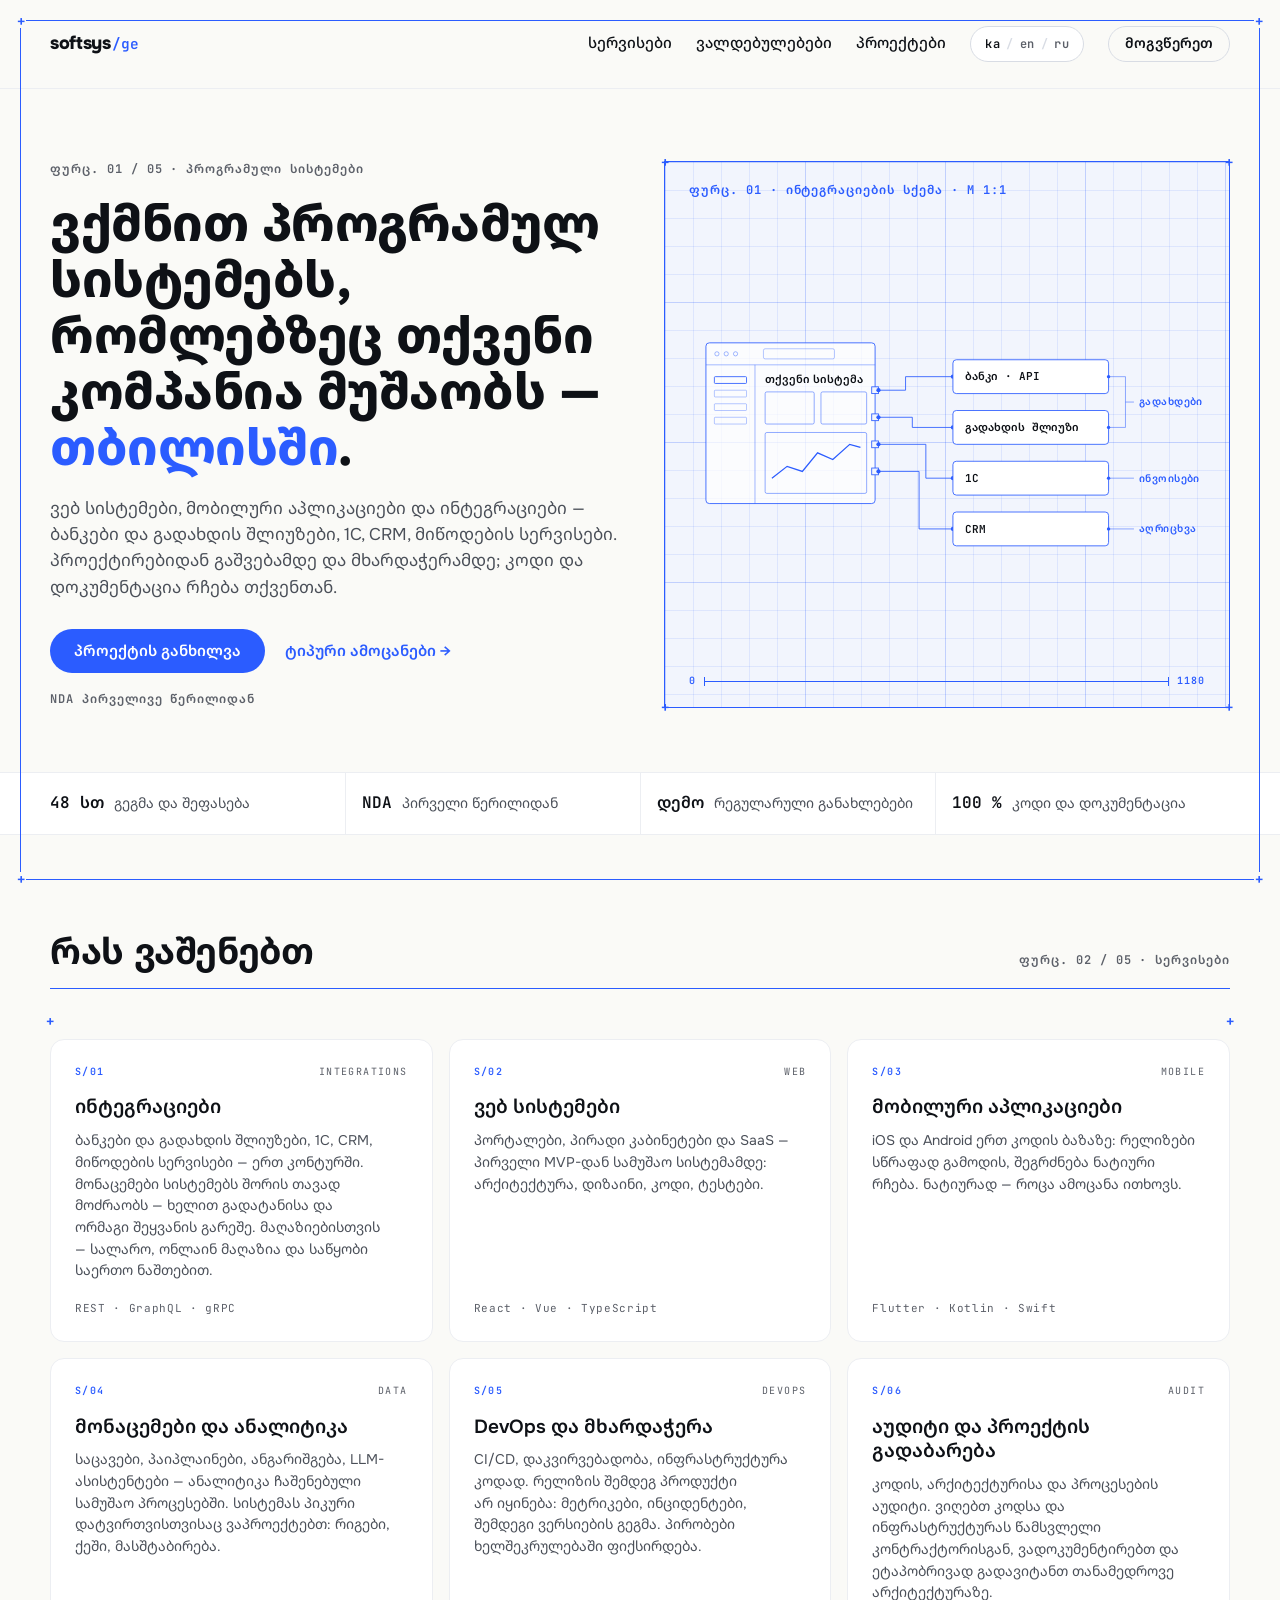
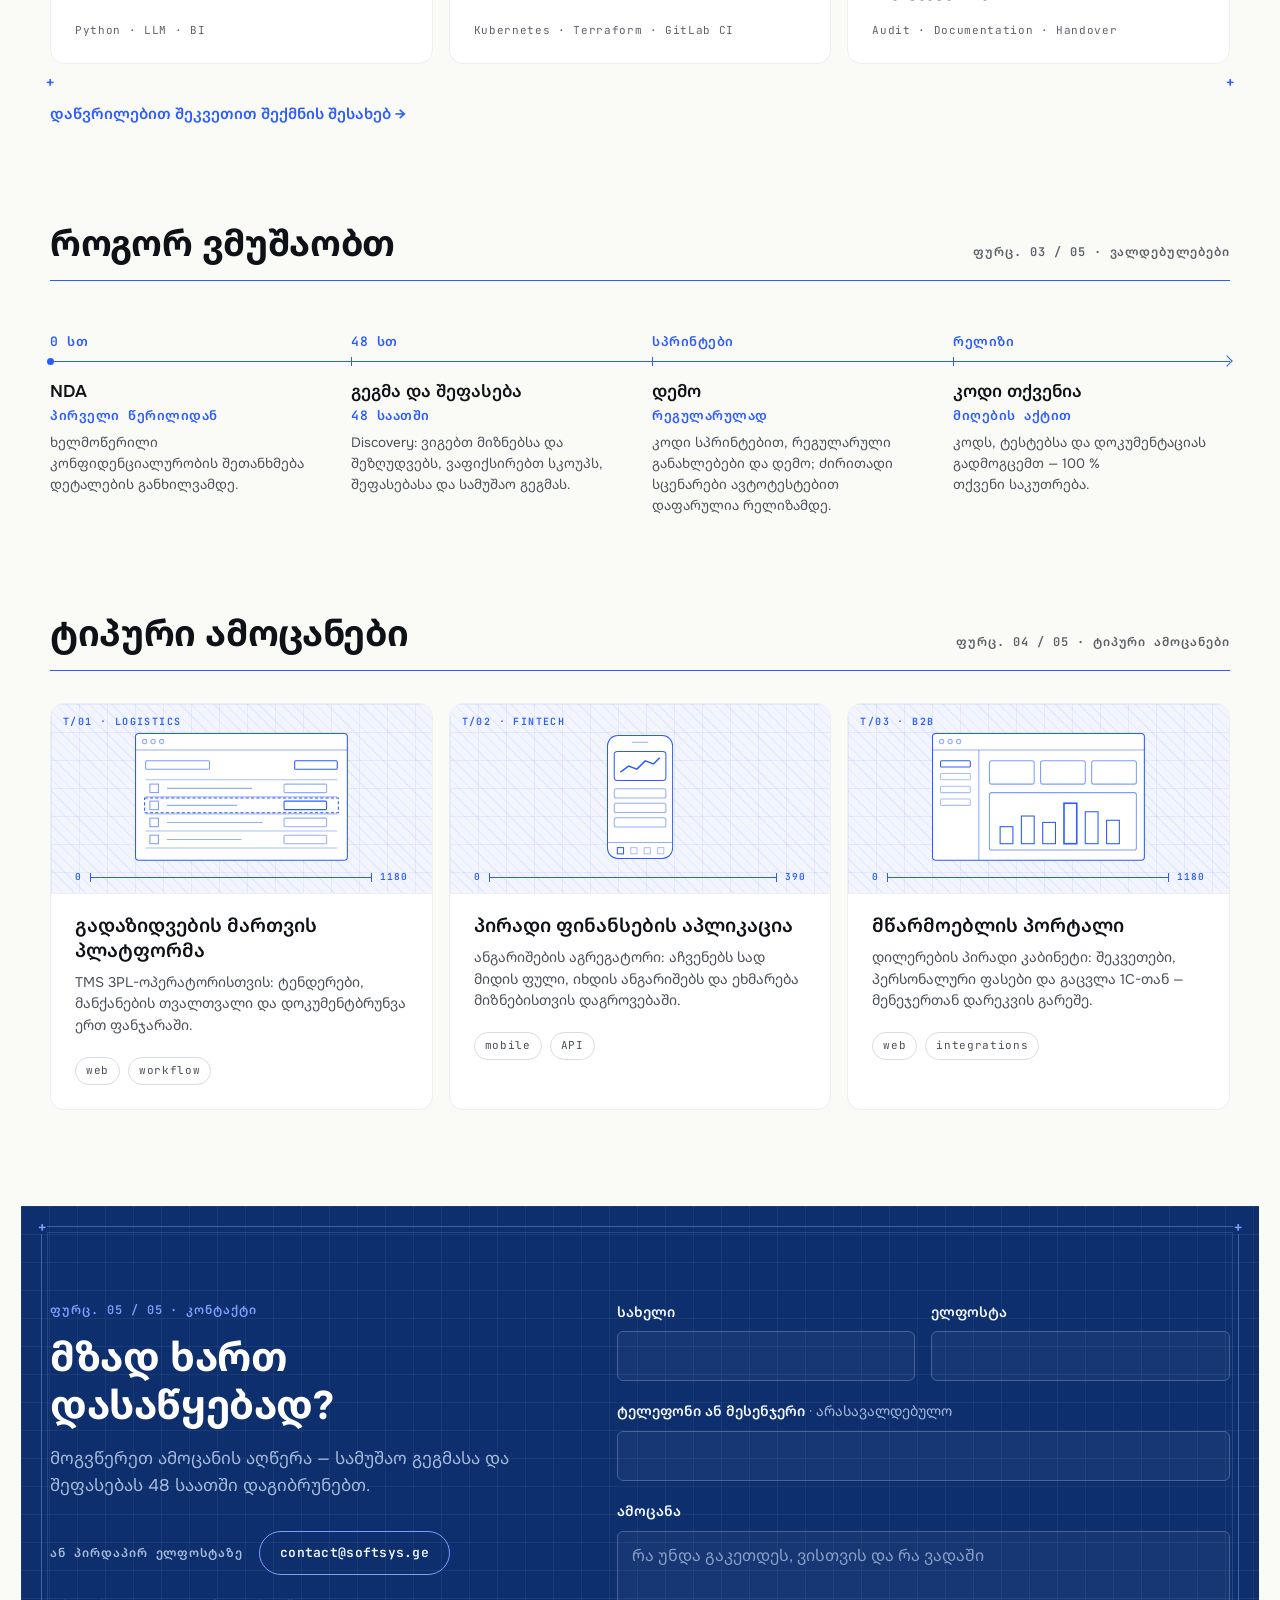
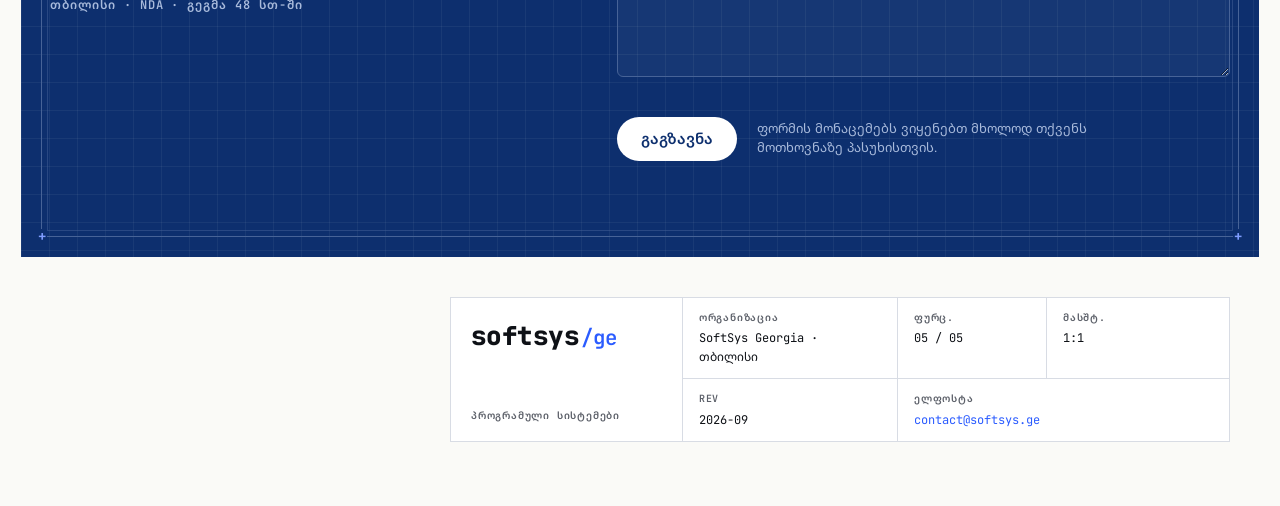
<file: index.html>
<!doctype html>
<html lang="ka">
<head>
<meta charset="UTF-8">
<meta name="viewport" content="width=device-width,initial-scale=1">
<link rel="icon" type="image/svg+xml" href="/favicon.svg">
<!--seo:start-->
<title>პროგრამული სისტემები ბიზნესისთვის — SoftSys Georgia</title>
<meta name="description" content="ვებ სისტემები, მობილური აპლიკაციები და ინტეგრაციები კომპანიებისთვის საქართველოში. გეგმა და შეფასება 48 საათში, NDA პირველი წერილიდან, კოდი თქვენია.">
<meta name="robots" content="index,follow,max-image-preview:large">
<link rel="canonical" href="https://www.softsys.ge/">
<link rel="alternate" hreflang="ka" href="https://www.softsys.ge/">
<link rel="alternate" hreflang="en" href="https://www.softsys.ge/en/">
<link rel="alternate" hreflang="ru" href="https://www.softsys.ge/ru/">
<link rel="alternate" hreflang="x-default" href="https://www.softsys.ge/">
<meta name="theme-color" content="#2B5CFF">
<meta property="og:type" content="website">
<meta property="og:site_name" content="SoftSys Georgia">
<meta property="og:title" content="პროგრამული სისტემები ბიზნესისთვის — SoftSys Georgia">
<meta property="og:description" content="ვებ სისტემები, მობილური აპლიკაციები და ინტეგრაციები კომპანიებისთვის საქართველოში. გეგმა და შეფასება 48 საათში, NDA პირველი წერილიდან, კოდი თქვენია.">
<meta property="og:url" content="https://www.softsys.ge/">
<meta property="og:locale" content="ka_GE">
<meta property="og:locale:alternate" content="en_US">
<meta property="og:locale:alternate" content="ru_RU">
<meta property="og:image" content="https://www.softsys.ge/og-ka.png">
<meta property="og:image:width" content="1200">
<meta property="og:image:height" content="630">
<meta property="og:image:alt" content="პროგრამული სისტემები თქვენი კომპანიისთვის">
<meta name="twitter:card" content="summary_large_image">
<meta name="twitter:title" content="პროგრამული სისტემები ბიზნესისთვის — SoftSys Georgia">
<meta name="twitter:description" content="ვებ სისტემები, მობილური აპლიკაციები და ინტეგრაციები კომპანიებისთვის საქართველოში. გეგმა და შეფასება 48 საათში, NDA პირველი წერილიდან, კოდი თქვენია.">
<meta name="twitter:image" content="https://www.softsys.ge/og-ka.png">
<script type="application/ld+json">{"@context":"https://schema.org","@graph":[{"@type":"Organization","@id":"https://www.softsys.ge/#organization","name":"SoftSys Georgia","url":"https://www.softsys.ge/","email":"contact@softsys.ge","address":{"@type":"PostalAddress","addressLocality":"Tbilisi","addressCountry":"GE"},"contactPoint":{"@type":"ContactPoint","email":"contact@softsys.ge","contactType":"customer service","availableLanguage":["ka","en","ru"]}},{"@type":"WebSite","@id":"https://www.softsys.ge/#website","name":"SoftSys Georgia","url":"https://www.softsys.ge/","inLanguage":["ka","en","ru"],"publisher":{"@id":"https://www.softsys.ge/#organization"}},{"@type":"WebPage","@id":"https://www.softsys.ge/","url":"https://www.softsys.ge/","name":"პროგრამული სისტემები ბიზნესისთვის — SoftSys Georgia","description":"ვებ სისტემები, მობილური აპლიკაციები და ინტეგრაციები კომპანიებისთვის საქართველოში. გეგმა და შეფასება 48 საათში, NDA პირველი წერილიდან, კოდი თქვენია.","inLanguage":"ka","isPartOf":{"@id":"https://www.softsys.ge/#website"},"about":{"@id":"https://www.softsys.ge/#organization"}}]}</script>
<link rel="preload" as="font" type="font/woff2" crossorigin href="/assets/noto-sans-georgian-georgian-wght-normal-DxXCh91f.woff2">
<link rel="preload" as="font" type="font/woff2" crossorigin href="/assets/onest-latin-wght-normal-Dun_Rd-l.woff2">
<link rel="preload" as="font" type="font/woff2" crossorigin href="/assets/jetbrains-mono-latin-wght-normal-B9CIFXIH.woff2"><!--seo:end-->
  <script type="module" crossorigin src="/assets/index-UIykL-1g.js"></script>
  <link rel="stylesheet" crossorigin href="/assets/index-CJi5grqj.css">
</head>
<body>
<div id="app"><div class="sheet"><a class="skip-link" href="#main">გადასვლა შინაარსზე</a><div class="sheet-frame" aria-hidden="true"><i class="mark tl">+</i><i class="mark tr">+</i><i class="mark bl">+</i><i class="mark br">+</i></div><header class="site-header"><nav class="site-nav container" aria-label="მთავარი ნავიგაცია"><a class="wordmark" href="#top">softsys<span>/ge</span></a><button class="menu-toggle" type="button" aria-label="მენიუ" aria-expanded="false" aria-controls="primary-menu"><svg width="24" height="24" viewBox="0 0 24 24" fill="none" stroke="currentColor" stroke-width="1.5" aria-hidden="true"><path d="M3 7h18M3 12h18M3 17h18"></path></svg></button><div id="primary-menu" class="nav-links"><!--[--><a href="#services">სერვისები</a><a href="#commitments">ვალდებულებები</a><a href="#builds">პროექტები</a><!--]--><div class="lang-switch" aria-label="ენა"><!--[--><!--[--><!----><a href="/" class="active" aria-current="page" lang="ka" title="ქართული">ka</a><!--]--><!--[--><span class="lang-sep" aria-hidden="true">/</span><a href="/en/" class="" lang="en" title="English">en</a><!--]--><!--[--><span class="lang-sep" aria-hidden="true">/</span><a href="/ru/" class="" lang="ru" title="Русский">ru</a><!--]--><!--]--></div><a class="btn btn-secondary nav-cta" href="#contact">მოგვწერეთ</a></div></nav></header><main id="main"><!--[--><section id="top" class="hero container"><div class="hero-text"><div class="label">ფურც. 01 / 05 · პროგრამული სისტემები</div><h1>ვქმნით პროგრამულ სისტემებს, რომლებზეც თქვენი კომპანია მუშაობს — <em>თბილისში</em>.</h1><p class="sub">ვებ სისტემები, მობილური აპლიკაციები და ინტეგრაციები — ბანკები და გადახდის შლიუზები, 1C, CRM, მიწოდების სერვისები. პროექტირებიდან გაშვებამდე და მხარდაჭერამდე; კოდი და დოკუმენტაცია რჩება თქვენთან.</p><div class="actions"><a class="btn btn-primary" href="#contact">პროექტის განხილვა</a><a class="text-link" href="#builds">ტიპური ამოცანები →</a></div><div class="label note">NDA პირველივე წერილიდან</div></div><figure class="scheme" role="img" aria-label="ინტეგრაციების სქემა: თქვენი სისტემა, ბანკის API, გადახდის შლიუზი, 1C და CRM"><div class="corner-marks" aria-hidden="true"><i>+</i><i>+</i><i>+</i><i>+</i></div><div class="label scheme-label"><span class="desktop-only">ფურც. 01 · ინტეგრაციების სქემა · M 1:1</span><span class="mobile-only">ფურც. 01 · სქემა · M 1:1</span></div><svg class="scheme-svg desktop-only" viewBox="0 0 610 300" fill="none" aria-hidden="true"><rect class="draw" x="20" y="40" width="200" height="190" rx="4" fill="#FFFFFF" fill-opacity=".7" stroke="#2B5CFF" stroke-dasharray="782" stroke-dashoffset="782" style="animation-delay:.1s;animation-duration:1.1s;"></rect><path d="M20 66 H220" stroke="#2B5CFF" stroke-opacity=".5"></path><circle cx="33" cy="53" r="2.5" stroke="#2B5CFF" stroke-opacity=".5"></circle><circle cx="44" cy="53" r="2.5" stroke="#2B5CFF" stroke-opacity=".5"></circle><circle cx="55" cy="53" r="2.5" stroke="#2B5CFF" stroke-opacity=".5"></circle><rect x="88" y="47" width="84" height="12" rx="2" stroke="#2B5CFF" stroke-opacity=".4"></rect><path d="M78 66 V230" stroke="#2B5CFF" stroke-opacity=".5"></path><rect x="30" y="80" width="38" height="8" rx="1" stroke="#2B5CFF"></rect><rect x="30" y="96" width="38" height="8" rx="1" stroke="#2B5CFF" stroke-opacity=".4"></rect><rect x="30" y="112" width="38" height="8" rx="1" stroke="#2B5CFF" stroke-opacity=".4"></rect><rect x="30" y="128" width="38" height="8" rx="1" stroke="#2B5CFF" stroke-opacity=".4"></rect><text class="sys" x="90" y="88">თქვენი სისტემა</text><rect x="90" y="98" width="58" height="38" rx="2" stroke="#2B5CFF" stroke-opacity=".6"></rect><rect x="156" y="98" width="54" height="38" rx="2" stroke="#2B5CFF" stroke-opacity=".6"></rect><rect x="90" y="146" width="120" height="72" rx="2" stroke="#2B5CFF" stroke-opacity=".6"></rect><path class="draw" d="M98 200 L116 186 L134 192 L152 170 L170 178 L190 160 L204 164" stroke="#2B5CFF" stroke-width="1.5" stroke-dasharray="130" stroke-dashoffset="130" style="animation-delay:.9s;"></path><rect x="216" y="92" width="8" height="8" fill="#F2F5FD" stroke="#2B5CFF"></rect><rect x="216" y="124" width="8" height="8" fill="#F2F5FD" stroke="#2B5CFF"></rect><rect x="216" y="156" width="8" height="8" fill="#F2F5FD" stroke="#2B5CFF"></rect><rect x="216" y="188" width="8" height="8" fill="#F2F5FD" stroke="#2B5CFF"></rect><path class="draw" d="M224 96 H256 V80 H312" stroke="#2B5CFF" stroke-dasharray="106" stroke-dashoffset="106" style="animation-delay:1s;"></path><path class="draw" d="M224 128 H264 V140 H312" stroke="#2B5CFF" stroke-dasharray="102" stroke-dashoffset="102" style="animation-delay:1.15s;"></path><path class="draw" d="M224 160 H280 V200 H312" stroke="#2B5CFF" stroke-dasharray="130" stroke-dashoffset="130" style="animation-delay:1.3s;"></path><path class="draw" d="M224 192 H272 V260 H312" stroke="#2B5CFF" stroke-dasharray="158" stroke-dashoffset="158" style="animation-delay:1.45s;"></path><g fill="#2B5CFF"><circle cx="224" cy="96" r="2.5"></circle><circle cx="224" cy="128" r="2.5"></circle><circle cx="224" cy="160" r="2.5"></circle><circle cx="224" cy="192" r="2.5"></circle><circle cx="312" cy="80" r="2.5"></circle><circle cx="312" cy="140" r="2.5"></circle><circle cx="312" cy="200" r="2.5"></circle><circle cx="312" cy="260" r="2.5"></circle></g><rect class="draw" x="312" y="60" width="184" height="40" rx="4" fill="#FFFFFF" stroke="#2B5CFF" stroke-dasharray="450" stroke-dashoffset="450" style="animation-delay:1.3s;"></rect><rect class="draw" x="312" y="120" width="184" height="40" rx="4" fill="#FFFFFF" stroke="#2B5CFF" stroke-dasharray="450" stroke-dashoffset="450" style="animation-delay:1.45s;"></rect><rect class="draw" x="312" y="180" width="184" height="40" rx="4" fill="#FFFFFF" stroke="#2B5CFF" stroke-dasharray="450" stroke-dashoffset="450" style="animation-delay:1.6s;"></rect><rect class="draw" x="312" y="240" width="184" height="40" rx="4" fill="#FFFFFF" stroke="#2B5CFF" stroke-dasharray="450" stroke-dashoffset="450" style="animation-delay:1.75s;"></rect><g class="node"><text x="326" y="84.5">ბანკი · API</text><text x="326" y="144.5">გადახდის შლიუზი</text><text x="326" y="204.5">1C</text><text x="326" y="264.5">CRM</text></g><g class="fade" stroke="#2B5CFF" stroke-opacity=".6" style="animation-delay:2.1s;"><path d="M496 80 H516 V140 H496 M516 110 H526"></path><path d="M496 200 H526"></path><path d="M496 260 H526"></path><g fill="#2B5CFF" stroke="none"><circle cx="496" cy="80" r="2"></circle><circle cx="496" cy="140" r="2"></circle><circle cx="496" cy="200" r="2"></circle><circle cx="496" cy="260" r="2"></circle></g></g><g class="fade callout" style="animation-delay:2.2s;"><text x="532" y="114">გადახდები</text><text x="532" y="204">ინვოისები</text><text x="532" y="264">აღრიცხვა</text></g></svg><svg class="scheme-svg mobile-only" viewBox="0 0 330 420" fill="none" aria-hidden="true"><rect class="draw" x="10" y="10" width="310" height="150" rx="4" fill="#FFFFFF" fill-opacity=".7" stroke="#2B5CFF" stroke-dasharray="922" stroke-dashoffset="922" style="animation-delay:.1s;animation-duration:1.1s;"></rect><path d="M10 34 H320" stroke="#2B5CFF" stroke-opacity=".5"></path><circle cx="22" cy="22" r="2" stroke="#2B5CFF" stroke-opacity=".5"></circle><circle cx="31" cy="22" r="2" stroke="#2B5CFF" stroke-opacity=".5"></circle><circle cx="40" cy="22" r="2" stroke="#2B5CFF" stroke-opacity=".5"></circle><rect x="110" y="16" width="110" height="11" rx="2" stroke="#2B5CFF" stroke-opacity=".4"></rect><path d="M76 34 V160" stroke="#2B5CFF" stroke-opacity=".5"></path><rect x="18" y="46" width="48" height="7" rx="1" stroke="#2B5CFF"></rect><rect x="18" y="60" width="48" height="7" rx="1" stroke="#2B5CFF" stroke-opacity=".4"></rect><rect x="18" y="74" width="48" height="7" rx="1" stroke="#2B5CFF" stroke-opacity=".4"></rect><rect x="18" y="88" width="48" height="7" rx="1" stroke="#2B5CFF" stroke-opacity=".4"></rect><text class="sys" x="88" y="52">თქვენი სისტემა</text><rect x="88" y="60" width="104" height="30" rx="2" stroke="#2B5CFF" stroke-opacity=".6"></rect><rect x="200" y="60" width="108" height="30" rx="2" stroke="#2B5CFF" stroke-opacity=".6"></rect><rect x="88" y="98" width="220" height="52" rx="2" stroke="#2B5CFF" stroke-opacity=".6"></rect><path class="draw" d="M96 140 L128 128 L160 134 L192 116 L224 122 L256 106 L300 110" stroke="#2B5CFF" stroke-width="1.5" stroke-dasharray="220" stroke-dashoffset="220" style="animation-delay:.9s;"></path><rect x="161" y="156" width="8" height="8" fill="#F2F5FD" stroke="#2B5CFF"></rect><path class="draw" d="M165 164 V180 H24 V388" stroke="#2B5CFF" stroke-dasharray="368" stroke-dashoffset="368" style="animation-delay:1s;animation-duration:1s;"></path><g stroke="#2B5CFF"><path d="M24 220 H40"></path><path d="M24 276 H40"></path><path d="M24 332 H40"></path><path d="M24 388 H40"></path></g><g fill="#2B5CFF"><circle cx="165" cy="164" r="2.5"></circle><circle cx="40" cy="220" r="2.5"></circle><circle cx="40" cy="276" r="2.5"></circle><circle cx="40" cy="332" r="2.5"></circle><circle cx="40" cy="388" r="2.5"></circle></g><rect class="draw" x="40" y="200" width="250" height="40" rx="4" fill="#FFFFFF" stroke="#2B5CFF" stroke-dasharray="582" stroke-dashoffset="582" style="animation-delay:1.3s;"></rect><rect class="draw" x="40" y="256" width="250" height="40" rx="4" fill="#FFFFFF" stroke="#2B5CFF" stroke-dasharray="582" stroke-dashoffset="582" style="animation-delay:1.45s;"></rect><rect class="draw" x="40" y="312" width="250" height="40" rx="4" fill="#FFFFFF" stroke="#2B5CFF" stroke-dasharray="582" stroke-dashoffset="582" style="animation-delay:1.6s;"></rect><rect class="draw" x="40" y="368" width="250" height="40" rx="4" fill="#FFFFFF" stroke="#2B5CFF" stroke-dasharray="582" stroke-dashoffset="582" style="animation-delay:1.75s;"></rect><g class="node"><text x="54" y="224.5">ბანკი · API</text><text x="54" y="280.5">გადახდის შლიუზი</text><text x="54" y="336.5">1C</text><text x="54" y="392.5">CRM</text></g></svg><div class="dim" aria-hidden="true"><span>0</span><i></i><span class="desktop-only">1180</span><span class="mobile-only">390</span></div></figure></section><section class="strip" aria-label="SoftSys"><div class="container strip-grid"><!--[--><div class="strip-item"><b>48 სთ</b><span>გეგმა და შეფასება</span></div><div class="strip-item"><b>NDA</b><span>პირველი წერილიდან</span></div><div class="strip-item"><b>დემო</b><span>რეგულარული განახლებები</span></div><div class="strip-item"><b>100 %</b><span>კოდი და დოკუმენტაცია</span></div><!--]--></div></section><section id="services" class="section container"><div class="section-head"><h2>რას ვაშენებთ</h2><div class="label">ფურც. 02 / 05 · სერვისები</div></div><div class="cropped"><div class="corner-marks" aria-hidden="true"><i>+</i><i>+</i><i>+</i><i>+</i></div><div class="cards"><!--[--><article class="card"><div class="card-head"><span class="code">S/01</span><span class="cat">INTEGRATIONS</span></div><h3>ინტეგრაციები</h3><p>ბანკები და გადახდის შლიუზები, 1C, CRM, მიწოდების სერვისები — ერთ კონტურში. მონაცემები სისტემებს შორის თავად მოძრაობს — ხელით გადატანისა და ორმაგი შეყვანის გარეშე. მაღაზიებისთვის — სალარო, ონლაინ მაღაზია და საწყობი საერთო ნაშთებით.</p><div class="tech">REST · GraphQL · gRPC</div></article><article class="card"><div class="card-head"><span class="code">S/02</span><span class="cat">WEB</span></div><h3>ვებ სისტემები</h3><p>პორტალები, პირადი კაბინეტები და SaaS — პირველი MVP-დან სამუშაო სისტემამდე: არქიტექტურა, დიზაინი, კოდი, ტესტები.</p><div class="tech">React · Vue · TypeScript</div></article><article class="card"><div class="card-head"><span class="code">S/03</span><span class="cat">MOBILE</span></div><h3>მობილური აპლიკაციები</h3><p>iOS და Android ერთ კოდის ბაზაზე: რელიზები სწრაფად გამოდის, შეგრძნება ნატიური რჩება. ნატიურად — როცა ამოცანა ითხოვს.</p><div class="tech">Flutter · Kotlin · Swift</div></article><article class="card"><div class="card-head"><span class="code">S/04</span><span class="cat">DATA</span></div><h3>მონაცემები და ანალიტიკა</h3><p>საცავები, პაიპლაინები, ანგარიშგება, LLM-ასისტენტები — ანალიტიკა ჩაშენებული სამუშაო პროცესებში. სისტემას პიკური დატვირთვისთვისაც ვაპროექტებთ: რიგები, ქეში, მასშტაბირება.</p><div class="tech">Python · LLM · BI</div></article><article class="card"><div class="card-head"><span class="code">S/05</span><span class="cat">DEVOPS</span></div><h3>DevOps და მხარდაჭერა</h3><p>CI/CD, დაკვირვებადობა, ინფრასტრუქტურა კოდად. რელიზის შემდეგ პროდუქტი არ იყინება: მეტრიკები, ინციდენტები, შემდეგი ვერსიების გეგმა. პირობები ხელშეკრულებაში ფიქსირდება.</p><div class="tech">Kubernetes · Terraform · GitLab CI</div></article><article class="card"><div class="card-head"><span class="code">S/06</span><span class="cat">AUDIT</span></div><h3>აუდიტი და პროექტის გადაბარება</h3><p>კოდის, არქიტექტურისა და პროცესების აუდიტი. ვიღებთ კოდსა და ინფრასტრუქტურას წამსვლელი კონტრაქტორისგან, ვადოკუმენტირებთ და ეტაპობრივად გადავიტანთ თანამედროვე არქიტექტურაზე.</p><div class="tech">Audit · Documentation · Handover</div></article><!--]--></div></div><p class="more"><a class="text-link" href="/software-development/">დაწვრილებით შეკვეთით შექმნის შესახებ →</a></p></section><section id="commitments" class="section container"><div class="section-head"><h2>როგორ ვმუშაობთ</h2><div class="label">ფურც. 03 / 05 · ვალდებულებები</div></div><ol class="chain"><!--[--><li class="point"><div class="tick" aria-hidden="true"><b>0 სთ</b></div><h3>NDA</h3><div class="q">პირველი წერილიდან</div><p>ხელმოწერილი კონფიდენციალურობის შეთანხმება დეტალების განხილვამდე.</p></li><li class="point"><div class="tick" aria-hidden="true"><b>48 სთ</b></div><h3>გეგმა და შეფასება</h3><div class="q">48 საათში</div><p>Discovery: ვიგებთ მიზნებსა და შეზღუდვებს, ვაფიქსირებთ სკოუპს, შეფასებასა და სამუშაო გეგმას.</p></li><li class="point"><div class="tick" aria-hidden="true"><b>სპრინტები</b></div><h3>დემო</h3><div class="q">რეგულარულად</div><p>კოდი სპრინტებით, რეგულარული განახლებები და დემო; ძირითადი სცენარები ავტოტესტებით დაფარულია რელიზამდე.</p></li><li class="last point"><div class="tick" aria-hidden="true"><b>რელიზი</b></div><h3>კოდი თქვენია</h3><div class="q">მიღების აქტით</div><p>კოდს, ტესტებსა და დოკუმენტაციას გადმოგცემთ — 100 % თქვენი საკუთრება.</p></li><!--]--></ol></section><section id="builds" class="section container"><div class="section-head"><h2>ტიპური ამოცანები</h2><div class="label">ფურც. 04 / 05 · ტიპური ამოცანები</div></div><div class="builds"><!--[--><article class="build"><div class="preview" aria-hidden="true"><span class="code">T/01 · LOGISTICS</span><svg class="wire wide" viewBox="0 0 200 120" fill="none" stroke="#2B5CFF"><rect x=".5" y=".5" width="199" height="119" rx="3" fill="#FFFFFF"></rect><path d="M.5 16 H199.5" stroke-opacity=".5"></path><circle cx="9" cy="8" r="2" stroke-opacity=".5"></circle><circle cx="17" cy="8" r="2" stroke-opacity=".5"></circle><circle cx="25" cy="8" r="2" stroke-opacity=".5"></circle><rect x="10" y="26" width="60" height="8" rx="1" stroke-opacity=".6"></rect><rect x="150" y="26" width="40" height="8" rx="1"></rect><path d="M10 44 H190 M10 60 H190 M10 76 H190 M10 92 H190 M10 108 H190" stroke-opacity=".4"></path><rect x="14" y="48" width="8" height="8" stroke-opacity=".6"></rect><rect x="14" y="64" width="8" height="8" stroke-opacity=".6"></rect><rect x="14" y="80" width="8" height="8" stroke-opacity=".6"></rect><rect x="14" y="96" width="8" height="8" stroke-opacity=".6"></rect><path d="M30 52 H110 M30 68 H96 M30 84 H120 M30 100 H100" stroke-opacity=".5"></path><rect x="140" y="48" width="40" height="8" rx="1" stroke-opacity=".5"></rect><rect x="140" y="80" width="40" height="8" rx="1" stroke-opacity=".5"></rect><rect x="9" y="61" width="182" height="14" stroke-dasharray="3 2"></rect><rect x="140" y="64" width="40" height="8" rx="1"></rect><rect x="140" y="96" width="40" height="8" rx="1" stroke-opacity=".5"></rect></svg><div class="dim small"><span>0</span><i></i><span>1180</span></div></div><div class="build-body"><h3>გადაზიდვების მართვის პლატფორმა</h3><p>TMS 3PL-ოპერატორისთვის: ტენდერები, მანქანების თვალთვალი და დოკუმენტბრუნვა ერთ ფანჯარაში.</p><div class="chips"><!--[--><span class="chip">web</span><span class="chip">workflow</span><!--]--></div></div></article><article class="build"><div class="preview" aria-hidden="true"><span class="code">T/02 · FINTECH</span><svg class="wire tall" viewBox="0 0 64 120" fill="none" stroke="#2B5CFF"><rect x=".5" y=".5" width="63" height="119" rx="10" fill="#FFFFFF"></rect><path d="M24 7 H40" stroke-opacity=".5"></path><rect x="7" y="16" width="50" height="28" rx="3"></rect><path d="M13 36 L21 30 L29 33 L37 25 L45 28 L51 22" stroke-width="1.5"></path><rect x="7" y="52" width="50" height="9" rx="2" stroke-opacity=".5"></rect><rect x="7" y="66" width="50" height="9" rx="2" stroke-opacity=".5"></rect><rect x="7" y="80" width="50" height="9" rx="2" stroke-opacity=".5"></rect><path d="M.5 104 H63.5" stroke-opacity=".5"></path><rect x="10" y="109" width="6" height="6"></rect><rect x="23" y="109" width="6" height="6" stroke-opacity=".4"></rect><rect x="36" y="109" width="6" height="6" stroke-opacity=".4"></rect><rect x="49" y="109" width="6" height="6" stroke-opacity=".4"></rect></svg><div class="dim small"><span>0</span><i></i><span>390</span></div></div><div class="build-body"><h3>პირადი ფინანსების აპლიკაცია</h3><p>ანგარიშების აგრეგატორი: აჩვენებს სად მიდის ფული, იხდის ანგარიშებს და ეხმარება მიზნებისთვის დაგროვებაში.</p><div class="chips"><!--[--><span class="chip">mobile</span><span class="chip">API</span><!--]--></div></div></article><article class="build"><div class="preview" aria-hidden="true"><span class="code">T/03 · B2B</span><svg class="wire wide" viewBox="0 0 200 120" fill="none" stroke="#2B5CFF"><rect x=".5" y=".5" width="199" height="119" rx="3" fill="#FFFFFF"></rect><path d="M.5 16 H199.5" stroke-opacity=".5"></path><circle cx="9" cy="8" r="2" stroke-opacity=".5"></circle><circle cx="17" cy="8" r="2" stroke-opacity=".5"></circle><circle cx="25" cy="8" r="2" stroke-opacity=".5"></circle><path d="M44 16 V119.5" stroke-opacity=".5"></path><rect x="8" y="26" width="28" height="6" rx="1"></rect><rect x="8" y="38" width="28" height="6" rx="1" stroke-opacity=".4"></rect><rect x="8" y="50" width="28" height="6" rx="1" stroke-opacity=".4"></rect><rect x="8" y="62" width="28" height="6" rx="1" stroke-opacity=".4"></rect><rect x="54" y="26" width="42" height="22" rx="2" stroke-opacity=".6"></rect><rect x="102" y="26" width="42" height="22" rx="2" stroke-opacity=".6"></rect><rect x="150" y="26" width="42" height="22" rx="2" stroke-opacity=".6"></rect><rect x="54" y="56" width="138" height="54" rx="2" stroke-opacity=".6"></rect><rect x="64" y="88" width="12" height="16"></rect><rect x="84" y="78" width="12" height="26"></rect><rect x="104" y="84" width="12" height="20"></rect><rect x="124" y="66" width="12" height="38" stroke-width="1.5"></rect><rect x="144" y="74" width="12" height="30"></rect><rect x="164" y="82" width="12" height="22"></rect></svg><div class="dim small"><span>0</span><i></i><span>1180</span></div></div><div class="build-body"><h3>მწარმოებლის პორტალი</h3><p>დილერების პირადი კაბინეტი: შეკვეთები, პერსონალური ფასები და გაცვლა 1C-თან — მენეჯერთან დარეკვის გარეშე.</p><div class="chips"><!--[--><span class="chip">web</span><span class="chip">integrations</span><!--]--></div></div></article><!--]--></div></section><!--]--><section id="contact" class="contact"><div class="bp-grid" aria-hidden="true"></div><div class="bp-frame" aria-hidden="true"><i class="mark tl">+</i><i class="mark tr">+</i><i class="mark bl">+</i><i class="mark br">+</i></div><div class="bp-frame inner" aria-hidden="true"></div><div class="container contact-body"><div class="contact-intro"><div class="label">ფურც. 05 / 05 · კონტაქტი</div><h2>მზად ხართ დასაწყებად?</h2><p>მოგვწერეთ ამოცანის აღწერა — სამუშაო გეგმასა და შეფასებას 48 საათში დაგიბრუნებთ.</p><div class="contact-direct"><span class="label">ან პირდაპირ ელფოსტაზე</span><a class="btn btn-outline mono" href="mailto:contact@softsys.ge">contact@softsys.ge</a></div><div class="label facts">თბილისი · NDA · გეგმა 48 სთ-ში</div></div><div class="contact-form-wrap" aria-live="polite"><!----><form class="contact-form" aria-label="განაცხადის ფორმა" style=""><div class="field"><label for="contact-name">სახელი</label><input id="contact-name" value="" name="name" type="text" autocomplete="name" maxlength="100" required></div><div class="field"><label for="contact-email">ელფოსტა</label><input id="contact-email" value="" name="email" type="email" autocomplete="email" maxlength="200" required></div><div class="field wide"><label for="contact-phone">ტელეფონი ან მესენჯერი <span class="optional">· არასავალდებულო</span></label><input id="contact-phone" value="" name="phone" type="text" autocomplete="tel" maxlength="60"></div><div class="field wide"><label for="contact-message">ამოცანა</label><textarea id="contact-message" name="message" rows="5" minlength="2" maxlength="5000" placeholder="რა უნდა გაკეთდეს, ვისთვის და რა ვადაში" required></textarea></div><div class="hp" aria-hidden="true"><label for="contact-website">Website</label><input id="contact-website" value="" name="website" type="text" tabindex="-1" autocomplete="off"></div><div class="captcha wide"></div><!----><!----><div class="form-foot wide"><button class="btn btn-white" type="submit">გაგზავნა</button><p class="form-consent">ფორმის მონაცემებს ვიყენებთ მხოლოდ თქვენს მოთხოვნაზე პასუხისთვის.</p></div></form></div></div></section></main><footer class="stamp-wrap container"><div class="stamp"><div class="stamp-main"><div class="wordmark large"> softsys<span>/ge</span></div><div class="stamp-tag">პროგრამული სისტემები</div></div><div class="stamp-cell org"><small>ორგანიზაცია</small><span>SoftSys Georgia · თბილისი</span></div><div class="stamp-cell"><small>ფურც.</small><span>05 / 05</span></div><div class="stamp-cell"><small>მასშტ.</small><span>1:1</span></div><div class="stamp-cell"><small>REV</small><span>2026-09</span></div><div class="stamp-cell wide"><small>ელფოსტა</small><a href="mailto:contact@softsys.ge">contact@softsys.ge</a></div></div></footer></div></div>
</body>
</html>
</file>
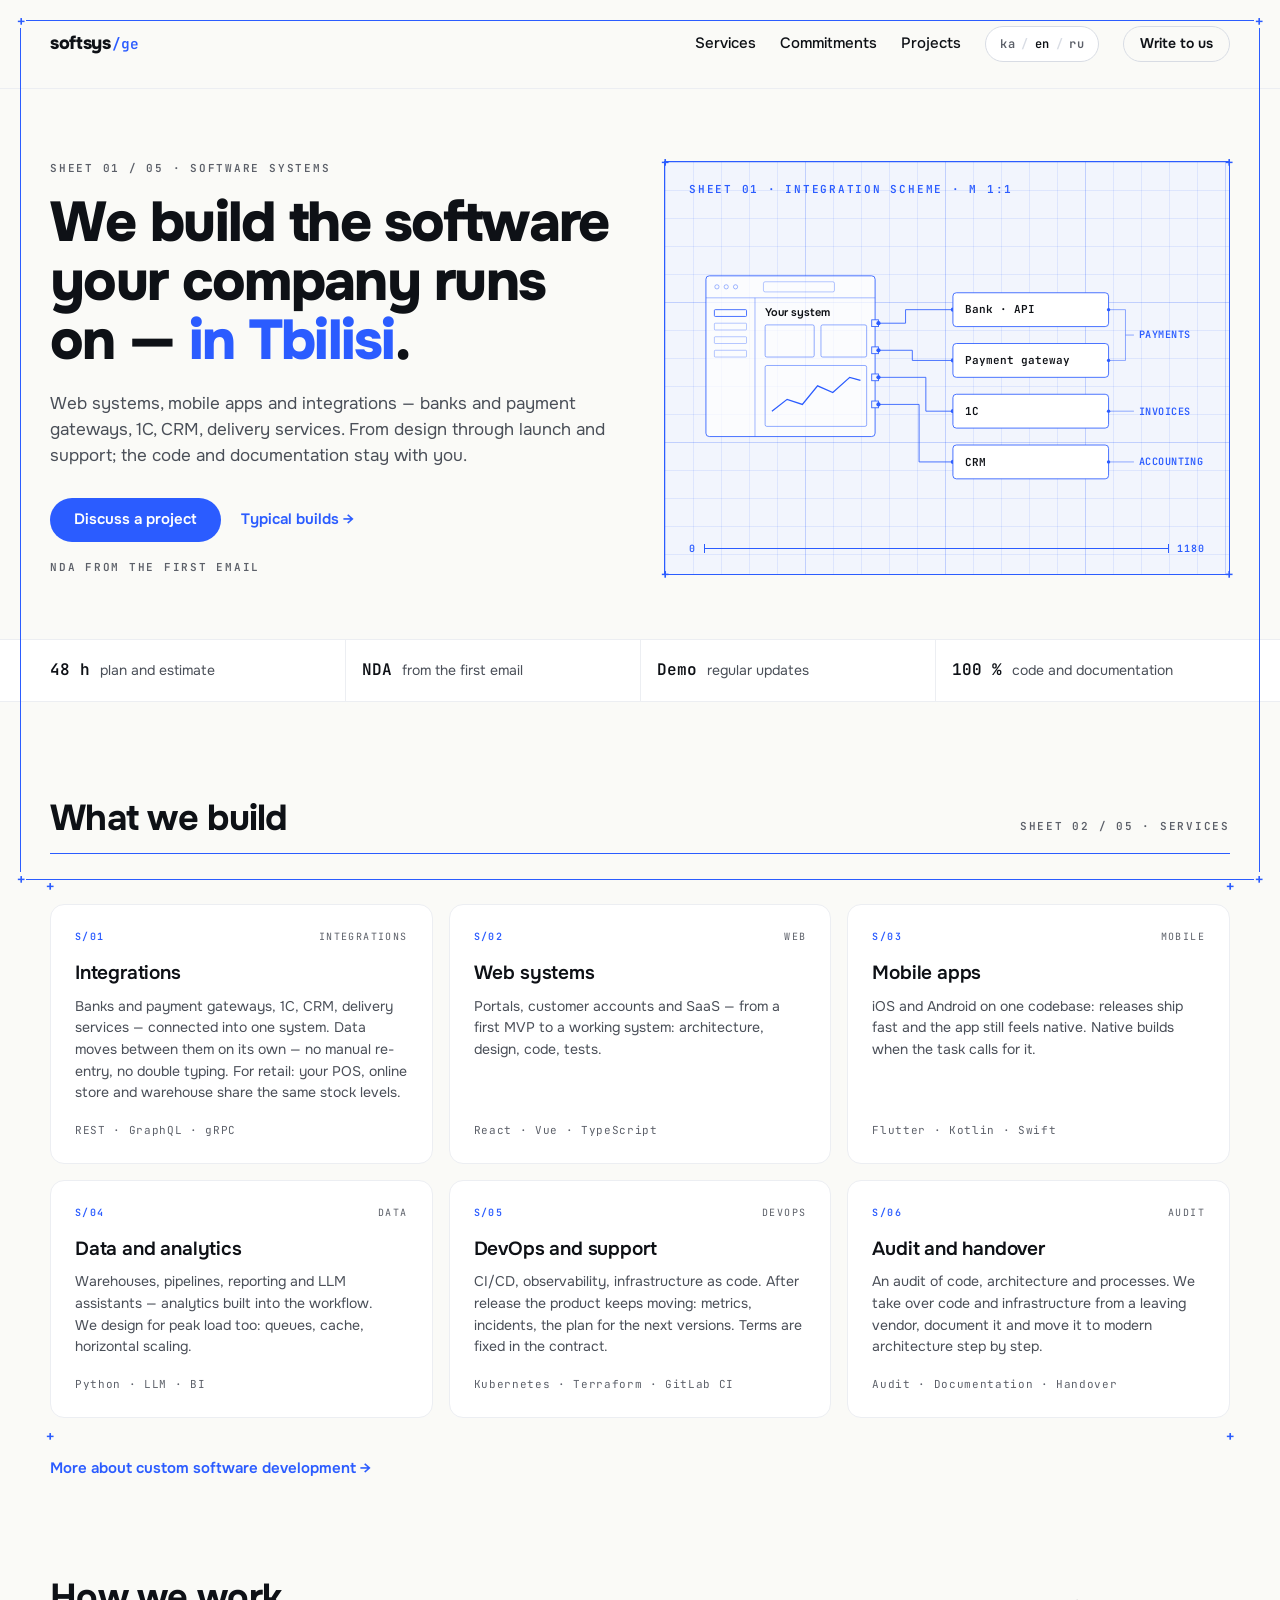
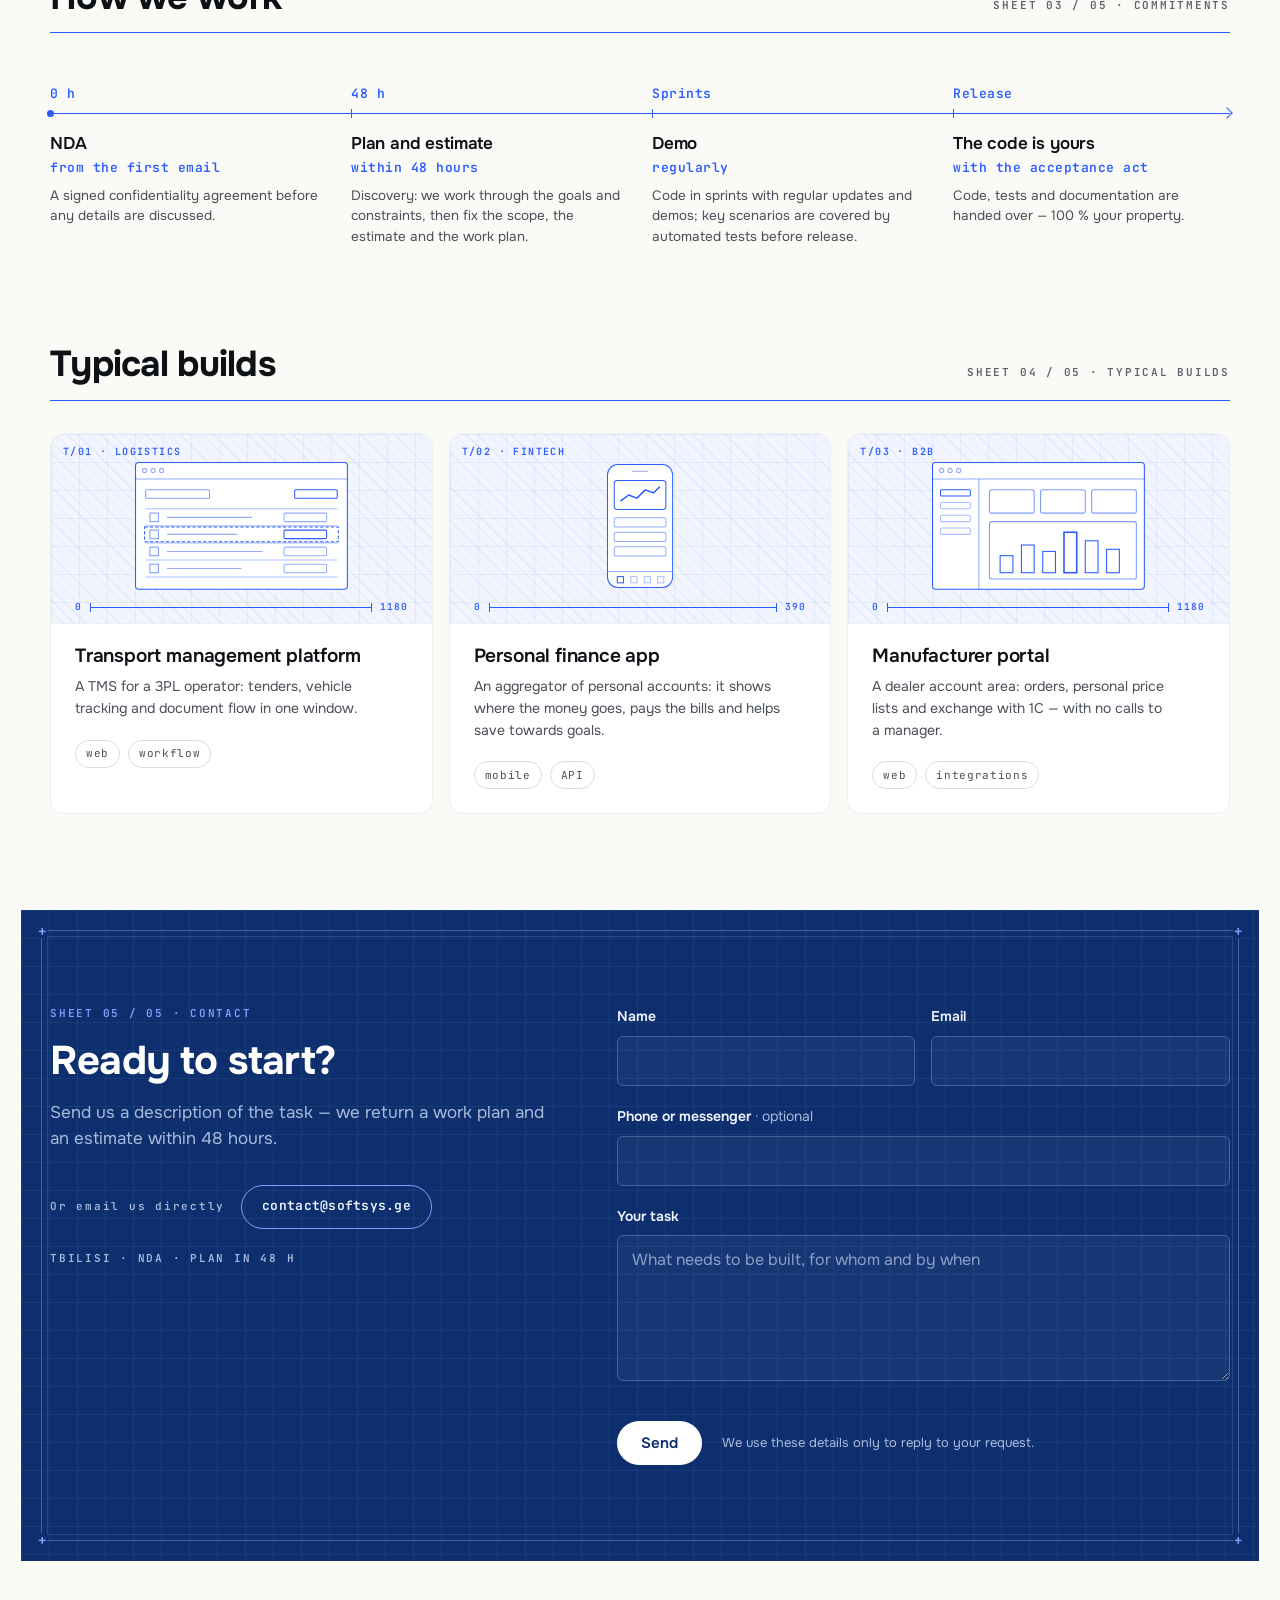
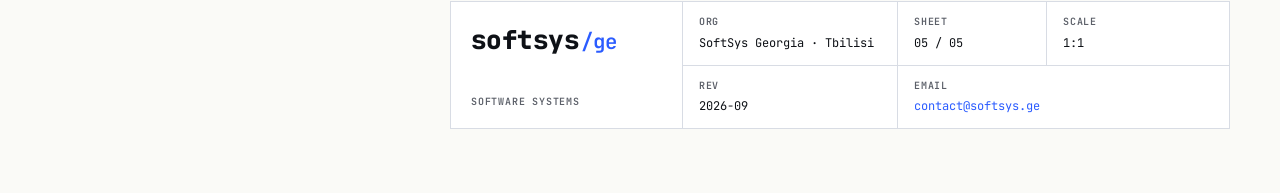
<file: en/index.html>
<!doctype html>
<html lang="en">
<head>
<meta charset="UTF-8">
<meta name="viewport" content="width=device-width,initial-scale=1">
<link rel="icon" type="image/svg+xml" href="/favicon.svg">
<!--seo:start-->
<title>Software systems for business — SoftSys Georgia</title>
<meta name="description" content="Web systems, mobile apps and integrations for companies in Georgia. Plan and estimate within 48 hours, NDA from the first email, the code stays yours.">
<meta name="robots" content="index,follow,max-image-preview:large">
<link rel="canonical" href="https://www.softsys.ge/en/">
<link rel="alternate" hreflang="ka" href="https://www.softsys.ge/">
<link rel="alternate" hreflang="en" href="https://www.softsys.ge/en/">
<link rel="alternate" hreflang="ru" href="https://www.softsys.ge/ru/">
<link rel="alternate" hreflang="x-default" href="https://www.softsys.ge/">
<meta name="theme-color" content="#2B5CFF">
<meta property="og:type" content="website">
<meta property="og:site_name" content="SoftSys Georgia">
<meta property="og:title" content="Software systems for business — SoftSys Georgia">
<meta property="og:description" content="Web systems, mobile apps and integrations for companies in Georgia. Plan and estimate within 48 hours, NDA from the first email, the code stays yours.">
<meta property="og:url" content="https://www.softsys.ge/en/">
<meta property="og:locale" content="en_US">
<meta property="og:locale:alternate" content="ka_GE">
<meta property="og:locale:alternate" content="ru_RU">
<meta property="og:image" content="https://www.softsys.ge/og-en.png">
<meta property="og:image:width" content="1200">
<meta property="og:image:height" content="630">
<meta property="og:image:alt" content="The software your company runs on">
<meta name="twitter:card" content="summary_large_image">
<meta name="twitter:title" content="Software systems for business — SoftSys Georgia">
<meta name="twitter:description" content="Web systems, mobile apps and integrations for companies in Georgia. Plan and estimate within 48 hours, NDA from the first email, the code stays yours.">
<meta name="twitter:image" content="https://www.softsys.ge/og-en.png">
<script type="application/ld+json">{"@context":"https://schema.org","@graph":[{"@type":"Organization","@id":"https://www.softsys.ge/#organization","name":"SoftSys Georgia","url":"https://www.softsys.ge/","email":"contact@softsys.ge","address":{"@type":"PostalAddress","addressLocality":"Tbilisi","addressCountry":"GE"},"contactPoint":{"@type":"ContactPoint","email":"contact@softsys.ge","contactType":"customer service","availableLanguage":["ka","en","ru"]}},{"@type":"WebSite","@id":"https://www.softsys.ge/#website","name":"SoftSys Georgia","url":"https://www.softsys.ge/","inLanguage":["ka","en","ru"],"publisher":{"@id":"https://www.softsys.ge/#organization"}},{"@type":"WebPage","@id":"https://www.softsys.ge/en/","url":"https://www.softsys.ge/en/","name":"Software systems for business — SoftSys Georgia","description":"Web systems, mobile apps and integrations for companies in Georgia. Plan and estimate within 48 hours, NDA from the first email, the code stays yours.","inLanguage":"en","isPartOf":{"@id":"https://www.softsys.ge/#website"},"about":{"@id":"https://www.softsys.ge/#organization"}}]}</script>
<link rel="preload" as="font" type="font/woff2" crossorigin href="/assets/onest-latin-wght-normal-Dun_Rd-l.woff2">
<link rel="preload" as="font" type="font/woff2" crossorigin href="/assets/jetbrains-mono-latin-wght-normal-B9CIFXIH.woff2"><!--seo:end-->
  <script type="module" crossorigin src="/assets/index-UIykL-1g.js"></script>
  <link rel="stylesheet" crossorigin href="/assets/index-CJi5grqj.css">
</head>
<body>
<div id="app"><div class="sheet"><a class="skip-link" href="#main">Skip to content</a><div class="sheet-frame" aria-hidden="true"><i class="mark tl">+</i><i class="mark tr">+</i><i class="mark bl">+</i><i class="mark br">+</i></div><header class="site-header"><nav class="site-nav container" aria-label="Main navigation"><a class="wordmark" href="#top">softsys<span>/ge</span></a><button class="menu-toggle" type="button" aria-label="Menu" aria-expanded="false" aria-controls="primary-menu"><svg width="24" height="24" viewBox="0 0 24 24" fill="none" stroke="currentColor" stroke-width="1.5" aria-hidden="true"><path d="M3 7h18M3 12h18M3 17h18"></path></svg></button><div id="primary-menu" class="nav-links"><!--[--><a href="#services">Services</a><a href="#commitments">Commitments</a><a href="#builds">Projects</a><!--]--><div class="lang-switch" aria-label="Language"><!--[--><!--[--><!----><a href="/" class="" lang="ka" title="ქართული">ka</a><!--]--><!--[--><span class="lang-sep" aria-hidden="true">/</span><a href="/en/" class="active" aria-current="page" lang="en" title="English">en</a><!--]--><!--[--><span class="lang-sep" aria-hidden="true">/</span><a href="/ru/" class="" lang="ru" title="Русский">ru</a><!--]--><!--]--></div><a class="btn btn-secondary nav-cta" href="#contact">Write to us</a></div></nav></header><main id="main"><!--[--><section id="top" class="hero container"><div class="hero-text"><div class="label">SHEET 01 / 05 · SOFTWARE SYSTEMS</div><h1>We build the software your company runs on — <em>in Tbilisi</em>.</h1><p class="sub">Web systems, mobile apps and integrations — banks and payment gateways, 1C, CRM, delivery services. From design through launch and support; the code and documentation stay with you.</p><div class="actions"><a class="btn btn-primary" href="#contact">Discuss a project</a><a class="text-link" href="#builds">Typical builds →</a></div><div class="label note">NDA FROM THE FIRST EMAIL</div></div><figure class="scheme" role="img" aria-label="Integration scheme: your system connected to a bank API, a payment gateway, 1C and a CRM"><div class="corner-marks" aria-hidden="true"><i>+</i><i>+</i><i>+</i><i>+</i></div><div class="label scheme-label"><span class="desktop-only">SHEET 01 · INTEGRATION SCHEME · M 1:1</span><span class="mobile-only">SHEET 01 · SCHEME · M 1:1</span></div><svg class="scheme-svg desktop-only" viewBox="0 0 610 300" fill="none" aria-hidden="true"><rect class="draw" x="20" y="40" width="200" height="190" rx="4" fill="#FFFFFF" fill-opacity=".7" stroke="#2B5CFF" stroke-dasharray="782" stroke-dashoffset="782" style="animation-delay:.1s;animation-duration:1.1s;"></rect><path d="M20 66 H220" stroke="#2B5CFF" stroke-opacity=".5"></path><circle cx="33" cy="53" r="2.5" stroke="#2B5CFF" stroke-opacity=".5"></circle><circle cx="44" cy="53" r="2.5" stroke="#2B5CFF" stroke-opacity=".5"></circle><circle cx="55" cy="53" r="2.5" stroke="#2B5CFF" stroke-opacity=".5"></circle><rect x="88" y="47" width="84" height="12" rx="2" stroke="#2B5CFF" stroke-opacity=".4"></rect><path d="M78 66 V230" stroke="#2B5CFF" stroke-opacity=".5"></path><rect x="30" y="80" width="38" height="8" rx="1" stroke="#2B5CFF"></rect><rect x="30" y="96" width="38" height="8" rx="1" stroke="#2B5CFF" stroke-opacity=".4"></rect><rect x="30" y="112" width="38" height="8" rx="1" stroke="#2B5CFF" stroke-opacity=".4"></rect><rect x="30" y="128" width="38" height="8" rx="1" stroke="#2B5CFF" stroke-opacity=".4"></rect><text class="sys" x="90" y="88">Your system</text><rect x="90" y="98" width="58" height="38" rx="2" stroke="#2B5CFF" stroke-opacity=".6"></rect><rect x="156" y="98" width="54" height="38" rx="2" stroke="#2B5CFF" stroke-opacity=".6"></rect><rect x="90" y="146" width="120" height="72" rx="2" stroke="#2B5CFF" stroke-opacity=".6"></rect><path class="draw" d="M98 200 L116 186 L134 192 L152 170 L170 178 L190 160 L204 164" stroke="#2B5CFF" stroke-width="1.5" stroke-dasharray="130" stroke-dashoffset="130" style="animation-delay:.9s;"></path><rect x="216" y="92" width="8" height="8" fill="#F2F5FD" stroke="#2B5CFF"></rect><rect x="216" y="124" width="8" height="8" fill="#F2F5FD" stroke="#2B5CFF"></rect><rect x="216" y="156" width="8" height="8" fill="#F2F5FD" stroke="#2B5CFF"></rect><rect x="216" y="188" width="8" height="8" fill="#F2F5FD" stroke="#2B5CFF"></rect><path class="draw" d="M224 96 H256 V80 H312" stroke="#2B5CFF" stroke-dasharray="106" stroke-dashoffset="106" style="animation-delay:1s;"></path><path class="draw" d="M224 128 H264 V140 H312" stroke="#2B5CFF" stroke-dasharray="102" stroke-dashoffset="102" style="animation-delay:1.15s;"></path><path class="draw" d="M224 160 H280 V200 H312" stroke="#2B5CFF" stroke-dasharray="130" stroke-dashoffset="130" style="animation-delay:1.3s;"></path><path class="draw" d="M224 192 H272 V260 H312" stroke="#2B5CFF" stroke-dasharray="158" stroke-dashoffset="158" style="animation-delay:1.45s;"></path><g fill="#2B5CFF"><circle cx="224" cy="96" r="2.5"></circle><circle cx="224" cy="128" r="2.5"></circle><circle cx="224" cy="160" r="2.5"></circle><circle cx="224" cy="192" r="2.5"></circle><circle cx="312" cy="80" r="2.5"></circle><circle cx="312" cy="140" r="2.5"></circle><circle cx="312" cy="200" r="2.5"></circle><circle cx="312" cy="260" r="2.5"></circle></g><rect class="draw" x="312" y="60" width="184" height="40" rx="4" fill="#FFFFFF" stroke="#2B5CFF" stroke-dasharray="450" stroke-dashoffset="450" style="animation-delay:1.3s;"></rect><rect class="draw" x="312" y="120" width="184" height="40" rx="4" fill="#FFFFFF" stroke="#2B5CFF" stroke-dasharray="450" stroke-dashoffset="450" style="animation-delay:1.45s;"></rect><rect class="draw" x="312" y="180" width="184" height="40" rx="4" fill="#FFFFFF" stroke="#2B5CFF" stroke-dasharray="450" stroke-dashoffset="450" style="animation-delay:1.6s;"></rect><rect class="draw" x="312" y="240" width="184" height="40" rx="4" fill="#FFFFFF" stroke="#2B5CFF" stroke-dasharray="450" stroke-dashoffset="450" style="animation-delay:1.75s;"></rect><g class="node"><text x="326" y="84.5">Bank · API</text><text x="326" y="144.5">Payment gateway</text><text x="326" y="204.5">1C</text><text x="326" y="264.5">CRM</text></g><g class="fade" stroke="#2B5CFF" stroke-opacity=".6" style="animation-delay:2.1s;"><path d="M496 80 H516 V140 H496 M516 110 H526"></path><path d="M496 200 H526"></path><path d="M496 260 H526"></path><g fill="#2B5CFF" stroke="none"><circle cx="496" cy="80" r="2"></circle><circle cx="496" cy="140" r="2"></circle><circle cx="496" cy="200" r="2"></circle><circle cx="496" cy="260" r="2"></circle></g></g><g class="fade callout" style="animation-delay:2.2s;"><text x="532" y="114">PAYMENTS</text><text x="532" y="204">INVOICES</text><text x="532" y="264">ACCOUNTING</text></g></svg><svg class="scheme-svg mobile-only" viewBox="0 0 330 420" fill="none" aria-hidden="true"><rect class="draw" x="10" y="10" width="310" height="150" rx="4" fill="#FFFFFF" fill-opacity=".7" stroke="#2B5CFF" stroke-dasharray="922" stroke-dashoffset="922" style="animation-delay:.1s;animation-duration:1.1s;"></rect><path d="M10 34 H320" stroke="#2B5CFF" stroke-opacity=".5"></path><circle cx="22" cy="22" r="2" stroke="#2B5CFF" stroke-opacity=".5"></circle><circle cx="31" cy="22" r="2" stroke="#2B5CFF" stroke-opacity=".5"></circle><circle cx="40" cy="22" r="2" stroke="#2B5CFF" stroke-opacity=".5"></circle><rect x="110" y="16" width="110" height="11" rx="2" stroke="#2B5CFF" stroke-opacity=".4"></rect><path d="M76 34 V160" stroke="#2B5CFF" stroke-opacity=".5"></path><rect x="18" y="46" width="48" height="7" rx="1" stroke="#2B5CFF"></rect><rect x="18" y="60" width="48" height="7" rx="1" stroke="#2B5CFF" stroke-opacity=".4"></rect><rect x="18" y="74" width="48" height="7" rx="1" stroke="#2B5CFF" stroke-opacity=".4"></rect><rect x="18" y="88" width="48" height="7" rx="1" stroke="#2B5CFF" stroke-opacity=".4"></rect><text class="sys" x="88" y="52">Your system</text><rect x="88" y="60" width="104" height="30" rx="2" stroke="#2B5CFF" stroke-opacity=".6"></rect><rect x="200" y="60" width="108" height="30" rx="2" stroke="#2B5CFF" stroke-opacity=".6"></rect><rect x="88" y="98" width="220" height="52" rx="2" stroke="#2B5CFF" stroke-opacity=".6"></rect><path class="draw" d="M96 140 L128 128 L160 134 L192 116 L224 122 L256 106 L300 110" stroke="#2B5CFF" stroke-width="1.5" stroke-dasharray="220" stroke-dashoffset="220" style="animation-delay:.9s;"></path><rect x="161" y="156" width="8" height="8" fill="#F2F5FD" stroke="#2B5CFF"></rect><path class="draw" d="M165 164 V180 H24 V388" stroke="#2B5CFF" stroke-dasharray="368" stroke-dashoffset="368" style="animation-delay:1s;animation-duration:1s;"></path><g stroke="#2B5CFF"><path d="M24 220 H40"></path><path d="M24 276 H40"></path><path d="M24 332 H40"></path><path d="M24 388 H40"></path></g><g fill="#2B5CFF"><circle cx="165" cy="164" r="2.5"></circle><circle cx="40" cy="220" r="2.5"></circle><circle cx="40" cy="276" r="2.5"></circle><circle cx="40" cy="332" r="2.5"></circle><circle cx="40" cy="388" r="2.5"></circle></g><rect class="draw" x="40" y="200" width="250" height="40" rx="4" fill="#FFFFFF" stroke="#2B5CFF" stroke-dasharray="582" stroke-dashoffset="582" style="animation-delay:1.3s;"></rect><rect class="draw" x="40" y="256" width="250" height="40" rx="4" fill="#FFFFFF" stroke="#2B5CFF" stroke-dasharray="582" stroke-dashoffset="582" style="animation-delay:1.45s;"></rect><rect class="draw" x="40" y="312" width="250" height="40" rx="4" fill="#FFFFFF" stroke="#2B5CFF" stroke-dasharray="582" stroke-dashoffset="582" style="animation-delay:1.6s;"></rect><rect class="draw" x="40" y="368" width="250" height="40" rx="4" fill="#FFFFFF" stroke="#2B5CFF" stroke-dasharray="582" stroke-dashoffset="582" style="animation-delay:1.75s;"></rect><g class="node"><text x="54" y="224.5">Bank · API</text><text x="54" y="280.5">Payment gateway</text><text x="54" y="336.5">1C</text><text x="54" y="392.5">CRM</text></g></svg><div class="dim" aria-hidden="true"><span>0</span><i></i><span class="desktop-only">1180</span><span class="mobile-only">390</span></div></figure></section><section class="strip" aria-label="SoftSys"><div class="container strip-grid"><!--[--><div class="strip-item"><b>48 h</b><span>plan and estimate</span></div><div class="strip-item"><b>NDA</b><span>from the first email</span></div><div class="strip-item"><b>Demo</b><span>regular updates</span></div><div class="strip-item"><b>100 %</b><span>code and documentation</span></div><!--]--></div></section><section id="services" class="section container"><div class="section-head"><h2>What we build</h2><div class="label">SHEET 02 / 05 · SERVICES</div></div><div class="cropped"><div class="corner-marks" aria-hidden="true"><i>+</i><i>+</i><i>+</i><i>+</i></div><div class="cards"><!--[--><article class="card"><div class="card-head"><span class="code">S/01</span><span class="cat">INTEGRATIONS</span></div><h3>Integrations</h3><p>Banks and payment gateways, 1C, CRM, delivery services — connected into one system. Data moves between them on its own — no manual re-entry, no double typing. For retail: your POS, online store and warehouse share the same stock levels.</p><div class="tech">REST · GraphQL · gRPC</div></article><article class="card"><div class="card-head"><span class="code">S/02</span><span class="cat">WEB</span></div><h3>Web systems</h3><p>Portals, customer accounts and SaaS — from a first MVP to a working system: architecture, design, code, tests.</p><div class="tech">React · Vue · TypeScript</div></article><article class="card"><div class="card-head"><span class="code">S/03</span><span class="cat">MOBILE</span></div><h3>Mobile apps</h3><p>iOS and Android on one codebase: releases ship fast and the app still feels native. Native builds when the task calls for it.</p><div class="tech">Flutter · Kotlin · Swift</div></article><article class="card"><div class="card-head"><span class="code">S/04</span><span class="cat">DATA</span></div><h3>Data and analytics</h3><p>Warehouses, pipelines, reporting and LLM assistants — analytics built into the workflow. We design for peak load too: queues, cache, horizontal scaling.</p><div class="tech">Python · LLM · BI</div></article><article class="card"><div class="card-head"><span class="code">S/05</span><span class="cat">DEVOPS</span></div><h3>DevOps and support</h3><p>CI/CD, observability, infrastructure as code. After release the product keeps moving: metrics, incidents, the plan for the next versions. Terms are fixed in the contract.</p><div class="tech">Kubernetes · Terraform · GitLab CI</div></article><article class="card"><div class="card-head"><span class="code">S/06</span><span class="cat">AUDIT</span></div><h3>Audit and handover</h3><p>An audit of code, architecture and processes. We take over code and infrastructure from a leaving vendor, document it and move it to modern architecture step by step.</p><div class="tech">Audit · Documentation · Handover</div></article><!--]--></div></div><p class="more"><a class="text-link" href="/en/software-development/">More about custom software development →</a></p></section><section id="commitments" class="section container"><div class="section-head"><h2>How we work</h2><div class="label">SHEET 03 / 05 · COMMITMENTS</div></div><ol class="chain"><!--[--><li class="point"><div class="tick" aria-hidden="true"><b>0 h</b></div><h3>NDA</h3><div class="q">from the first email</div><p>A signed confidentiality agreement before any details are discussed.</p></li><li class="point"><div class="tick" aria-hidden="true"><b>48 h</b></div><h3>Plan and estimate</h3><div class="q">within 48 hours</div><p>Discovery: we work through the goals and constraints, then fix the scope, the estimate and the work plan.</p></li><li class="point"><div class="tick" aria-hidden="true"><b>Sprints</b></div><h3>Demo</h3><div class="q">regularly</div><p>Code in sprints with regular updates and demos; key scenarios are covered by automated tests before release.</p></li><li class="last point"><div class="tick" aria-hidden="true"><b>Release</b></div><h3>The code is yours</h3><div class="q">with the acceptance act</div><p>Code, tests and documentation are handed over — 100 % your property.</p></li><!--]--></ol></section><section id="builds" class="section container"><div class="section-head"><h2>Typical builds</h2><div class="label">SHEET 04 / 05 · TYPICAL BUILDS</div></div><div class="builds"><!--[--><article class="build"><div class="preview" aria-hidden="true"><span class="code">T/01 · LOGISTICS</span><svg class="wire wide" viewBox="0 0 200 120" fill="none" stroke="#2B5CFF"><rect x=".5" y=".5" width="199" height="119" rx="3" fill="#FFFFFF"></rect><path d="M.5 16 H199.5" stroke-opacity=".5"></path><circle cx="9" cy="8" r="2" stroke-opacity=".5"></circle><circle cx="17" cy="8" r="2" stroke-opacity=".5"></circle><circle cx="25" cy="8" r="2" stroke-opacity=".5"></circle><rect x="10" y="26" width="60" height="8" rx="1" stroke-opacity=".6"></rect><rect x="150" y="26" width="40" height="8" rx="1"></rect><path d="M10 44 H190 M10 60 H190 M10 76 H190 M10 92 H190 M10 108 H190" stroke-opacity=".4"></path><rect x="14" y="48" width="8" height="8" stroke-opacity=".6"></rect><rect x="14" y="64" width="8" height="8" stroke-opacity=".6"></rect><rect x="14" y="80" width="8" height="8" stroke-opacity=".6"></rect><rect x="14" y="96" width="8" height="8" stroke-opacity=".6"></rect><path d="M30 52 H110 M30 68 H96 M30 84 H120 M30 100 H100" stroke-opacity=".5"></path><rect x="140" y="48" width="40" height="8" rx="1" stroke-opacity=".5"></rect><rect x="140" y="80" width="40" height="8" rx="1" stroke-opacity=".5"></rect><rect x="9" y="61" width="182" height="14" stroke-dasharray="3 2"></rect><rect x="140" y="64" width="40" height="8" rx="1"></rect><rect x="140" y="96" width="40" height="8" rx="1" stroke-opacity=".5"></rect></svg><div class="dim small"><span>0</span><i></i><span>1180</span></div></div><div class="build-body"><h3>Transport management platform</h3><p>A TMS for a 3PL operator: tenders, vehicle tracking and document flow in one window.</p><div class="chips"><!--[--><span class="chip">web</span><span class="chip">workflow</span><!--]--></div></div></article><article class="build"><div class="preview" aria-hidden="true"><span class="code">T/02 · FINTECH</span><svg class="wire tall" viewBox="0 0 64 120" fill="none" stroke="#2B5CFF"><rect x=".5" y=".5" width="63" height="119" rx="10" fill="#FFFFFF"></rect><path d="M24 7 H40" stroke-opacity=".5"></path><rect x="7" y="16" width="50" height="28" rx="3"></rect><path d="M13 36 L21 30 L29 33 L37 25 L45 28 L51 22" stroke-width="1.5"></path><rect x="7" y="52" width="50" height="9" rx="2" stroke-opacity=".5"></rect><rect x="7" y="66" width="50" height="9" rx="2" stroke-opacity=".5"></rect><rect x="7" y="80" width="50" height="9" rx="2" stroke-opacity=".5"></rect><path d="M.5 104 H63.5" stroke-opacity=".5"></path><rect x="10" y="109" width="6" height="6"></rect><rect x="23" y="109" width="6" height="6" stroke-opacity=".4"></rect><rect x="36" y="109" width="6" height="6" stroke-opacity=".4"></rect><rect x="49" y="109" width="6" height="6" stroke-opacity=".4"></rect></svg><div class="dim small"><span>0</span><i></i><span>390</span></div></div><div class="build-body"><h3>Personal finance app</h3><p>An aggregator of personal accounts: it shows where the money goes, pays the bills and helps save towards goals.</p><div class="chips"><!--[--><span class="chip">mobile</span><span class="chip">API</span><!--]--></div></div></article><article class="build"><div class="preview" aria-hidden="true"><span class="code">T/03 · B2B</span><svg class="wire wide" viewBox="0 0 200 120" fill="none" stroke="#2B5CFF"><rect x=".5" y=".5" width="199" height="119" rx="3" fill="#FFFFFF"></rect><path d="M.5 16 H199.5" stroke-opacity=".5"></path><circle cx="9" cy="8" r="2" stroke-opacity=".5"></circle><circle cx="17" cy="8" r="2" stroke-opacity=".5"></circle><circle cx="25" cy="8" r="2" stroke-opacity=".5"></circle><path d="M44 16 V119.5" stroke-opacity=".5"></path><rect x="8" y="26" width="28" height="6" rx="1"></rect><rect x="8" y="38" width="28" height="6" rx="1" stroke-opacity=".4"></rect><rect x="8" y="50" width="28" height="6" rx="1" stroke-opacity=".4"></rect><rect x="8" y="62" width="28" height="6" rx="1" stroke-opacity=".4"></rect><rect x="54" y="26" width="42" height="22" rx="2" stroke-opacity=".6"></rect><rect x="102" y="26" width="42" height="22" rx="2" stroke-opacity=".6"></rect><rect x="150" y="26" width="42" height="22" rx="2" stroke-opacity=".6"></rect><rect x="54" y="56" width="138" height="54" rx="2" stroke-opacity=".6"></rect><rect x="64" y="88" width="12" height="16"></rect><rect x="84" y="78" width="12" height="26"></rect><rect x="104" y="84" width="12" height="20"></rect><rect x="124" y="66" width="12" height="38" stroke-width="1.5"></rect><rect x="144" y="74" width="12" height="30"></rect><rect x="164" y="82" width="12" height="22"></rect></svg><div class="dim small"><span>0</span><i></i><span>1180</span></div></div><div class="build-body"><h3>Manufacturer portal</h3><p>A dealer account area: orders, personal price lists and exchange with 1C — with no calls to a manager.</p><div class="chips"><!--[--><span class="chip">web</span><span class="chip">integrations</span><!--]--></div></div></article><!--]--></div></section><!--]--><section id="contact" class="contact"><div class="bp-grid" aria-hidden="true"></div><div class="bp-frame" aria-hidden="true"><i class="mark tl">+</i><i class="mark tr">+</i><i class="mark bl">+</i><i class="mark br">+</i></div><div class="bp-frame inner" aria-hidden="true"></div><div class="container contact-body"><div class="contact-intro"><div class="label">SHEET 05 / 05 · CONTACT</div><h2>Ready to start?</h2><p>Send us a description of the task — we return a work plan and an estimate within 48 hours.</p><div class="contact-direct"><span class="label">Or email us directly</span><a class="btn btn-outline mono" href="mailto:contact@softsys.ge">contact@softsys.ge</a></div><div class="label facts">TBILISI · NDA · PLAN IN 48 H</div></div><div class="contact-form-wrap" aria-live="polite"><!----><form class="contact-form" aria-label="Request form" style=""><div class="field"><label for="contact-name">Name</label><input id="contact-name" value="" name="name" type="text" autocomplete="name" maxlength="100" required></div><div class="field"><label for="contact-email">Email</label><input id="contact-email" value="" name="email" type="email" autocomplete="email" maxlength="200" required></div><div class="field wide"><label for="contact-phone">Phone or messenger <span class="optional">· optional</span></label><input id="contact-phone" value="" name="phone" type="text" autocomplete="tel" maxlength="60"></div><div class="field wide"><label for="contact-message">Your task</label><textarea id="contact-message" name="message" rows="5" minlength="2" maxlength="5000" placeholder="What needs to be built, for whom and by when" required></textarea></div><div class="hp" aria-hidden="true"><label for="contact-website">Website</label><input id="contact-website" value="" name="website" type="text" tabindex="-1" autocomplete="off"></div><div class="captcha wide"></div><!----><!----><div class="form-foot wide"><button class="btn btn-white" type="submit">Send</button><p class="form-consent">We use these details only to reply to your request.</p></div></form></div></div></section></main><footer class="stamp-wrap container"><div class="stamp"><div class="stamp-main"><div class="wordmark large"> softsys<span>/ge</span></div><div class="stamp-tag">SOFTWARE SYSTEMS</div></div><div class="stamp-cell org"><small>ORG</small><span>SoftSys Georgia · Tbilisi</span></div><div class="stamp-cell"><small>SHEET</small><span>05 / 05</span></div><div class="stamp-cell"><small>SCALE</small><span>1:1</span></div><div class="stamp-cell"><small>REV</small><span>2026-09</span></div><div class="stamp-cell wide"><small>EMAIL</small><a href="mailto:contact@softsys.ge">contact@softsys.ge</a></div></div></footer></div></div>
</body>
</html>
</file>
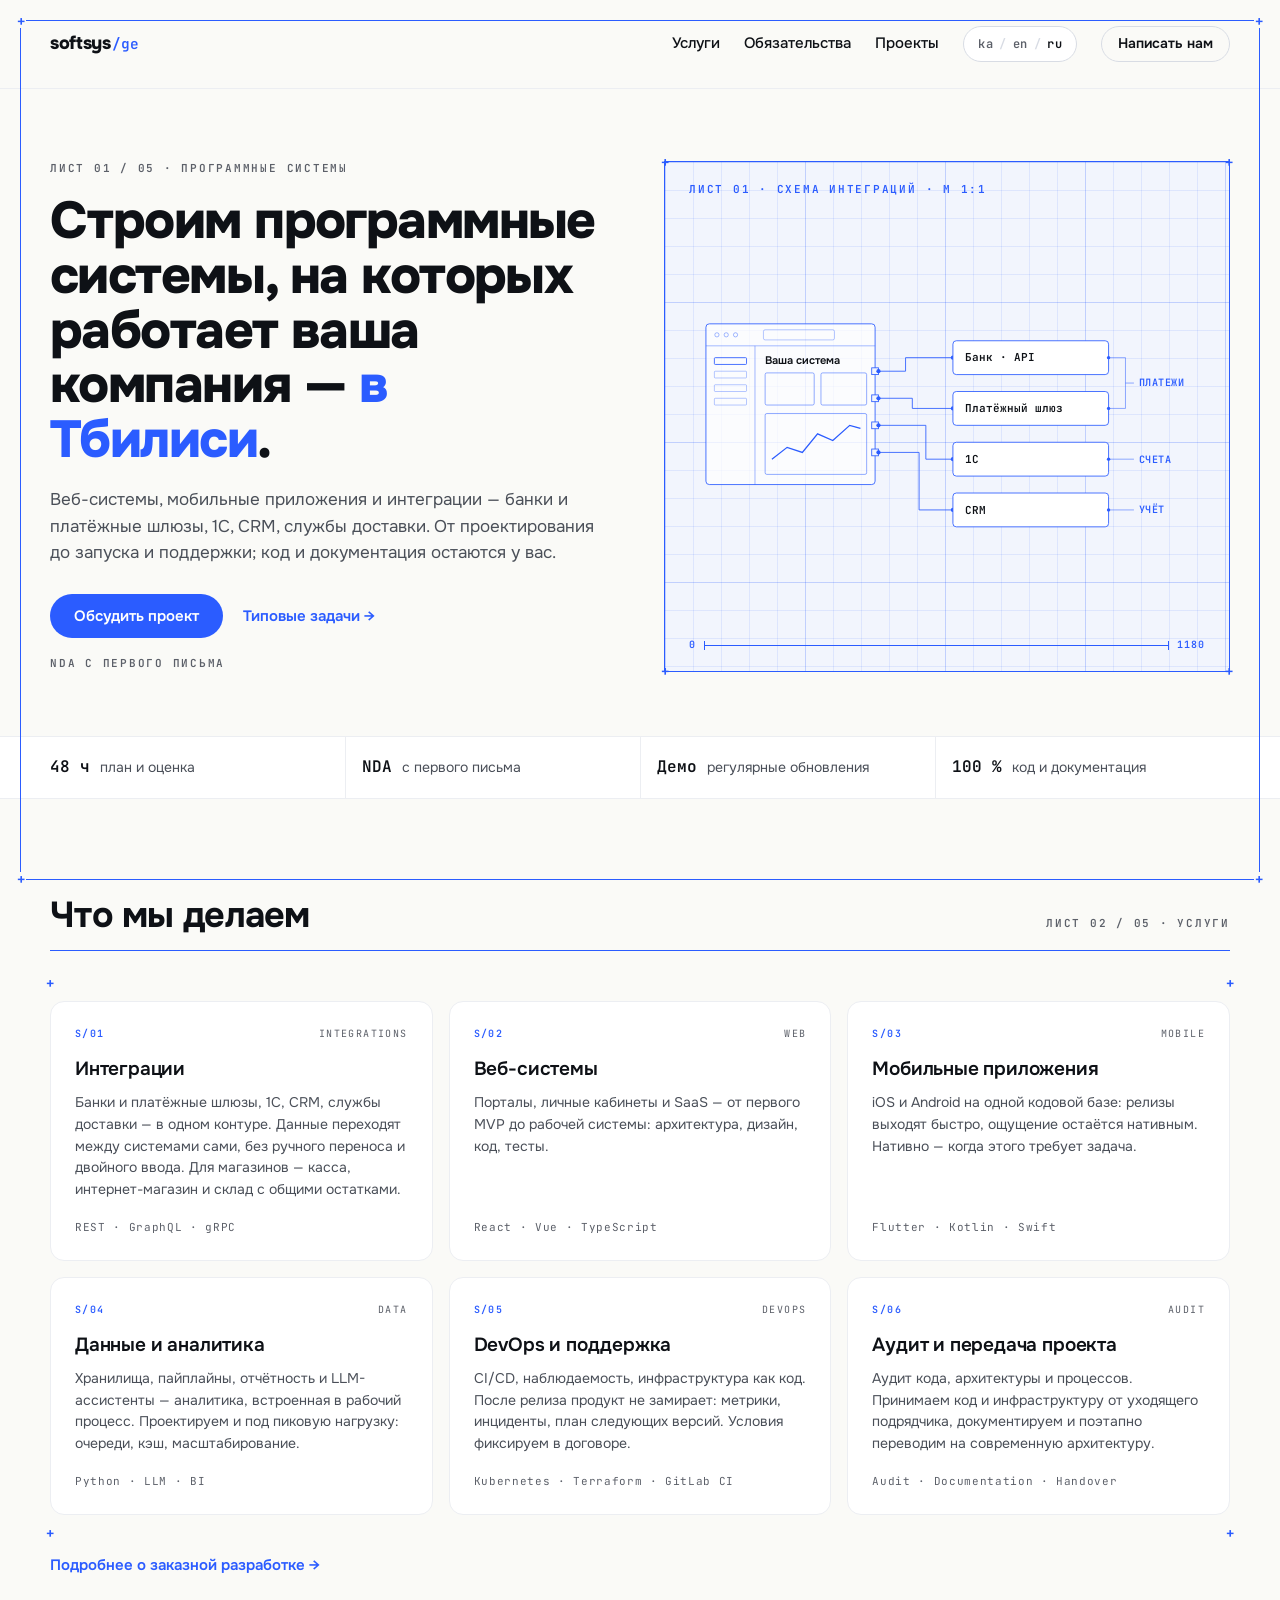
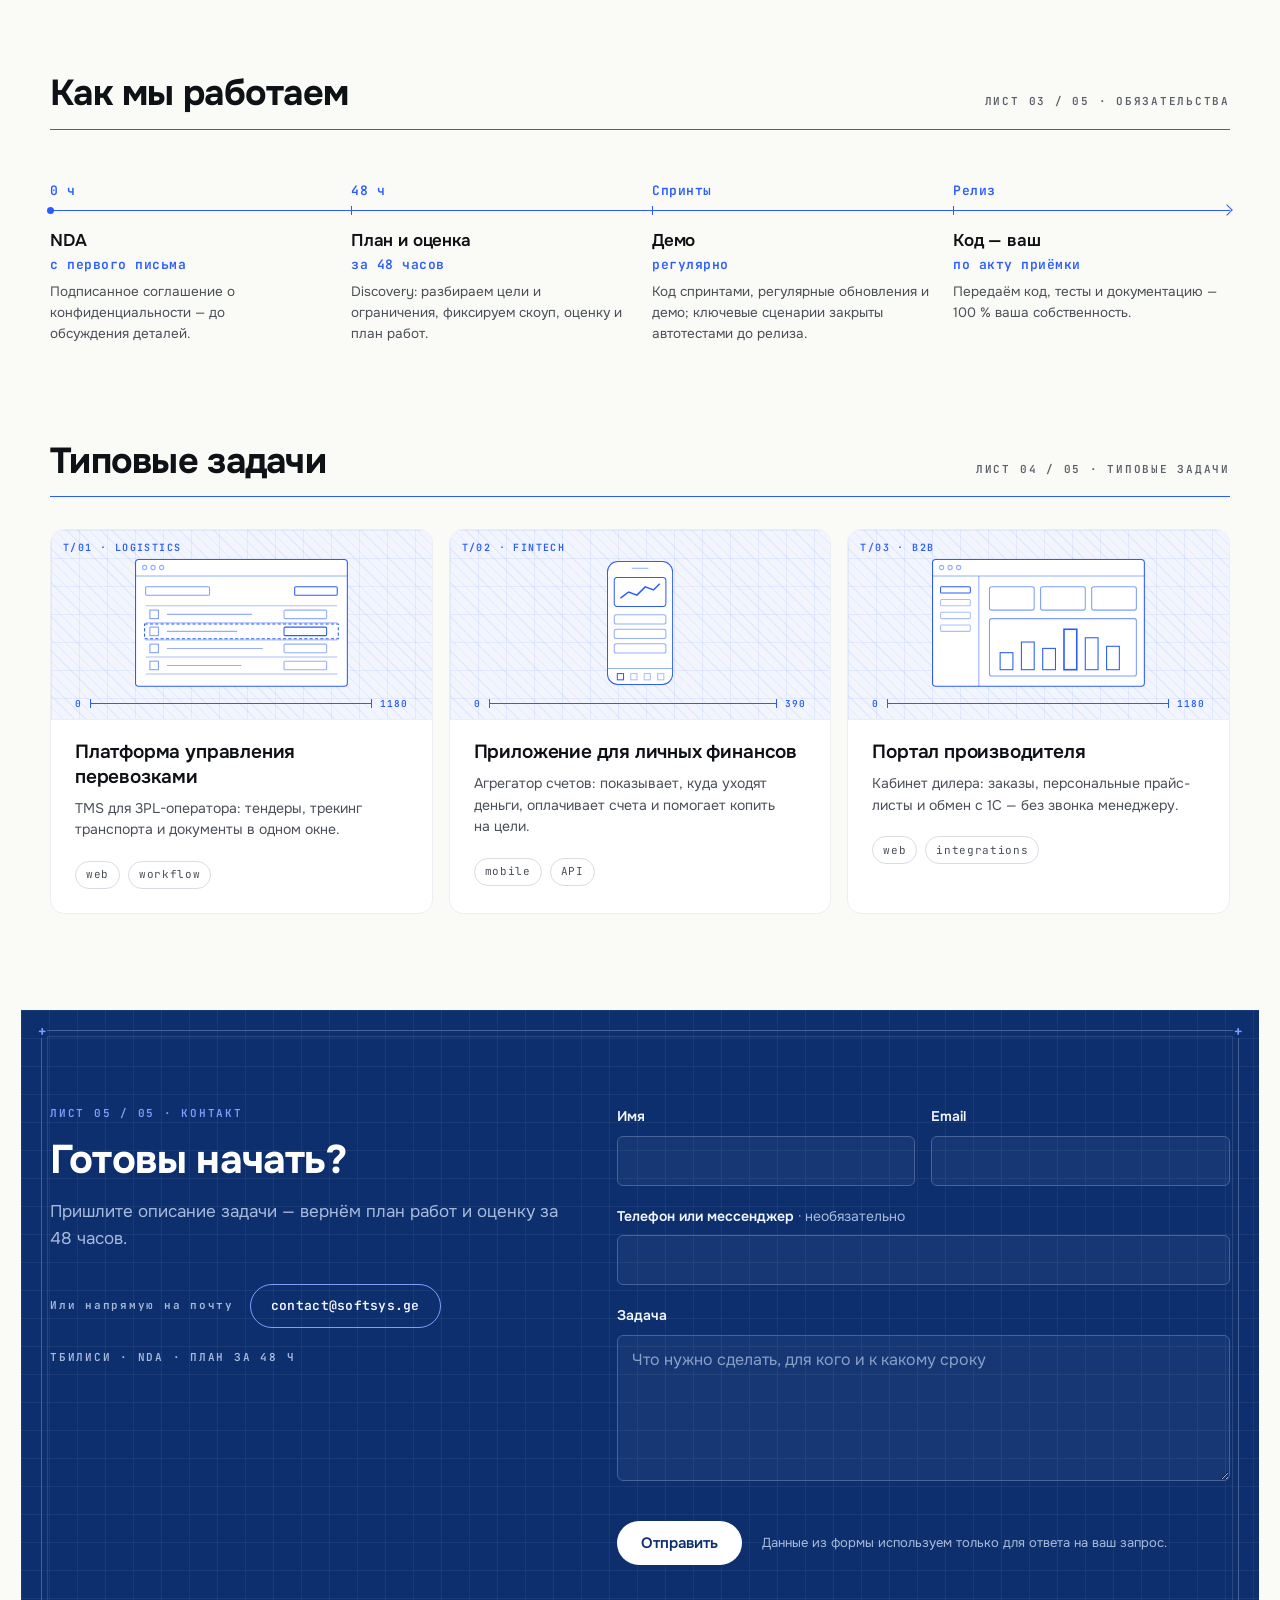
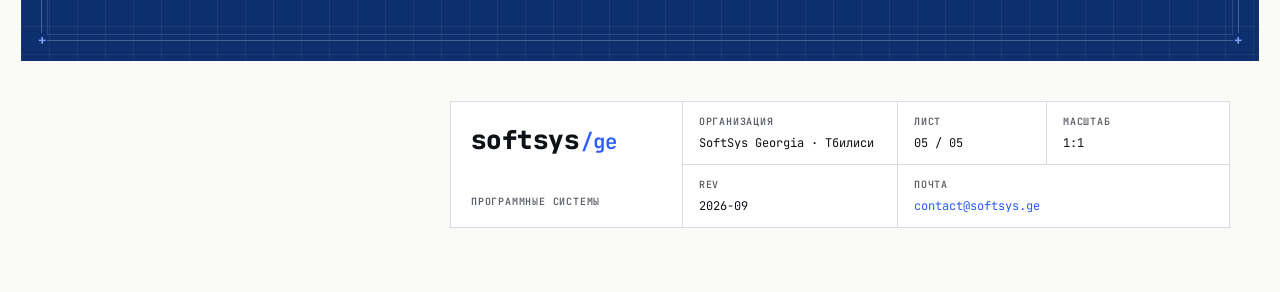
<file: ru/index.html>
<!doctype html>
<html lang="ru">
<head>
<meta charset="UTF-8">
<meta name="viewport" content="width=device-width,initial-scale=1">
<link rel="icon" type="image/svg+xml" href="/favicon.svg">
<!--seo:start-->
<title>Программные системы для бизнеса — SoftSys Georgia</title>
<meta name="description" content="Веб-системы, мобильные приложения и интеграции для компаний в Грузии. План и оценка за 48 часов, NDA с первого письма, код и документация — ваши.">
<meta name="robots" content="index,follow,max-image-preview:large">
<link rel="canonical" href="https://www.softsys.ge/ru/">
<link rel="alternate" hreflang="ka" href="https://www.softsys.ge/">
<link rel="alternate" hreflang="en" href="https://www.softsys.ge/en/">
<link rel="alternate" hreflang="ru" href="https://www.softsys.ge/ru/">
<link rel="alternate" hreflang="x-default" href="https://www.softsys.ge/">
<meta name="theme-color" content="#2B5CFF">
<meta property="og:type" content="website">
<meta property="og:site_name" content="SoftSys Georgia">
<meta property="og:title" content="Программные системы для бизнеса — SoftSys Georgia">
<meta property="og:description" content="Веб-системы, мобильные приложения и интеграции для компаний в Грузии. План и оценка за 48 часов, NDA с первого письма, код и документация — ваши.">
<meta property="og:url" content="https://www.softsys.ge/ru/">
<meta property="og:locale" content="ru_RU">
<meta property="og:locale:alternate" content="ka_GE">
<meta property="og:locale:alternate" content="en_US">
<meta property="og:image" content="https://www.softsys.ge/og-ru.png">
<meta property="og:image:width" content="1200">
<meta property="og:image:height" content="630">
<meta property="og:image:alt" content="Программные системы для вашей компании">
<meta name="twitter:card" content="summary_large_image">
<meta name="twitter:title" content="Программные системы для бизнеса — SoftSys Georgia">
<meta name="twitter:description" content="Веб-системы, мобильные приложения и интеграции для компаний в Грузии. План и оценка за 48 часов, NDA с первого письма, код и документация — ваши.">
<meta name="twitter:image" content="https://www.softsys.ge/og-ru.png">
<script type="application/ld+json">{"@context":"https://schema.org","@graph":[{"@type":"Organization","@id":"https://www.softsys.ge/#organization","name":"SoftSys Georgia","url":"https://www.softsys.ge/","email":"contact@softsys.ge","address":{"@type":"PostalAddress","addressLocality":"Tbilisi","addressCountry":"GE"},"contactPoint":{"@type":"ContactPoint","email":"contact@softsys.ge","contactType":"customer service","availableLanguage":["ka","en","ru"]}},{"@type":"WebSite","@id":"https://www.softsys.ge/#website","name":"SoftSys Georgia","url":"https://www.softsys.ge/","inLanguage":["ka","en","ru"],"publisher":{"@id":"https://www.softsys.ge/#organization"}},{"@type":"WebPage","@id":"https://www.softsys.ge/ru/","url":"https://www.softsys.ge/ru/","name":"Программные системы для бизнеса — SoftSys Georgia","description":"Веб-системы, мобильные приложения и интеграции для компаний в Грузии. План и оценка за 48 часов, NDA с первого письма, код и документация — ваши.","inLanguage":"ru","isPartOf":{"@id":"https://www.softsys.ge/#website"},"about":{"@id":"https://www.softsys.ge/#organization"}}]}</script>
<link rel="preload" as="font" type="font/woff2" crossorigin href="/assets/onest-cyrillic-wght-normal-DayYxulF.woff2">
<link rel="preload" as="font" type="font/woff2" crossorigin href="/assets/onest-latin-wght-normal-Dun_Rd-l.woff2">
<link rel="preload" as="font" type="font/woff2" crossorigin href="/assets/jetbrains-mono-latin-wght-normal-B9CIFXIH.woff2"><!--seo:end-->
  <script type="module" crossorigin src="/assets/index-UIykL-1g.js"></script>
  <link rel="stylesheet" crossorigin href="/assets/index-CJi5grqj.css">
</head>
<body>
<div id="app"><div class="sheet"><a class="skip-link" href="#main">К содержанию</a><div class="sheet-frame" aria-hidden="true"><i class="mark tl">+</i><i class="mark tr">+</i><i class="mark bl">+</i><i class="mark br">+</i></div><header class="site-header"><nav class="site-nav container" aria-label="Основная навигация"><a class="wordmark" href="#top">softsys<span>/ge</span></a><button class="menu-toggle" type="button" aria-label="Меню" aria-expanded="false" aria-controls="primary-menu"><svg width="24" height="24" viewBox="0 0 24 24" fill="none" stroke="currentColor" stroke-width="1.5" aria-hidden="true"><path d="M3 7h18M3 12h18M3 17h18"></path></svg></button><div id="primary-menu" class="nav-links"><!--[--><a href="#services">Услуги</a><a href="#commitments">Обязательства</a><a href="#builds">Проекты</a><!--]--><div class="lang-switch" aria-label="Язык"><!--[--><!--[--><!----><a href="/" class="" lang="ka" title="ქართული">ka</a><!--]--><!--[--><span class="lang-sep" aria-hidden="true">/</span><a href="/en/" class="" lang="en" title="English">en</a><!--]--><!--[--><span class="lang-sep" aria-hidden="true">/</span><a href="/ru/" class="active" aria-current="page" lang="ru" title="Русский">ru</a><!--]--><!--]--></div><a class="btn btn-secondary nav-cta" href="#contact">Написать нам</a></div></nav></header><main id="main"><!--[--><section id="top" class="hero container"><div class="hero-text"><div class="label">ЛИСТ 01 / 05 · ПРОГРАММНЫЕ СИСТЕМЫ</div><h1>Строим программные системы, на которых работает ваша компания — <em>в Тбилиси</em>.</h1><p class="sub">Веб-системы, мобильные приложения и интеграции — банки и платёжные шлюзы, 1С, CRM, службы доставки. От проектирования до запуска и поддержки; код и документация остаются у вас.</p><div class="actions"><a class="btn btn-primary" href="#contact">Обсудить проект</a><a class="text-link" href="#builds">Типовые задачи →</a></div><div class="label note">NDA С ПЕРВОГО ПИСЬМА</div></div><figure class="scheme" role="img" aria-label="Схема интеграций: ваша система, API банка, платёжный шлюз, 1С и CRM"><div class="corner-marks" aria-hidden="true"><i>+</i><i>+</i><i>+</i><i>+</i></div><div class="label scheme-label"><span class="desktop-only">ЛИСТ 01 · СХЕМА ИНТЕГРАЦИЙ · М 1:1</span><span class="mobile-only">ЛИСТ 01 · СХЕМА · М 1:1</span></div><svg class="scheme-svg desktop-only" viewBox="0 0 610 300" fill="none" aria-hidden="true"><rect class="draw" x="20" y="40" width="200" height="190" rx="4" fill="#FFFFFF" fill-opacity=".7" stroke="#2B5CFF" stroke-dasharray="782" stroke-dashoffset="782" style="animation-delay:.1s;animation-duration:1.1s;"></rect><path d="M20 66 H220" stroke="#2B5CFF" stroke-opacity=".5"></path><circle cx="33" cy="53" r="2.5" stroke="#2B5CFF" stroke-opacity=".5"></circle><circle cx="44" cy="53" r="2.5" stroke="#2B5CFF" stroke-opacity=".5"></circle><circle cx="55" cy="53" r="2.5" stroke="#2B5CFF" stroke-opacity=".5"></circle><rect x="88" y="47" width="84" height="12" rx="2" stroke="#2B5CFF" stroke-opacity=".4"></rect><path d="M78 66 V230" stroke="#2B5CFF" stroke-opacity=".5"></path><rect x="30" y="80" width="38" height="8" rx="1" stroke="#2B5CFF"></rect><rect x="30" y="96" width="38" height="8" rx="1" stroke="#2B5CFF" stroke-opacity=".4"></rect><rect x="30" y="112" width="38" height="8" rx="1" stroke="#2B5CFF" stroke-opacity=".4"></rect><rect x="30" y="128" width="38" height="8" rx="1" stroke="#2B5CFF" stroke-opacity=".4"></rect><text class="sys" x="90" y="88">Ваша система</text><rect x="90" y="98" width="58" height="38" rx="2" stroke="#2B5CFF" stroke-opacity=".6"></rect><rect x="156" y="98" width="54" height="38" rx="2" stroke="#2B5CFF" stroke-opacity=".6"></rect><rect x="90" y="146" width="120" height="72" rx="2" stroke="#2B5CFF" stroke-opacity=".6"></rect><path class="draw" d="M98 200 L116 186 L134 192 L152 170 L170 178 L190 160 L204 164" stroke="#2B5CFF" stroke-width="1.5" stroke-dasharray="130" stroke-dashoffset="130" style="animation-delay:.9s;"></path><rect x="216" y="92" width="8" height="8" fill="#F2F5FD" stroke="#2B5CFF"></rect><rect x="216" y="124" width="8" height="8" fill="#F2F5FD" stroke="#2B5CFF"></rect><rect x="216" y="156" width="8" height="8" fill="#F2F5FD" stroke="#2B5CFF"></rect><rect x="216" y="188" width="8" height="8" fill="#F2F5FD" stroke="#2B5CFF"></rect><path class="draw" d="M224 96 H256 V80 H312" stroke="#2B5CFF" stroke-dasharray="106" stroke-dashoffset="106" style="animation-delay:1s;"></path><path class="draw" d="M224 128 H264 V140 H312" stroke="#2B5CFF" stroke-dasharray="102" stroke-dashoffset="102" style="animation-delay:1.15s;"></path><path class="draw" d="M224 160 H280 V200 H312" stroke="#2B5CFF" stroke-dasharray="130" stroke-dashoffset="130" style="animation-delay:1.3s;"></path><path class="draw" d="M224 192 H272 V260 H312" stroke="#2B5CFF" stroke-dasharray="158" stroke-dashoffset="158" style="animation-delay:1.45s;"></path><g fill="#2B5CFF"><circle cx="224" cy="96" r="2.5"></circle><circle cx="224" cy="128" r="2.5"></circle><circle cx="224" cy="160" r="2.5"></circle><circle cx="224" cy="192" r="2.5"></circle><circle cx="312" cy="80" r="2.5"></circle><circle cx="312" cy="140" r="2.5"></circle><circle cx="312" cy="200" r="2.5"></circle><circle cx="312" cy="260" r="2.5"></circle></g><rect class="draw" x="312" y="60" width="184" height="40" rx="4" fill="#FFFFFF" stroke="#2B5CFF" stroke-dasharray="450" stroke-dashoffset="450" style="animation-delay:1.3s;"></rect><rect class="draw" x="312" y="120" width="184" height="40" rx="4" fill="#FFFFFF" stroke="#2B5CFF" stroke-dasharray="450" stroke-dashoffset="450" style="animation-delay:1.45s;"></rect><rect class="draw" x="312" y="180" width="184" height="40" rx="4" fill="#FFFFFF" stroke="#2B5CFF" stroke-dasharray="450" stroke-dashoffset="450" style="animation-delay:1.6s;"></rect><rect class="draw" x="312" y="240" width="184" height="40" rx="4" fill="#FFFFFF" stroke="#2B5CFF" stroke-dasharray="450" stroke-dashoffset="450" style="animation-delay:1.75s;"></rect><g class="node"><text x="326" y="84.5">Банк · API</text><text x="326" y="144.5">Платёжный шлюз</text><text x="326" y="204.5">1С</text><text x="326" y="264.5">CRM</text></g><g class="fade" stroke="#2B5CFF" stroke-opacity=".6" style="animation-delay:2.1s;"><path d="M496 80 H516 V140 H496 M516 110 H526"></path><path d="M496 200 H526"></path><path d="M496 260 H526"></path><g fill="#2B5CFF" stroke="none"><circle cx="496" cy="80" r="2"></circle><circle cx="496" cy="140" r="2"></circle><circle cx="496" cy="200" r="2"></circle><circle cx="496" cy="260" r="2"></circle></g></g><g class="fade callout" style="animation-delay:2.2s;"><text x="532" y="114">ПЛАТЕЖИ</text><text x="532" y="204">СЧЕТА</text><text x="532" y="264">УЧЁТ</text></g></svg><svg class="scheme-svg mobile-only" viewBox="0 0 330 420" fill="none" aria-hidden="true"><rect class="draw" x="10" y="10" width="310" height="150" rx="4" fill="#FFFFFF" fill-opacity=".7" stroke="#2B5CFF" stroke-dasharray="922" stroke-dashoffset="922" style="animation-delay:.1s;animation-duration:1.1s;"></rect><path d="M10 34 H320" stroke="#2B5CFF" stroke-opacity=".5"></path><circle cx="22" cy="22" r="2" stroke="#2B5CFF" stroke-opacity=".5"></circle><circle cx="31" cy="22" r="2" stroke="#2B5CFF" stroke-opacity=".5"></circle><circle cx="40" cy="22" r="2" stroke="#2B5CFF" stroke-opacity=".5"></circle><rect x="110" y="16" width="110" height="11" rx="2" stroke="#2B5CFF" stroke-opacity=".4"></rect><path d="M76 34 V160" stroke="#2B5CFF" stroke-opacity=".5"></path><rect x="18" y="46" width="48" height="7" rx="1" stroke="#2B5CFF"></rect><rect x="18" y="60" width="48" height="7" rx="1" stroke="#2B5CFF" stroke-opacity=".4"></rect><rect x="18" y="74" width="48" height="7" rx="1" stroke="#2B5CFF" stroke-opacity=".4"></rect><rect x="18" y="88" width="48" height="7" rx="1" stroke="#2B5CFF" stroke-opacity=".4"></rect><text class="sys" x="88" y="52">Ваша система</text><rect x="88" y="60" width="104" height="30" rx="2" stroke="#2B5CFF" stroke-opacity=".6"></rect><rect x="200" y="60" width="108" height="30" rx="2" stroke="#2B5CFF" stroke-opacity=".6"></rect><rect x="88" y="98" width="220" height="52" rx="2" stroke="#2B5CFF" stroke-opacity=".6"></rect><path class="draw" d="M96 140 L128 128 L160 134 L192 116 L224 122 L256 106 L300 110" stroke="#2B5CFF" stroke-width="1.5" stroke-dasharray="220" stroke-dashoffset="220" style="animation-delay:.9s;"></path><rect x="161" y="156" width="8" height="8" fill="#F2F5FD" stroke="#2B5CFF"></rect><path class="draw" d="M165 164 V180 H24 V388" stroke="#2B5CFF" stroke-dasharray="368" stroke-dashoffset="368" style="animation-delay:1s;animation-duration:1s;"></path><g stroke="#2B5CFF"><path d="M24 220 H40"></path><path d="M24 276 H40"></path><path d="M24 332 H40"></path><path d="M24 388 H40"></path></g><g fill="#2B5CFF"><circle cx="165" cy="164" r="2.5"></circle><circle cx="40" cy="220" r="2.5"></circle><circle cx="40" cy="276" r="2.5"></circle><circle cx="40" cy="332" r="2.5"></circle><circle cx="40" cy="388" r="2.5"></circle></g><rect class="draw" x="40" y="200" width="250" height="40" rx="4" fill="#FFFFFF" stroke="#2B5CFF" stroke-dasharray="582" stroke-dashoffset="582" style="animation-delay:1.3s;"></rect><rect class="draw" x="40" y="256" width="250" height="40" rx="4" fill="#FFFFFF" stroke="#2B5CFF" stroke-dasharray="582" stroke-dashoffset="582" style="animation-delay:1.45s;"></rect><rect class="draw" x="40" y="312" width="250" height="40" rx="4" fill="#FFFFFF" stroke="#2B5CFF" stroke-dasharray="582" stroke-dashoffset="582" style="animation-delay:1.6s;"></rect><rect class="draw" x="40" y="368" width="250" height="40" rx="4" fill="#FFFFFF" stroke="#2B5CFF" stroke-dasharray="582" stroke-dashoffset="582" style="animation-delay:1.75s;"></rect><g class="node"><text x="54" y="224.5">Банк · API</text><text x="54" y="280.5">Платёжный шлюз</text><text x="54" y="336.5">1С</text><text x="54" y="392.5">CRM</text></g></svg><div class="dim" aria-hidden="true"><span>0</span><i></i><span class="desktop-only">1180</span><span class="mobile-only">390</span></div></figure></section><section class="strip" aria-label="SoftSys"><div class="container strip-grid"><!--[--><div class="strip-item"><b>48 ч</b><span>план и оценка</span></div><div class="strip-item"><b>NDA</b><span>с первого письма</span></div><div class="strip-item"><b>Демо</b><span>регулярные обновления</span></div><div class="strip-item"><b>100 %</b><span>код и документация</span></div><!--]--></div></section><section id="services" class="section container"><div class="section-head"><h2>Что мы делаем</h2><div class="label">ЛИСТ 02 / 05 · УСЛУГИ</div></div><div class="cropped"><div class="corner-marks" aria-hidden="true"><i>+</i><i>+</i><i>+</i><i>+</i></div><div class="cards"><!--[--><article class="card"><div class="card-head"><span class="code">S/01</span><span class="cat">INTEGRATIONS</span></div><h3>Интеграции</h3><p>Банки и платёжные шлюзы, 1С, CRM, службы доставки — в одном контуре. Данные переходят между системами сами, без ручного переноса и двойного ввода. Для магазинов — касса, интернет-магазин и склад с общими остатками.</p><div class="tech">REST · GraphQL · gRPC</div></article><article class="card"><div class="card-head"><span class="code">S/02</span><span class="cat">WEB</span></div><h3>Веб-системы</h3><p>Порталы, личные кабинеты и SaaS — от первого MVP до рабочей системы: архитектура, дизайн, код, тесты.</p><div class="tech">React · Vue · TypeScript</div></article><article class="card"><div class="card-head"><span class="code">S/03</span><span class="cat">MOBILE</span></div><h3>Мобильные приложения</h3><p>iOS и Android на одной кодовой базе: релизы выходят быстро, ощущение остаётся нативным. Нативно — когда этого требует задача.</p><div class="tech">Flutter · Kotlin · Swift</div></article><article class="card"><div class="card-head"><span class="code">S/04</span><span class="cat">DATA</span></div><h3>Данные и аналитика</h3><p>Хранилища, пайплайны, отчётность и LLM-ассистенты — аналитика, встроенная в рабочий процесс. Проектируем и под пиковую нагрузку: очереди, кэш, масштабирование.</p><div class="tech">Python · LLM · BI</div></article><article class="card"><div class="card-head"><span class="code">S/05</span><span class="cat">DEVOPS</span></div><h3>DevOps и поддержка</h3><p>CI/CD, наблюдаемость, инфраструктура как код. После релиза продукт не замирает: метрики, инциденты, план следующих версий. Условия фиксируем в договоре.</p><div class="tech">Kubernetes · Terraform · GitLab CI</div></article><article class="card"><div class="card-head"><span class="code">S/06</span><span class="cat">AUDIT</span></div><h3>Аудит и передача проекта</h3><p>Аудит кода, архитектуры и процессов. Принимаем код и инфраструктуру от уходящего подрядчика, документируем и поэтапно переводим на современную архитектуру.</p><div class="tech">Audit · Documentation · Handover</div></article><!--]--></div></div><p class="more"><a class="text-link" href="/ru/software-development/">Подробнее о заказной разработке →</a></p></section><section id="commitments" class="section container"><div class="section-head"><h2>Как мы работаем</h2><div class="label">ЛИСТ 03 / 05 · ОБЯЗАТЕЛЬСТВА</div></div><ol class="chain"><!--[--><li class="point"><div class="tick" aria-hidden="true"><b>0 ч</b></div><h3>NDA</h3><div class="q">с первого письма</div><p>Подписанное соглашение о конфиденциальности — до обсуждения деталей.</p></li><li class="point"><div class="tick" aria-hidden="true"><b>48 ч</b></div><h3>План и оценка</h3><div class="q">за 48 часов</div><p>Discovery: разбираем цели и ограничения, фиксируем скоуп, оценку и план работ.</p></li><li class="point"><div class="tick" aria-hidden="true"><b>Спринты</b></div><h3>Демо</h3><div class="q">регулярно</div><p>Код спринтами, регулярные обновления и демо; ключевые сценарии закрыты автотестами до релиза.</p></li><li class="last point"><div class="tick" aria-hidden="true"><b>Релиз</b></div><h3>Код — ваш</h3><div class="q">по акту приёмки</div><p>Передаём код, тесты и документацию — 100 % ваша собственность.</p></li><!--]--></ol></section><section id="builds" class="section container"><div class="section-head"><h2>Типовые задачи</h2><div class="label">ЛИСТ 04 / 05 · ТИПОВЫЕ ЗАДАЧИ</div></div><div class="builds"><!--[--><article class="build"><div class="preview" aria-hidden="true"><span class="code">T/01 · LOGISTICS</span><svg class="wire wide" viewBox="0 0 200 120" fill="none" stroke="#2B5CFF"><rect x=".5" y=".5" width="199" height="119" rx="3" fill="#FFFFFF"></rect><path d="M.5 16 H199.5" stroke-opacity=".5"></path><circle cx="9" cy="8" r="2" stroke-opacity=".5"></circle><circle cx="17" cy="8" r="2" stroke-opacity=".5"></circle><circle cx="25" cy="8" r="2" stroke-opacity=".5"></circle><rect x="10" y="26" width="60" height="8" rx="1" stroke-opacity=".6"></rect><rect x="150" y="26" width="40" height="8" rx="1"></rect><path d="M10 44 H190 M10 60 H190 M10 76 H190 M10 92 H190 M10 108 H190" stroke-opacity=".4"></path><rect x="14" y="48" width="8" height="8" stroke-opacity=".6"></rect><rect x="14" y="64" width="8" height="8" stroke-opacity=".6"></rect><rect x="14" y="80" width="8" height="8" stroke-opacity=".6"></rect><rect x="14" y="96" width="8" height="8" stroke-opacity=".6"></rect><path d="M30 52 H110 M30 68 H96 M30 84 H120 M30 100 H100" stroke-opacity=".5"></path><rect x="140" y="48" width="40" height="8" rx="1" stroke-opacity=".5"></rect><rect x="140" y="80" width="40" height="8" rx="1" stroke-opacity=".5"></rect><rect x="9" y="61" width="182" height="14" stroke-dasharray="3 2"></rect><rect x="140" y="64" width="40" height="8" rx="1"></rect><rect x="140" y="96" width="40" height="8" rx="1" stroke-opacity=".5"></rect></svg><div class="dim small"><span>0</span><i></i><span>1180</span></div></div><div class="build-body"><h3>Платформа управления перевозками</h3><p>TMS для 3PL-оператора: тендеры, трекинг транспорта и документы в одном окне.</p><div class="chips"><!--[--><span class="chip">web</span><span class="chip">workflow</span><!--]--></div></div></article><article class="build"><div class="preview" aria-hidden="true"><span class="code">T/02 · FINTECH</span><svg class="wire tall" viewBox="0 0 64 120" fill="none" stroke="#2B5CFF"><rect x=".5" y=".5" width="63" height="119" rx="10" fill="#FFFFFF"></rect><path d="M24 7 H40" stroke-opacity=".5"></path><rect x="7" y="16" width="50" height="28" rx="3"></rect><path d="M13 36 L21 30 L29 33 L37 25 L45 28 L51 22" stroke-width="1.5"></path><rect x="7" y="52" width="50" height="9" rx="2" stroke-opacity=".5"></rect><rect x="7" y="66" width="50" height="9" rx="2" stroke-opacity=".5"></rect><rect x="7" y="80" width="50" height="9" rx="2" stroke-opacity=".5"></rect><path d="M.5 104 H63.5" stroke-opacity=".5"></path><rect x="10" y="109" width="6" height="6"></rect><rect x="23" y="109" width="6" height="6" stroke-opacity=".4"></rect><rect x="36" y="109" width="6" height="6" stroke-opacity=".4"></rect><rect x="49" y="109" width="6" height="6" stroke-opacity=".4"></rect></svg><div class="dim small"><span>0</span><i></i><span>390</span></div></div><div class="build-body"><h3>Приложение для личных финансов</h3><p>Агрегатор счетов: показывает, куда уходят деньги, оплачивает счета и помогает копить на цели.</p><div class="chips"><!--[--><span class="chip">mobile</span><span class="chip">API</span><!--]--></div></div></article><article class="build"><div class="preview" aria-hidden="true"><span class="code">T/03 · B2B</span><svg class="wire wide" viewBox="0 0 200 120" fill="none" stroke="#2B5CFF"><rect x=".5" y=".5" width="199" height="119" rx="3" fill="#FFFFFF"></rect><path d="M.5 16 H199.5" stroke-opacity=".5"></path><circle cx="9" cy="8" r="2" stroke-opacity=".5"></circle><circle cx="17" cy="8" r="2" stroke-opacity=".5"></circle><circle cx="25" cy="8" r="2" stroke-opacity=".5"></circle><path d="M44 16 V119.5" stroke-opacity=".5"></path><rect x="8" y="26" width="28" height="6" rx="1"></rect><rect x="8" y="38" width="28" height="6" rx="1" stroke-opacity=".4"></rect><rect x="8" y="50" width="28" height="6" rx="1" stroke-opacity=".4"></rect><rect x="8" y="62" width="28" height="6" rx="1" stroke-opacity=".4"></rect><rect x="54" y="26" width="42" height="22" rx="2" stroke-opacity=".6"></rect><rect x="102" y="26" width="42" height="22" rx="2" stroke-opacity=".6"></rect><rect x="150" y="26" width="42" height="22" rx="2" stroke-opacity=".6"></rect><rect x="54" y="56" width="138" height="54" rx="2" stroke-opacity=".6"></rect><rect x="64" y="88" width="12" height="16"></rect><rect x="84" y="78" width="12" height="26"></rect><rect x="104" y="84" width="12" height="20"></rect><rect x="124" y="66" width="12" height="38" stroke-width="1.5"></rect><rect x="144" y="74" width="12" height="30"></rect><rect x="164" y="82" width="12" height="22"></rect></svg><div class="dim small"><span>0</span><i></i><span>1180</span></div></div><div class="build-body"><h3>Портал производителя</h3><p>Кабинет дилера: заказы, персональные прайс-листы и обмен с 1С — без звонка менеджеру.</p><div class="chips"><!--[--><span class="chip">web</span><span class="chip">integrations</span><!--]--></div></div></article><!--]--></div></section><!--]--><section id="contact" class="contact"><div class="bp-grid" aria-hidden="true"></div><div class="bp-frame" aria-hidden="true"><i class="mark tl">+</i><i class="mark tr">+</i><i class="mark bl">+</i><i class="mark br">+</i></div><div class="bp-frame inner" aria-hidden="true"></div><div class="container contact-body"><div class="contact-intro"><div class="label">ЛИСТ 05 / 05 · КОНТАКТ</div><h2>Готовы начать?</h2><p>Пришлите описание задачи — вернём план работ и оценку за 48 часов.</p><div class="contact-direct"><span class="label">Или напрямую на почту</span><a class="btn btn-outline mono" href="mailto:contact@softsys.ge">contact@softsys.ge</a></div><div class="label facts">ТБИЛИСИ · NDA · ПЛАН ЗА 48 Ч</div></div><div class="contact-form-wrap" aria-live="polite"><!----><form class="contact-form" aria-label="Форма заявки" style=""><div class="field"><label for="contact-name">Имя</label><input id="contact-name" value="" name="name" type="text" autocomplete="name" maxlength="100" required></div><div class="field"><label for="contact-email">Email</label><input id="contact-email" value="" name="email" type="email" autocomplete="email" maxlength="200" required></div><div class="field wide"><label for="contact-phone">Телефон или мессенджер <span class="optional">· необязательно</span></label><input id="contact-phone" value="" name="phone" type="text" autocomplete="tel" maxlength="60"></div><div class="field wide"><label for="contact-message">Задача</label><textarea id="contact-message" name="message" rows="5" minlength="2" maxlength="5000" placeholder="Что нужно сделать, для кого и к какому сроку" required></textarea></div><div class="hp" aria-hidden="true"><label for="contact-website">Website</label><input id="contact-website" value="" name="website" type="text" tabindex="-1" autocomplete="off"></div><div class="captcha wide"></div><!----><!----><div class="form-foot wide"><button class="btn btn-white" type="submit">Отправить</button><p class="form-consent">Данные из формы используем только для ответа на ваш запрос.</p></div></form></div></div></section></main><footer class="stamp-wrap container"><div class="stamp"><div class="stamp-main"><div class="wordmark large"> softsys<span>/ge</span></div><div class="stamp-tag">ПРОГРАММНЫЕ СИСТЕМЫ</div></div><div class="stamp-cell org"><small>ОРГАНИЗАЦИЯ</small><span>SoftSys Georgia · Тбилиси</span></div><div class="stamp-cell"><small>ЛИСТ</small><span>05 / 05</span></div><div class="stamp-cell"><small>МАСШТАБ</small><span>1:1</span></div><div class="stamp-cell"><small>REV</small><span>2026-09</span></div><div class="stamp-cell wide"><small>ПОЧТА</small><a href="mailto:contact@softsys.ge">contact@softsys.ge</a></div></div></footer></div></div>
</body>
</html>
</file>
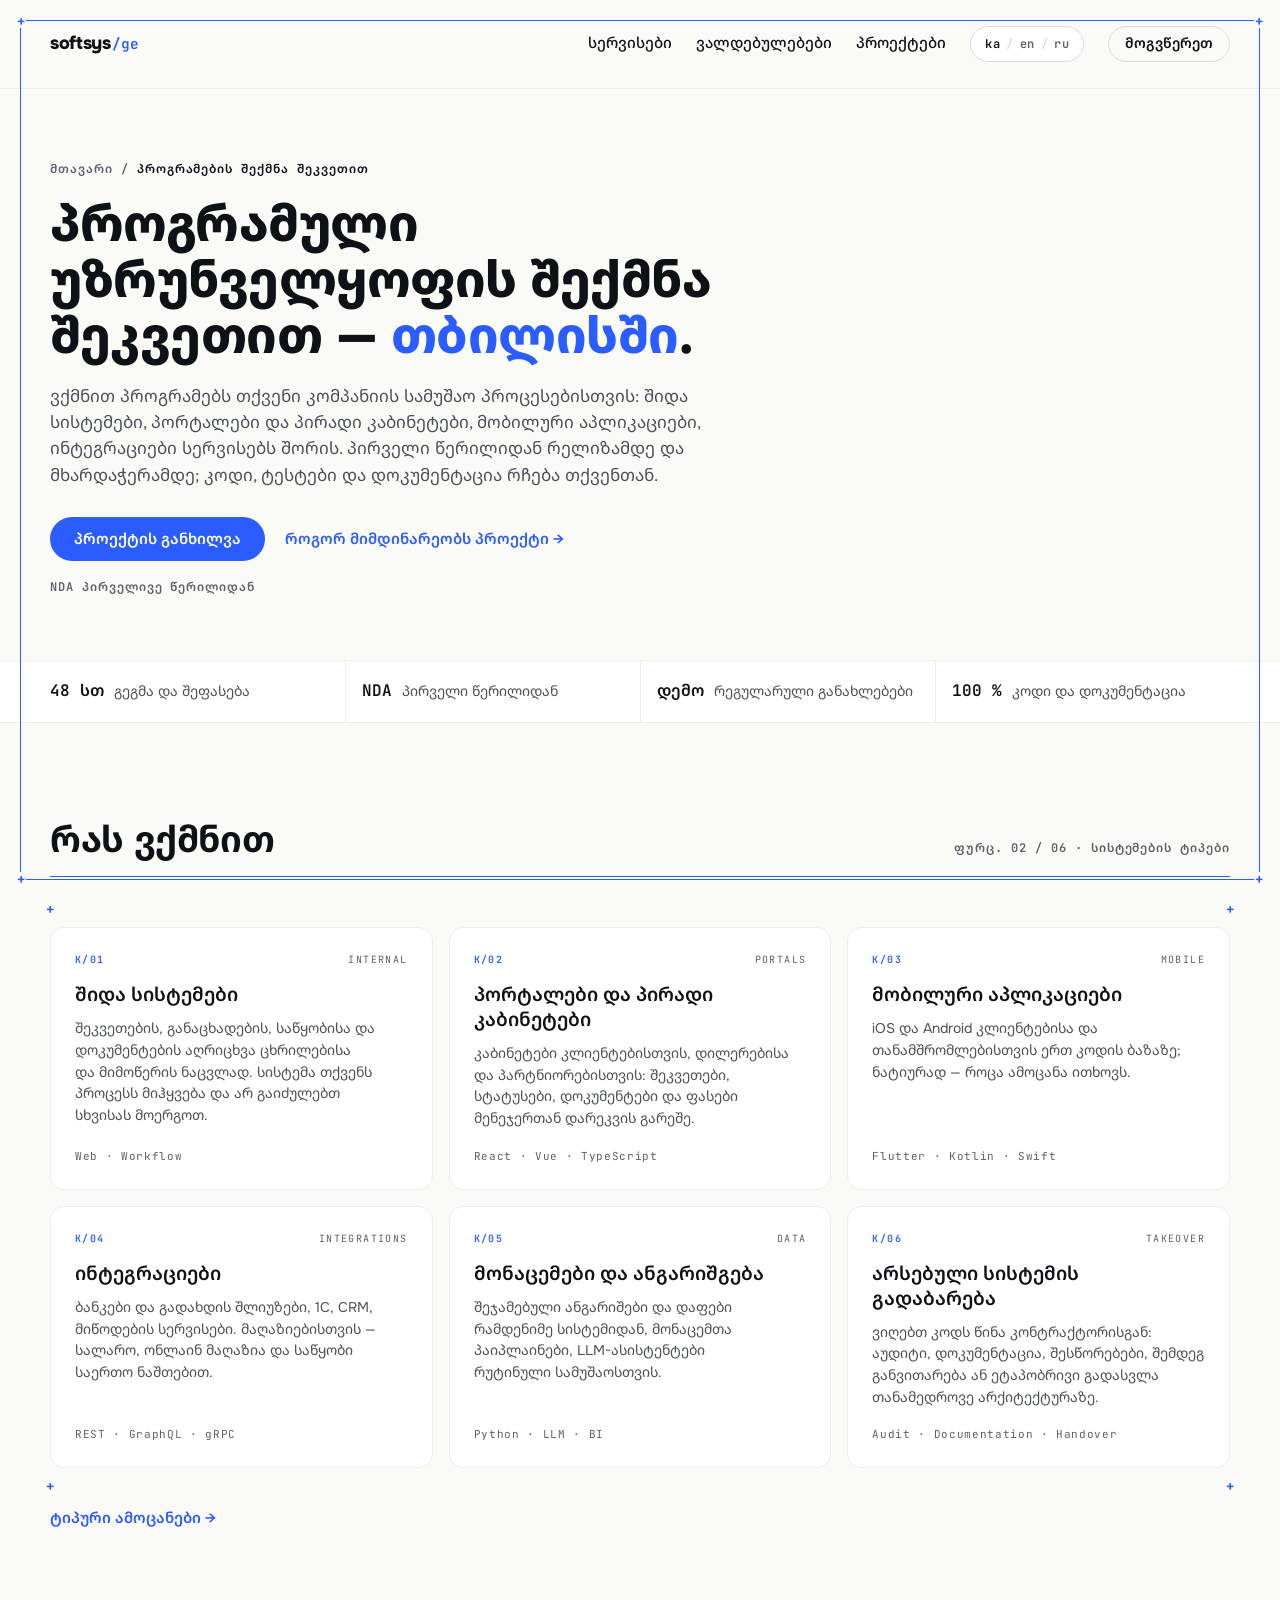
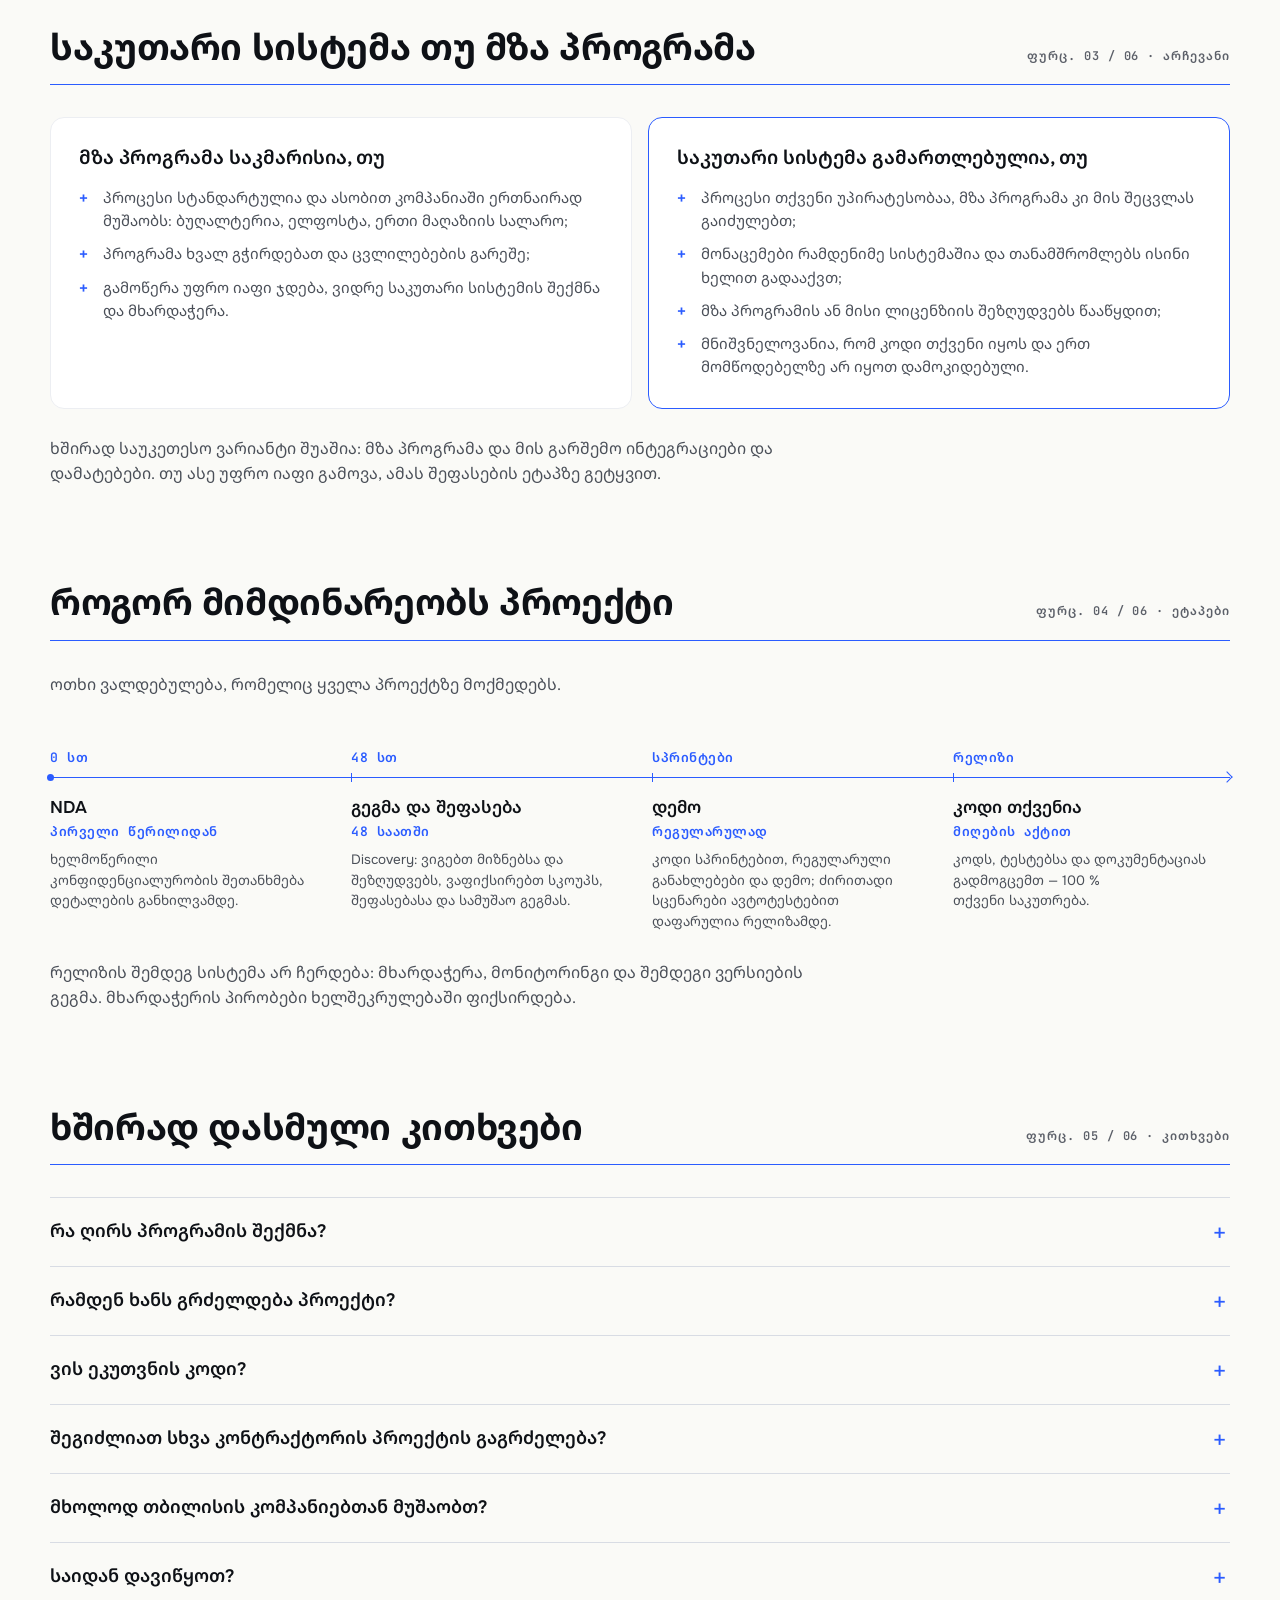
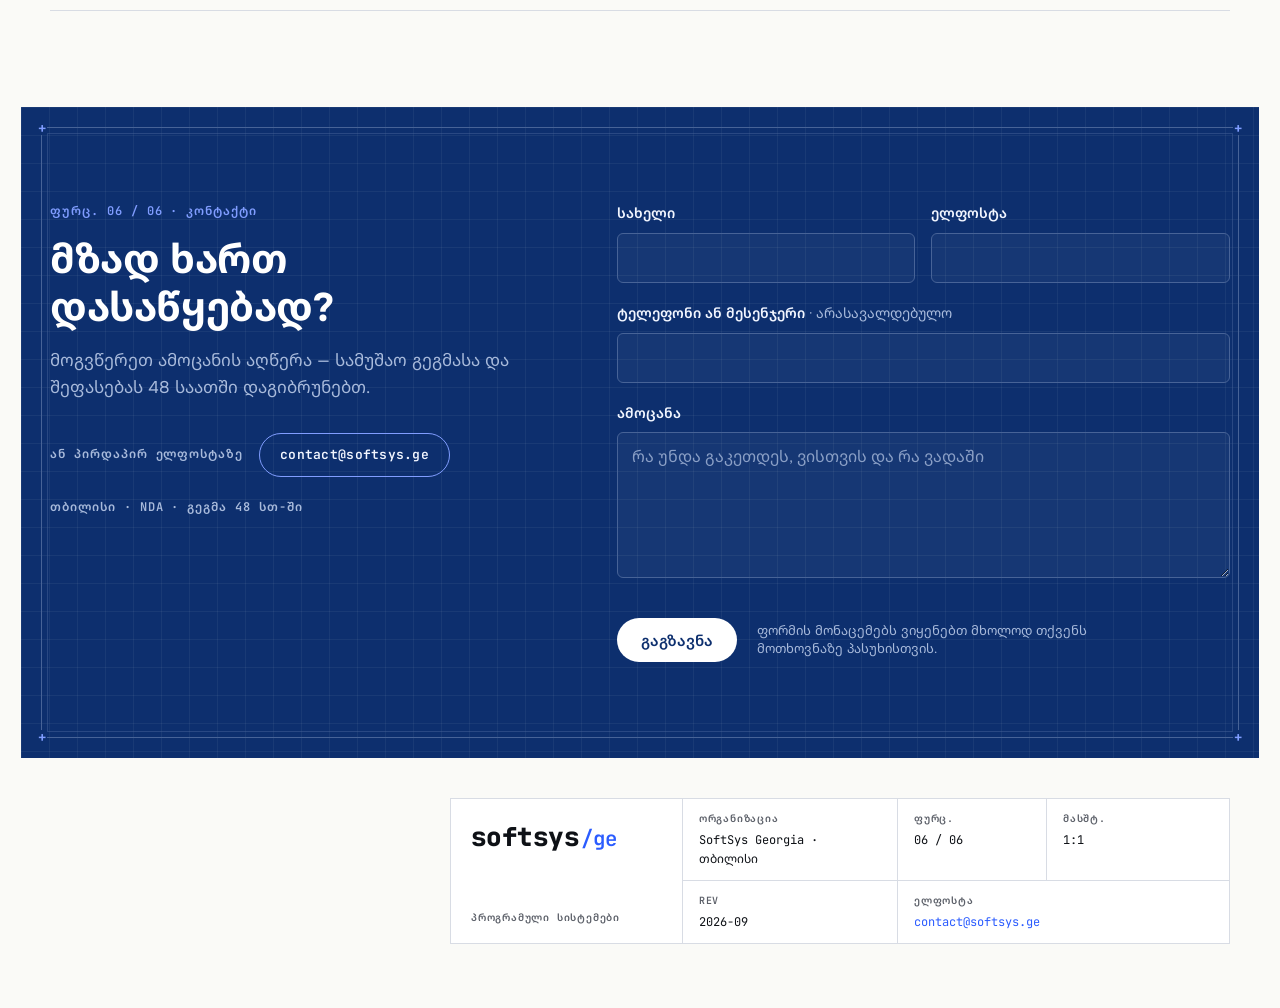
<file: software-development/index.html>
<!doctype html>
<html lang="ka">
<head>
<meta charset="UTF-8">
<meta name="viewport" content="width=device-width,initial-scale=1">
<link rel="icon" type="image/svg+xml" href="/favicon.svg">
<!--seo:start-->
<title>პროგრამული უზრუნველყოფის შექმნა შეკვეთით — SoftSys Georgia</title>
<meta name="description" content="ვქმნით პროგრამებს საქართველოს კომპანიებისთვის: ვებ სისტემები, მობილური აპლიკაციები, ინტეგრაციები. გეგმა და შეფასება 48 საათში, NDA პირველი წერილიდან.">
<meta name="robots" content="index,follow,max-image-preview:large">
<link rel="canonical" href="https://www.softsys.ge/software-development/">
<link rel="alternate" hreflang="ka" href="https://www.softsys.ge/software-development/">
<link rel="alternate" hreflang="en" href="https://www.softsys.ge/en/software-development/">
<link rel="alternate" hreflang="ru" href="https://www.softsys.ge/ru/software-development/">
<link rel="alternate" hreflang="x-default" href="https://www.softsys.ge/software-development/">
<meta name="theme-color" content="#2B5CFF">
<meta property="og:type" content="website">
<meta property="og:site_name" content="SoftSys Georgia">
<meta property="og:title" content="პროგრამული უზრუნველყოფის შექმნა შეკვეთით — SoftSys Georgia">
<meta property="og:description" content="ვქმნით პროგრამებს საქართველოს კომპანიებისთვის: ვებ სისტემები, მობილური აპლიკაციები, ინტეგრაციები. გეგმა და შეფასება 48 საათში, NDA პირველი წერილიდან.">
<meta property="og:url" content="https://www.softsys.ge/software-development/">
<meta property="og:locale" content="ka_GE">
<meta property="og:locale:alternate" content="en_US">
<meta property="og:locale:alternate" content="ru_RU">
<meta property="og:image" content="https://www.softsys.ge/og-ka.png">
<meta property="og:image:width" content="1200">
<meta property="og:image:height" content="630">
<meta property="og:image:alt" content="პროგრამული სისტემები თქვენი კომპანიისთვის">
<meta name="twitter:card" content="summary_large_image">
<meta name="twitter:title" content="პროგრამული უზრუნველყოფის შექმნა შეკვეთით — SoftSys Georgia">
<meta name="twitter:description" content="ვქმნით პროგრამებს საქართველოს კომპანიებისთვის: ვებ სისტემები, მობილური აპლიკაციები, ინტეგრაციები. გეგმა და შეფასება 48 საათში, NDA პირველი წერილიდან.">
<meta name="twitter:image" content="https://www.softsys.ge/og-ka.png">
<script type="application/ld+json">{"@context":"https://schema.org","@graph":[{"@type":"Organization","@id":"https://www.softsys.ge/#organization","name":"SoftSys Georgia","url":"https://www.softsys.ge/","email":"contact@softsys.ge","address":{"@type":"PostalAddress","addressLocality":"Tbilisi","addressCountry":"GE"},"contactPoint":{"@type":"ContactPoint","email":"contact@softsys.ge","contactType":"customer service","availableLanguage":["ka","en","ru"]}},{"@type":"WebSite","@id":"https://www.softsys.ge/#website","name":"SoftSys Georgia","url":"https://www.softsys.ge/","inLanguage":["ka","en","ru"],"publisher":{"@id":"https://www.softsys.ge/#organization"}},{"@type":"WebPage","@id":"https://www.softsys.ge/software-development/","url":"https://www.softsys.ge/software-development/","name":"პროგრამული უზრუნველყოფის შექმნა შეკვეთით — SoftSys Georgia","description":"ვქმნით პროგრამებს საქართველოს კომპანიებისთვის: ვებ სისტემები, მობილური აპლიკაციები, ინტეგრაციები. გეგმა და შეფასება 48 საათში, NDA პირველი წერილიდან.","inLanguage":"ka","isPartOf":{"@id":"https://www.softsys.ge/#website"},"about":{"@id":"https://www.softsys.ge/software-development/#service"},"breadcrumb":{"@id":"https://www.softsys.ge/software-development/#breadcrumb"}},{"@type":"Service","@id":"https://www.softsys.ge/software-development/#service","name":"პროგრამული უზრუნველყოფის შექმნა შეკვეთით","description":"ვქმნით პროგრამებს საქართველოს კომპანიებისთვის: ვებ სისტემები, მობილური აპლიკაციები, ინტეგრაციები. გეგმა და შეფასება 48 საათში, NDA პირველი წერილიდან.","url":"https://www.softsys.ge/software-development/","provider":{"@id":"https://www.softsys.ge/#organization"},"areaServed":{"@type":"Country","name":"Georgia"}},{"@type":"BreadcrumbList","@id":"https://www.softsys.ge/software-development/#breadcrumb","itemListElement":[{"@type":"ListItem","position":1,"name":"SoftSys Georgia","item":"https://www.softsys.ge/"},{"@type":"ListItem","position":2,"name":"პროგრამების შექმნა შეკვეთით","item":"https://www.softsys.ge/software-development/"}]}]}</script>
<link rel="preload" as="font" type="font/woff2" crossorigin href="/assets/noto-sans-georgian-georgian-wght-normal-DxXCh91f.woff2">
<link rel="preload" as="font" type="font/woff2" crossorigin href="/assets/onest-latin-wght-normal-Dun_Rd-l.woff2">
<link rel="preload" as="font" type="font/woff2" crossorigin href="/assets/jetbrains-mono-latin-wght-normal-B9CIFXIH.woff2"><!--seo:end-->
  <script type="module" crossorigin src="/assets/index-UIykL-1g.js"></script>
  <link rel="stylesheet" crossorigin href="/assets/index-CJi5grqj.css">
</head>
<body>
<div id="app"><div class="sheet"><a class="skip-link" href="#main">გადასვლა შინაარსზე</a><div class="sheet-frame" aria-hidden="true"><i class="mark tl">+</i><i class="mark tr">+</i><i class="mark bl">+</i><i class="mark br">+</i></div><header class="site-header"><nav class="site-nav container" aria-label="მთავარი ნავიგაცია"><a class="wordmark" href="/">softsys<span>/ge</span></a><button class="menu-toggle" type="button" aria-label="მენიუ" aria-expanded="false" aria-controls="primary-menu"><svg width="24" height="24" viewBox="0 0 24 24" fill="none" stroke="currentColor" stroke-width="1.5" aria-hidden="true"><path d="M3 7h18M3 12h18M3 17h18"></path></svg></button><div id="primary-menu" class="nav-links"><!--[--><a href="/#services">სერვისები</a><a href="/#commitments">ვალდებულებები</a><a href="/#builds">პროექტები</a><!--]--><div class="lang-switch" aria-label="ენა"><!--[--><!--[--><!----><a href="/software-development/" class="active" aria-current="page" lang="ka" title="ქართული">ka</a><!--]--><!--[--><span class="lang-sep" aria-hidden="true">/</span><a href="/en/software-development/" class="" lang="en" title="English">en</a><!--]--><!--[--><span class="lang-sep" aria-hidden="true">/</span><a href="/ru/software-development/" class="" lang="ru" title="Русский">ru</a><!--]--><!--]--></div><a class="btn btn-secondary nav-cta" href="#contact">მოგვწერეთ</a></div></nav></header><main id="main"><!--[--><section id="top" class="hero service-hero container"><div class="hero-text"><nav class="crumbs label" aria-label="ნავიგაციის ჯაჭვი"><a href="/">მთავარი</a><span aria-hidden="true">/</span><span aria-current="page">პროგრამების შექმნა შეკვეთით</span></nav><h1>პროგრამული უზრუნველყოფის შექმნა შეკვეთით — <em>თბილისში</em>.</h1><p class="sub">ვქმნით პროგრამებს თქვენი კომპანიის სამუშაო პროცესებისთვის: შიდა სისტემები, პორტალები და პირადი კაბინეტები, მობილური აპლიკაციები, ინტეგრაციები სერვისებს შორის. პირველი წერილიდან რელიზამდე და მხარდაჭერამდე; კოდი, ტესტები და დოკუმენტაცია რჩება თქვენთან.</p><div class="actions"><a class="btn btn-primary" href="#contact">პროექტის განხილვა</a><a class="text-link" href="#process">როგორ მიმდინარეობს პროექტი →</a></div><div class="label note">NDA პირველივე წერილიდან</div></div></section><section class="strip" aria-label="SoftSys"><div class="container strip-grid"><!--[--><div class="strip-item"><b>48 სთ</b><span>გეგმა და შეფასება</span></div><div class="strip-item"><b>NDA</b><span>პირველი წერილიდან</span></div><div class="strip-item"><b>დემო</b><span>რეგულარული განახლებები</span></div><div class="strip-item"><b>100 %</b><span>კოდი და დოკუმენტაცია</span></div><!--]--></div></section><section id="kinds" class="section container"><div class="section-head"><h2>რას ვქმნით</h2><div class="label">ფურც. 02 / 06 · სისტემების ტიპები</div></div><div class="cropped"><div class="corner-marks" aria-hidden="true"><i>+</i><i>+</i><i>+</i><i>+</i></div><div class="cards"><!--[--><article class="card"><div class="card-head"><span class="code">K/01</span><span class="cat">INTERNAL</span></div><h3>შიდა სისტემები</h3><p>შეკვეთების, განაცხადების, საწყობისა და დოკუმენტების აღრიცხვა ცხრილებისა და მიმოწერის ნაცვლად. სისტემა თქვენს პროცესს მიჰყვება და არ გაიძულებთ სხვისას მოერგოთ.</p><div class="tech">Web · Workflow</div></article><article class="card"><div class="card-head"><span class="code">K/02</span><span class="cat">PORTALS</span></div><h3>პორტალები და პირადი კაბინეტები</h3><p>კაბინეტები კლიენტებისთვის, დილერებისა და პარტნიორებისთვის: შეკვეთები, სტატუსები, დოკუმენტები და ფასები მენეჯერთან დარეკვის გარეშე.</p><div class="tech">React · Vue · TypeScript</div></article><article class="card"><div class="card-head"><span class="code">K/03</span><span class="cat">MOBILE</span></div><h3>მობილური აპლიკაციები</h3><p>iOS და Android კლიენტებისა და თანამშრომლებისთვის ერთ კოდის ბაზაზე; ნატიურად — როცა ამოცანა ითხოვს.</p><div class="tech">Flutter · Kotlin · Swift</div></article><article class="card"><div class="card-head"><span class="code">K/04</span><span class="cat">INTEGRATIONS</span></div><h3>ინტეგრაციები</h3><p>ბანკები და გადახდის შლიუზები, 1C, CRM, მიწოდების სერვისები. მაღაზიებისთვის — სალარო, ონლაინ მაღაზია და საწყობი საერთო ნაშთებით.</p><div class="tech">REST · GraphQL · gRPC</div></article><article class="card"><div class="card-head"><span class="code">K/05</span><span class="cat">DATA</span></div><h3>მონაცემები და ანგარიშგება</h3><p>შეჯამებული ანგარიშები და დაფები რამდენიმე სისტემიდან, მონაცემთა პაიპლაინები, LLM-ასისტენტები რუტინული სამუშაოსთვის.</p><div class="tech">Python · LLM · BI</div></article><article class="card"><div class="card-head"><span class="code">K/06</span><span class="cat">TAKEOVER</span></div><h3>არსებული სისტემის გადაბარება</h3><p>ვიღებთ კოდს წინა კონტრაქტორისგან: აუდიტი, დოკუმენტაცია, შესწორებები, შემდეგ განვითარება ან ეტაპობრივი გადასვლა თანამედროვე არქიტექტურაზე.</p><div class="tech">Audit · Documentation · Handover</div></article><!--]--></div></div><p class="more"><a class="text-link" href="/#builds">ტიპური ამოცანები →</a></p></section><section id="fit" class="section container"><div class="section-head"><h2>საკუთარი სისტემა თუ მზა პროგრამა</h2><div class="label">ფურც. 03 / 06 · არჩევანი</div></div><div class="fit"><!--[--><div class="fit-col"><h3>მზა პროგრამა საკმარისია, თუ</h3><ul><!--[--><li>პროცესი სტანდარტულია და ასობით კომპანიაში ერთნაირად მუშაობს: ბუღალტერია, ელფოსტა, ერთი მაღაზიის სალარო;</li><li>პროგრამა ხვალ გჭირდებათ და ცვლილებების გარეშე;</li><li>გამოწერა უფრო იაფი ჯდება, ვიდრე საკუთარი სისტემის შექმნა და მხარდაჭერა.</li><!--]--></ul></div><div class="accent fit-col"><h3>საკუთარი სისტემა გამართლებულია, თუ</h3><ul><!--[--><li>პროცესი თქვენი უპირატესობაა, მზა პროგრამა კი მის შეცვლას გაიძულებთ;</li><li>მონაცემები რამდენიმე სისტემაშია და თანამშრომლებს ისინი ხელით გადააქვთ;</li><li>მზა პროგრამის ან მისი ლიცენზიის შეზღუდვებს წააწყდით;</li><li>მნიშვნელოვანია, რომ კოდი თქვენი იყოს და ერთ მომწოდებელზე არ იყოთ დამოკიდებული.</li><!--]--></ul></div><!--]--></div><p class="section-text">ხშირად საუკეთესო ვარიანტი შუაშია: მზა პროგრამა და მის გარშემო ინტეგრაციები და დამატებები. თუ ასე უფრო იაფი გამოვა, ამას შეფასების ეტაპზე გეტყვით.</p></section><section id="process" class="section container"><div class="section-head"><h2>როგორ მიმდინარეობს პროექტი</h2><div class="label">ფურც. 04 / 06 · ეტაპები</div></div><p class="section-text lead">ოთხი ვალდებულება, რომელიც ყველა პროექტზე მოქმედებს.</p><ol class="chain"><!--[--><li class="point"><div class="tick" aria-hidden="true"><b>0 სთ</b></div><h3>NDA</h3><div class="q">პირველი წერილიდან</div><p>ხელმოწერილი კონფიდენციალურობის შეთანხმება დეტალების განხილვამდე.</p></li><li class="point"><div class="tick" aria-hidden="true"><b>48 სთ</b></div><h3>გეგმა და შეფასება</h3><div class="q">48 საათში</div><p>Discovery: ვიგებთ მიზნებსა და შეზღუდვებს, ვაფიქსირებთ სკოუპს, შეფასებასა და სამუშაო გეგმას.</p></li><li class="point"><div class="tick" aria-hidden="true"><b>სპრინტები</b></div><h3>დემო</h3><div class="q">რეგულარულად</div><p>კოდი სპრინტებით, რეგულარული განახლებები და დემო; ძირითადი სცენარები ავტოტესტებით დაფარულია რელიზამდე.</p></li><li class="last point"><div class="tick" aria-hidden="true"><b>რელიზი</b></div><h3>კოდი თქვენია</h3><div class="q">მიღების აქტით</div><p>კოდს, ტესტებსა და დოკუმენტაციას გადმოგცემთ — 100 % თქვენი საკუთრება.</p></li><!--]--></ol><p class="section-text">რელიზის შემდეგ სისტემა არ ჩერდება: მხარდაჭერა, მონიტორინგი და შემდეგი ვერსიების გეგმა. მხარდაჭერის პირობები ხელშეკრულებაში ფიქსირდება.</p></section><section id="faq" class="section container"><div class="section-head"><h2>ხშირად დასმული კითხვები</h2><div class="label">ფურც. 05 / 06 · კითხვები</div></div><div class="faq"><!--[--><details class="faq-item"><summary>რა ღირს პროგრამის შექმნა?</summary><p>ფასი დამოკიდებულია მოცულობასა და სირთულეზე, ამიტომ ერთი ფასი არ არსებობს. აღწერეთ ამოცანა და 48 საათში დაგიბრუნებთ სამუშაო გეგმას შეფასებით. ფასსა და ვადებს შექმნის დაწყებამდე ვაფიქსირებთ.</p></details><details class="faq-item"><summary>რამდენ ხანს გრძელდება პროექტი?</summary><p>ვადები მოცულობაზეა დამოკიდებული და ისიც სამუშაო გეგმაში ფიქსირდება. რეგულარულად გიზიარებთ განახლებებს და დემოს, ასე რომ პროგრესი პირველივე სპრინტიდან ჩანს.</p></details><details class="faq-item"><summary>ვის ეკუთვნის კოდი?</summary><p>თქვენ. მიღების აქტით გადმოგცემთ კოდს, ტესტებსა და დოკუმენტაციას — 100 % თქვენი საკუთრებაა.</p></details><details class="faq-item"><summary>შეგიძლიათ სხვა კონტრაქტორის პროექტის გაგრძელება?</summary><p>დიახ. ვიწყებთ კოდის, არქიტექტურისა და ინფრასტრუქტურის აუდიტით, ვადოკუმენტირებთ სისტემას, შემდეგ ვავითარებთ ან ეტაპობრივად გადაგვაქვს თანამედროვე არქიტექტურაზე.</p></details><details class="faq-item"><summary>მხოლოდ თბილისის კომპანიებთან მუშაობთ?</summary><p>არა. თბილისში ვართ, მაგრამ ვმუშაობთ სხვა ქალაქებისა და ქვეყნების კომპანიებთანაც: ზარები, დემო და დოკუმენტები — ონლაინ.</p></details><details class="faq-item"><summary>საიდან დავიწყოთ?</summary><p>მოგვწერეთ: რით არის დაკავებული თქვენი კომპანია, რა ამოცანის გადაწყვეტა გჭირდებათ და რომელ სისტემებს უკვე იყენებთ. NDA-ს დეტალების განხილვამდე ვაწერთ ხელს.</p></details><!--]--></div></section><!--]--><section id="contact" class="contact"><div class="bp-grid" aria-hidden="true"></div><div class="bp-frame" aria-hidden="true"><i class="mark tl">+</i><i class="mark tr">+</i><i class="mark bl">+</i><i class="mark br">+</i></div><div class="bp-frame inner" aria-hidden="true"></div><div class="container contact-body"><div class="contact-intro"><div class="label">ფურც. 06 / 06 · კონტაქტი</div><h2>მზად ხართ დასაწყებად?</h2><p>მოგვწერეთ ამოცანის აღწერა — სამუშაო გეგმასა და შეფასებას 48 საათში დაგიბრუნებთ.</p><div class="contact-direct"><span class="label">ან პირდაპირ ელფოსტაზე</span><a class="btn btn-outline mono" href="mailto:contact@softsys.ge">contact@softsys.ge</a></div><div class="label facts">თბილისი · NDA · გეგმა 48 სთ-ში</div></div><div class="contact-form-wrap" aria-live="polite"><!----><form class="contact-form" aria-label="განაცხადის ფორმა" style=""><div class="field"><label for="contact-name">სახელი</label><input id="contact-name" value="" name="name" type="text" autocomplete="name" maxlength="100" required></div><div class="field"><label for="contact-email">ელფოსტა</label><input id="contact-email" value="" name="email" type="email" autocomplete="email" maxlength="200" required></div><div class="field wide"><label for="contact-phone">ტელეფონი ან მესენჯერი <span class="optional">· არასავალდებულო</span></label><input id="contact-phone" value="" name="phone" type="text" autocomplete="tel" maxlength="60"></div><div class="field wide"><label for="contact-message">ამოცანა</label><textarea id="contact-message" name="message" rows="5" minlength="2" maxlength="5000" placeholder="რა უნდა გაკეთდეს, ვისთვის და რა ვადაში" required></textarea></div><div class="hp" aria-hidden="true"><label for="contact-website">Website</label><input id="contact-website" value="" name="website" type="text" tabindex="-1" autocomplete="off"></div><div class="captcha wide"></div><!----><!----><div class="form-foot wide"><button class="btn btn-white" type="submit">გაგზავნა</button><p class="form-consent">ფორმის მონაცემებს ვიყენებთ მხოლოდ თქვენს მოთხოვნაზე პასუხისთვის.</p></div></form></div></div></section></main><footer class="stamp-wrap container"><div class="stamp"><div class="stamp-main"><div class="wordmark large"> softsys<span>/ge</span></div><div class="stamp-tag">პროგრამული სისტემები</div></div><div class="stamp-cell org"><small>ორგანიზაცია</small><span>SoftSys Georgia · თბილისი</span></div><div class="stamp-cell"><small>ფურც.</small><span>06 / 06</span></div><div class="stamp-cell"><small>მასშტ.</small><span>1:1</span></div><div class="stamp-cell"><small>REV</small><span>2026-09</span></div><div class="stamp-cell wide"><small>ელფოსტა</small><a href="mailto:contact@softsys.ge">contact@softsys.ge</a></div></div></footer></div></div>
</body>
</html>
</file>
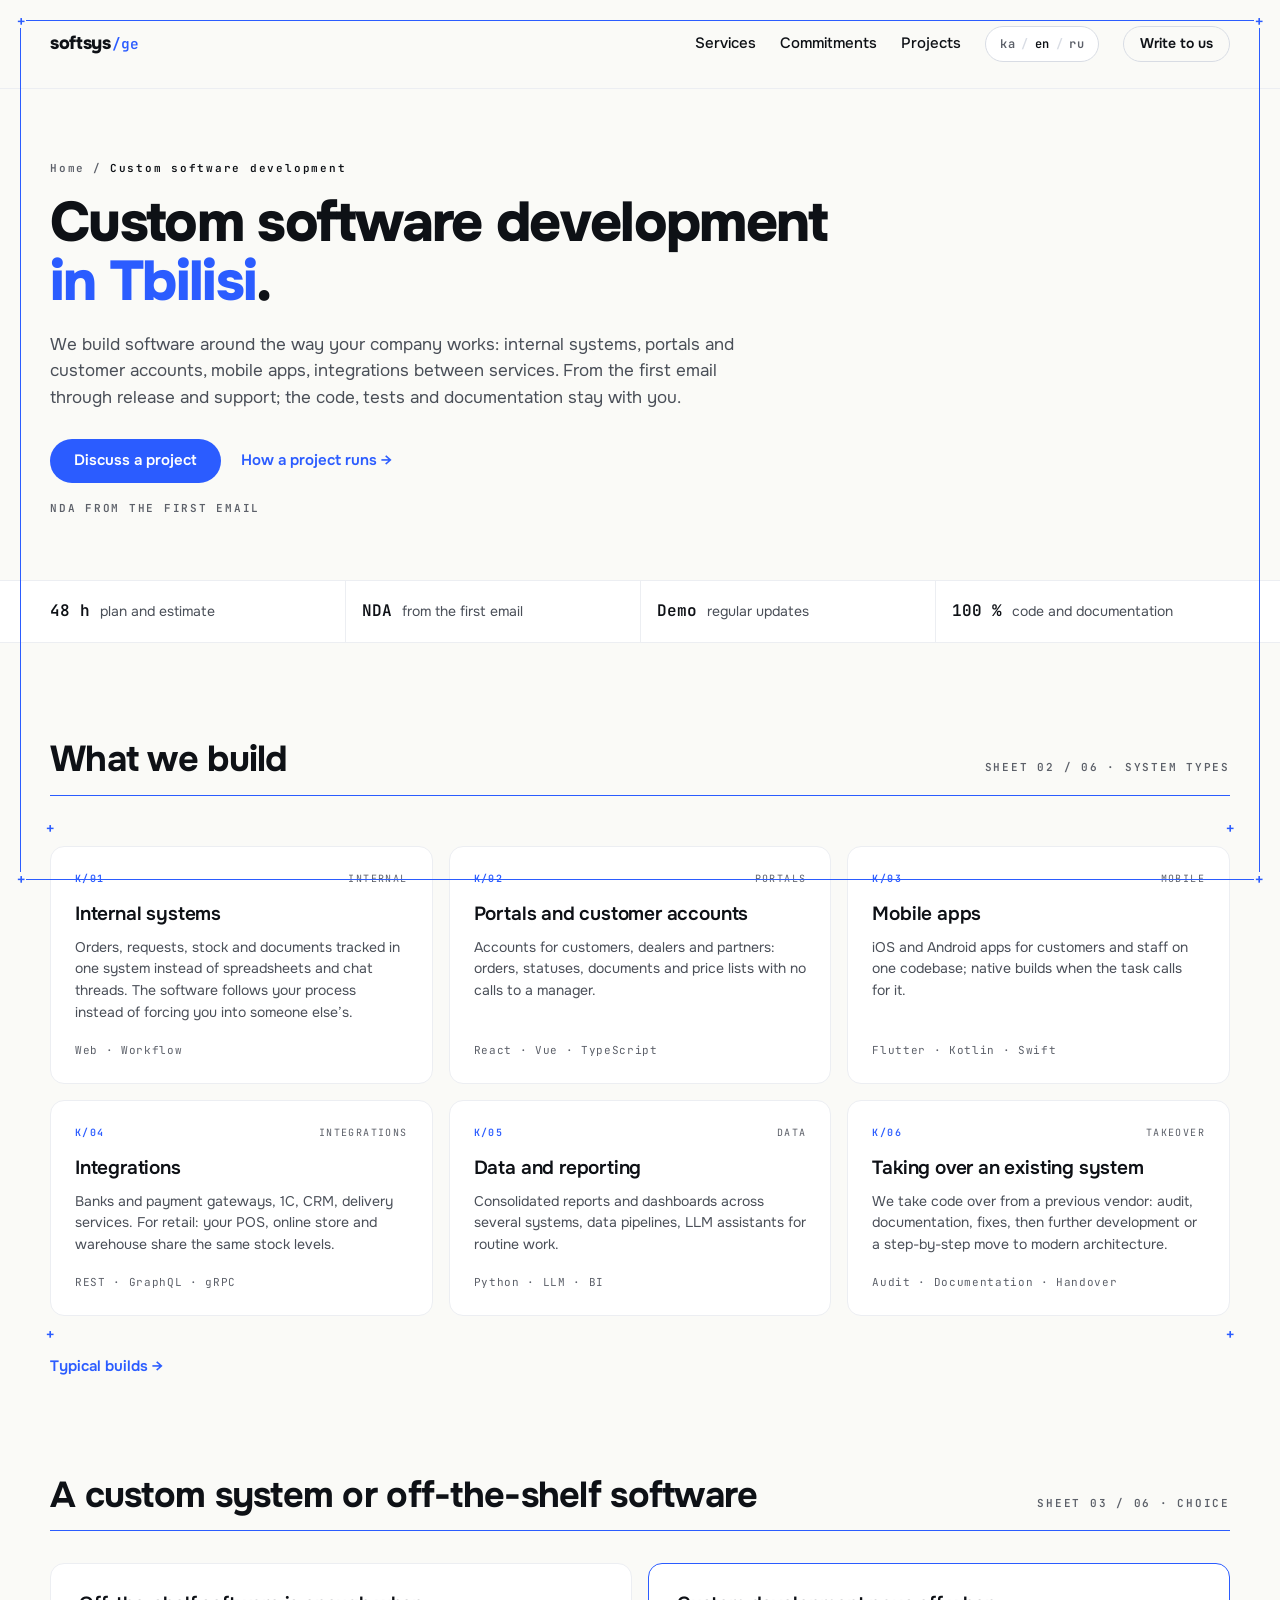
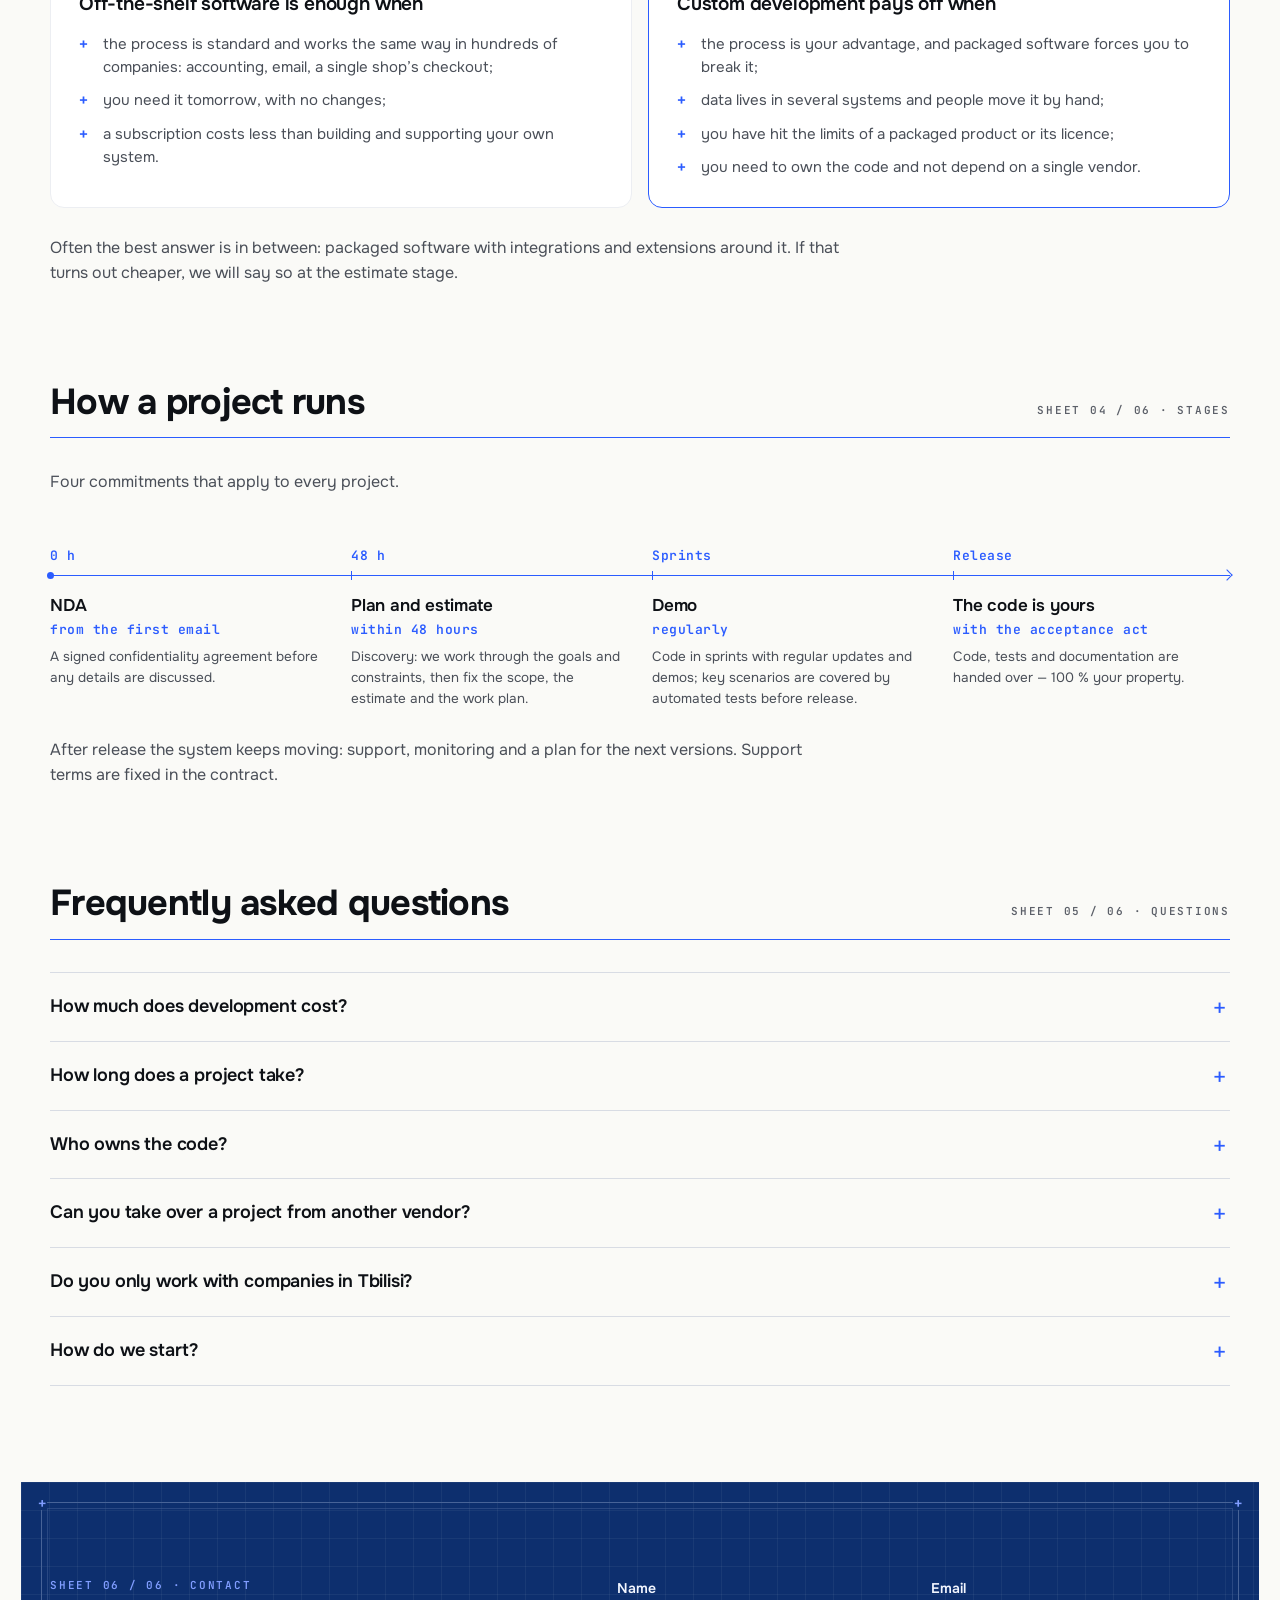
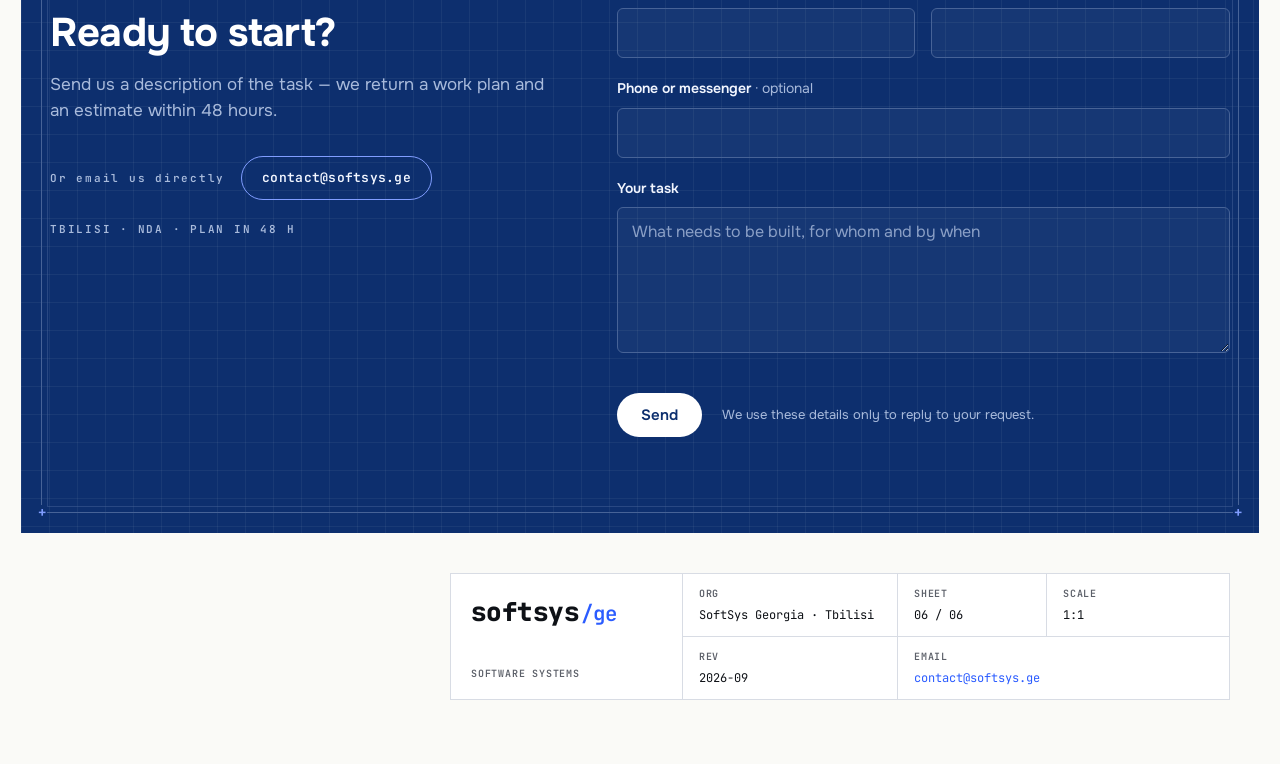
<file: en/software-development/index.html>
<!doctype html>
<html lang="en">
<head>
<meta charset="UTF-8">
<meta name="viewport" content="width=device-width,initial-scale=1">
<link rel="icon" type="image/svg+xml" href="/favicon.svg">
<!--seo:start-->
<title>Custom software development in Tbilisi — SoftSys Georgia</title>
<meta name="description" content="Software built around your processes: web systems, mobile apps and integrations. Plan and estimate in 48 hours, NDA from the first email, the code is yours.">
<meta name="robots" content="index,follow,max-image-preview:large">
<link rel="canonical" href="https://www.softsys.ge/en/software-development/">
<link rel="alternate" hreflang="ka" href="https://www.softsys.ge/software-development/">
<link rel="alternate" hreflang="en" href="https://www.softsys.ge/en/software-development/">
<link rel="alternate" hreflang="ru" href="https://www.softsys.ge/ru/software-development/">
<link rel="alternate" hreflang="x-default" href="https://www.softsys.ge/software-development/">
<meta name="theme-color" content="#2B5CFF">
<meta property="og:type" content="website">
<meta property="og:site_name" content="SoftSys Georgia">
<meta property="og:title" content="Custom software development in Tbilisi — SoftSys Georgia">
<meta property="og:description" content="Software built around your processes: web systems, mobile apps and integrations. Plan and estimate in 48 hours, NDA from the first email, the code is yours.">
<meta property="og:url" content="https://www.softsys.ge/en/software-development/">
<meta property="og:locale" content="en_US">
<meta property="og:locale:alternate" content="ka_GE">
<meta property="og:locale:alternate" content="ru_RU">
<meta property="og:image" content="https://www.softsys.ge/og-en.png">
<meta property="og:image:width" content="1200">
<meta property="og:image:height" content="630">
<meta property="og:image:alt" content="The software your company runs on">
<meta name="twitter:card" content="summary_large_image">
<meta name="twitter:title" content="Custom software development in Tbilisi — SoftSys Georgia">
<meta name="twitter:description" content="Software built around your processes: web systems, mobile apps and integrations. Plan and estimate in 48 hours, NDA from the first email, the code is yours.">
<meta name="twitter:image" content="https://www.softsys.ge/og-en.png">
<script type="application/ld+json">{"@context":"https://schema.org","@graph":[{"@type":"Organization","@id":"https://www.softsys.ge/#organization","name":"SoftSys Georgia","url":"https://www.softsys.ge/","email":"contact@softsys.ge","address":{"@type":"PostalAddress","addressLocality":"Tbilisi","addressCountry":"GE"},"contactPoint":{"@type":"ContactPoint","email":"contact@softsys.ge","contactType":"customer service","availableLanguage":["ka","en","ru"]}},{"@type":"WebSite","@id":"https://www.softsys.ge/#website","name":"SoftSys Georgia","url":"https://www.softsys.ge/","inLanguage":["ka","en","ru"],"publisher":{"@id":"https://www.softsys.ge/#organization"}},{"@type":"WebPage","@id":"https://www.softsys.ge/en/software-development/","url":"https://www.softsys.ge/en/software-development/","name":"Custom software development in Tbilisi — SoftSys Georgia","description":"Software built around your processes: web systems, mobile apps and integrations. Plan and estimate in 48 hours, NDA from the first email, the code is yours.","inLanguage":"en","isPartOf":{"@id":"https://www.softsys.ge/#website"},"about":{"@id":"https://www.softsys.ge/en/software-development/#service"},"breadcrumb":{"@id":"https://www.softsys.ge/en/software-development/#breadcrumb"}},{"@type":"Service","@id":"https://www.softsys.ge/en/software-development/#service","name":"Custom software development","description":"Software built around your processes: web systems, mobile apps and integrations. Plan and estimate in 48 hours, NDA from the first email, the code is yours.","url":"https://www.softsys.ge/en/software-development/","provider":{"@id":"https://www.softsys.ge/#organization"},"areaServed":{"@type":"Country","name":"Georgia"}},{"@type":"BreadcrumbList","@id":"https://www.softsys.ge/en/software-development/#breadcrumb","itemListElement":[{"@type":"ListItem","position":1,"name":"SoftSys Georgia","item":"https://www.softsys.ge/en/"},{"@type":"ListItem","position":2,"name":"Custom software development","item":"https://www.softsys.ge/en/software-development/"}]}]}</script>
<link rel="preload" as="font" type="font/woff2" crossorigin href="/assets/onest-latin-wght-normal-Dun_Rd-l.woff2">
<link rel="preload" as="font" type="font/woff2" crossorigin href="/assets/jetbrains-mono-latin-wght-normal-B9CIFXIH.woff2"><!--seo:end-->
  <script type="module" crossorigin src="/assets/index-UIykL-1g.js"></script>
  <link rel="stylesheet" crossorigin href="/assets/index-CJi5grqj.css">
</head>
<body>
<div id="app"><div class="sheet"><a class="skip-link" href="#main">Skip to content</a><div class="sheet-frame" aria-hidden="true"><i class="mark tl">+</i><i class="mark tr">+</i><i class="mark bl">+</i><i class="mark br">+</i></div><header class="site-header"><nav class="site-nav container" aria-label="Main navigation"><a class="wordmark" href="/en/">softsys<span>/ge</span></a><button class="menu-toggle" type="button" aria-label="Menu" aria-expanded="false" aria-controls="primary-menu"><svg width="24" height="24" viewBox="0 0 24 24" fill="none" stroke="currentColor" stroke-width="1.5" aria-hidden="true"><path d="M3 7h18M3 12h18M3 17h18"></path></svg></button><div id="primary-menu" class="nav-links"><!--[--><a href="/en/#services">Services</a><a href="/en/#commitments">Commitments</a><a href="/en/#builds">Projects</a><!--]--><div class="lang-switch" aria-label="Language"><!--[--><!--[--><!----><a href="/software-development/" class="" lang="ka" title="ქართული">ka</a><!--]--><!--[--><span class="lang-sep" aria-hidden="true">/</span><a href="/en/software-development/" class="active" aria-current="page" lang="en" title="English">en</a><!--]--><!--[--><span class="lang-sep" aria-hidden="true">/</span><a href="/ru/software-development/" class="" lang="ru" title="Русский">ru</a><!--]--><!--]--></div><a class="btn btn-secondary nav-cta" href="#contact">Write to us</a></div></nav></header><main id="main"><!--[--><section id="top" class="hero service-hero container"><div class="hero-text"><nav class="crumbs label" aria-label="Breadcrumb"><a href="/en/">Home</a><span aria-hidden="true">/</span><span aria-current="page">Custom software development</span></nav><h1>Custom software development <em>in Tbilisi</em>.</h1><p class="sub">We build software around the way your company works: internal systems, portals and customer accounts, mobile apps, integrations between services. From the first email through release and support; the code, tests and documentation stay with you.</p><div class="actions"><a class="btn btn-primary" href="#contact">Discuss a project</a><a class="text-link" href="#process">How a project runs →</a></div><div class="label note">NDA FROM THE FIRST EMAIL</div></div></section><section class="strip" aria-label="SoftSys"><div class="container strip-grid"><!--[--><div class="strip-item"><b>48 h</b><span>plan and estimate</span></div><div class="strip-item"><b>NDA</b><span>from the first email</span></div><div class="strip-item"><b>Demo</b><span>regular updates</span></div><div class="strip-item"><b>100 %</b><span>code and documentation</span></div><!--]--></div></section><section id="kinds" class="section container"><div class="section-head"><h2>What we build</h2><div class="label">SHEET 02 / 06 · SYSTEM TYPES</div></div><div class="cropped"><div class="corner-marks" aria-hidden="true"><i>+</i><i>+</i><i>+</i><i>+</i></div><div class="cards"><!--[--><article class="card"><div class="card-head"><span class="code">K/01</span><span class="cat">INTERNAL</span></div><h3>Internal systems</h3><p>Orders, requests, stock and documents tracked in one system instead of spreadsheets and chat threads. The software follows your process instead of forcing you into someone else’s.</p><div class="tech">Web · Workflow</div></article><article class="card"><div class="card-head"><span class="code">K/02</span><span class="cat">PORTALS</span></div><h3>Portals and customer accounts</h3><p>Accounts for customers, dealers and partners: orders, statuses, documents and price lists with no calls to a manager.</p><div class="tech">React · Vue · TypeScript</div></article><article class="card"><div class="card-head"><span class="code">K/03</span><span class="cat">MOBILE</span></div><h3>Mobile apps</h3><p>iOS and Android apps for customers and staff on one codebase; native builds when the task calls for it.</p><div class="tech">Flutter · Kotlin · Swift</div></article><article class="card"><div class="card-head"><span class="code">K/04</span><span class="cat">INTEGRATIONS</span></div><h3>Integrations</h3><p>Banks and payment gateways, 1C, CRM, delivery services. For retail: your POS, online store and warehouse share the same stock levels.</p><div class="tech">REST · GraphQL · gRPC</div></article><article class="card"><div class="card-head"><span class="code">K/05</span><span class="cat">DATA</span></div><h3>Data and reporting</h3><p>Consolidated reports and dashboards across several systems, data pipelines, LLM assistants for routine work.</p><div class="tech">Python · LLM · BI</div></article><article class="card"><div class="card-head"><span class="code">K/06</span><span class="cat">TAKEOVER</span></div><h3>Taking over an existing system</h3><p>We take code over from a previous vendor: audit, documentation, fixes, then further development or a step-by-step move to modern architecture.</p><div class="tech">Audit · Documentation · Handover</div></article><!--]--></div></div><p class="more"><a class="text-link" href="/en/#builds">Typical builds →</a></p></section><section id="fit" class="section container"><div class="section-head"><h2>A custom system or off-the-shelf software</h2><div class="label">SHEET 03 / 06 · CHOICE</div></div><div class="fit"><!--[--><div class="fit-col"><h3>Off-the-shelf software is enough when</h3><ul><!--[--><li>the process is standard and works the same way in hundreds of companies: accounting, email, a single shop’s checkout;</li><li>you need it tomorrow, with no changes;</li><li>a subscription costs less than building and supporting your own system.</li><!--]--></ul></div><div class="accent fit-col"><h3>Custom development pays off when</h3><ul><!--[--><li>the process is your advantage, and packaged software forces you to break it;</li><li>data lives in several systems and people move it by hand;</li><li>you have hit the limits of a packaged product or its licence;</li><li>you need to own the code and not depend on a single vendor.</li><!--]--></ul></div><!--]--></div><p class="section-text">Often the best answer is in between: packaged software with integrations and extensions around it. If that turns out cheaper, we will say so at the estimate stage.</p></section><section id="process" class="section container"><div class="section-head"><h2>How a project runs</h2><div class="label">SHEET 04 / 06 · STAGES</div></div><p class="section-text lead">Four commitments that apply to every project.</p><ol class="chain"><!--[--><li class="point"><div class="tick" aria-hidden="true"><b>0 h</b></div><h3>NDA</h3><div class="q">from the first email</div><p>A signed confidentiality agreement before any details are discussed.</p></li><li class="point"><div class="tick" aria-hidden="true"><b>48 h</b></div><h3>Plan and estimate</h3><div class="q">within 48 hours</div><p>Discovery: we work through the goals and constraints, then fix the scope, the estimate and the work plan.</p></li><li class="point"><div class="tick" aria-hidden="true"><b>Sprints</b></div><h3>Demo</h3><div class="q">regularly</div><p>Code in sprints with regular updates and demos; key scenarios are covered by automated tests before release.</p></li><li class="last point"><div class="tick" aria-hidden="true"><b>Release</b></div><h3>The code is yours</h3><div class="q">with the acceptance act</div><p>Code, tests and documentation are handed over — 100 % your property.</p></li><!--]--></ol><p class="section-text">After release the system keeps moving: support, monitoring and a plan for the next versions. Support terms are fixed in the contract.</p></section><section id="faq" class="section container"><div class="section-head"><h2>Frequently asked questions</h2><div class="label">SHEET 05 / 06 · QUESTIONS</div></div><div class="faq"><!--[--><details class="faq-item"><summary>How much does development cost?</summary><p>It depends on scope and complexity, so there is no single price. Describe the task and within 48 hours we return a work plan with an estimate. Price and timeline are fixed before development starts.</p></details><details class="faq-item"><summary>How long does a project take?</summary><p>Timelines depend on scope and are also fixed in the work plan. We ship regular updates and demos, so progress is visible from the first sprint.</p></details><details class="faq-item"><summary>Who owns the code?</summary><p>You do. With the acceptance act we hand over the code, tests and documentation — 100 % your property.</p></details><details class="faq-item"><summary>Can you take over a project from another vendor?</summary><p>Yes. We start with an audit of the code, architecture and infrastructure, document the system, then develop it further or move it to modern architecture step by step.</p></details><details class="faq-item"><summary>Do you only work with companies in Tbilisi?</summary><p>No. We are based in Tbilisi and also work with companies in other cities and countries: calls, demos and documents happen online.</p></details><details class="faq-item"><summary>How do we start?</summary><p>Write to us: what your company does, what task needs solving and which systems you already use. We sign an NDA before discussing details.</p></details><!--]--></div></section><!--]--><section id="contact" class="contact"><div class="bp-grid" aria-hidden="true"></div><div class="bp-frame" aria-hidden="true"><i class="mark tl">+</i><i class="mark tr">+</i><i class="mark bl">+</i><i class="mark br">+</i></div><div class="bp-frame inner" aria-hidden="true"></div><div class="container contact-body"><div class="contact-intro"><div class="label">SHEET 06 / 06 · CONTACT</div><h2>Ready to start?</h2><p>Send us a description of the task — we return a work plan and an estimate within 48 hours.</p><div class="contact-direct"><span class="label">Or email us directly</span><a class="btn btn-outline mono" href="mailto:contact@softsys.ge">contact@softsys.ge</a></div><div class="label facts">TBILISI · NDA · PLAN IN 48 H</div></div><div class="contact-form-wrap" aria-live="polite"><!----><form class="contact-form" aria-label="Request form" style=""><div class="field"><label for="contact-name">Name</label><input id="contact-name" value="" name="name" type="text" autocomplete="name" maxlength="100" required></div><div class="field"><label for="contact-email">Email</label><input id="contact-email" value="" name="email" type="email" autocomplete="email" maxlength="200" required></div><div class="field wide"><label for="contact-phone">Phone or messenger <span class="optional">· optional</span></label><input id="contact-phone" value="" name="phone" type="text" autocomplete="tel" maxlength="60"></div><div class="field wide"><label for="contact-message">Your task</label><textarea id="contact-message" name="message" rows="5" minlength="2" maxlength="5000" placeholder="What needs to be built, for whom and by when" required></textarea></div><div class="hp" aria-hidden="true"><label for="contact-website">Website</label><input id="contact-website" value="" name="website" type="text" tabindex="-1" autocomplete="off"></div><div class="captcha wide"></div><!----><!----><div class="form-foot wide"><button class="btn btn-white" type="submit">Send</button><p class="form-consent">We use these details only to reply to your request.</p></div></form></div></div></section></main><footer class="stamp-wrap container"><div class="stamp"><div class="stamp-main"><div class="wordmark large"> softsys<span>/ge</span></div><div class="stamp-tag">SOFTWARE SYSTEMS</div></div><div class="stamp-cell org"><small>ORG</small><span>SoftSys Georgia · Tbilisi</span></div><div class="stamp-cell"><small>SHEET</small><span>06 / 06</span></div><div class="stamp-cell"><small>SCALE</small><span>1:1</span></div><div class="stamp-cell"><small>REV</small><span>2026-09</span></div><div class="stamp-cell wide"><small>EMAIL</small><a href="mailto:contact@softsys.ge">contact@softsys.ge</a></div></div></footer></div></div>
</body>
</html>
</file>
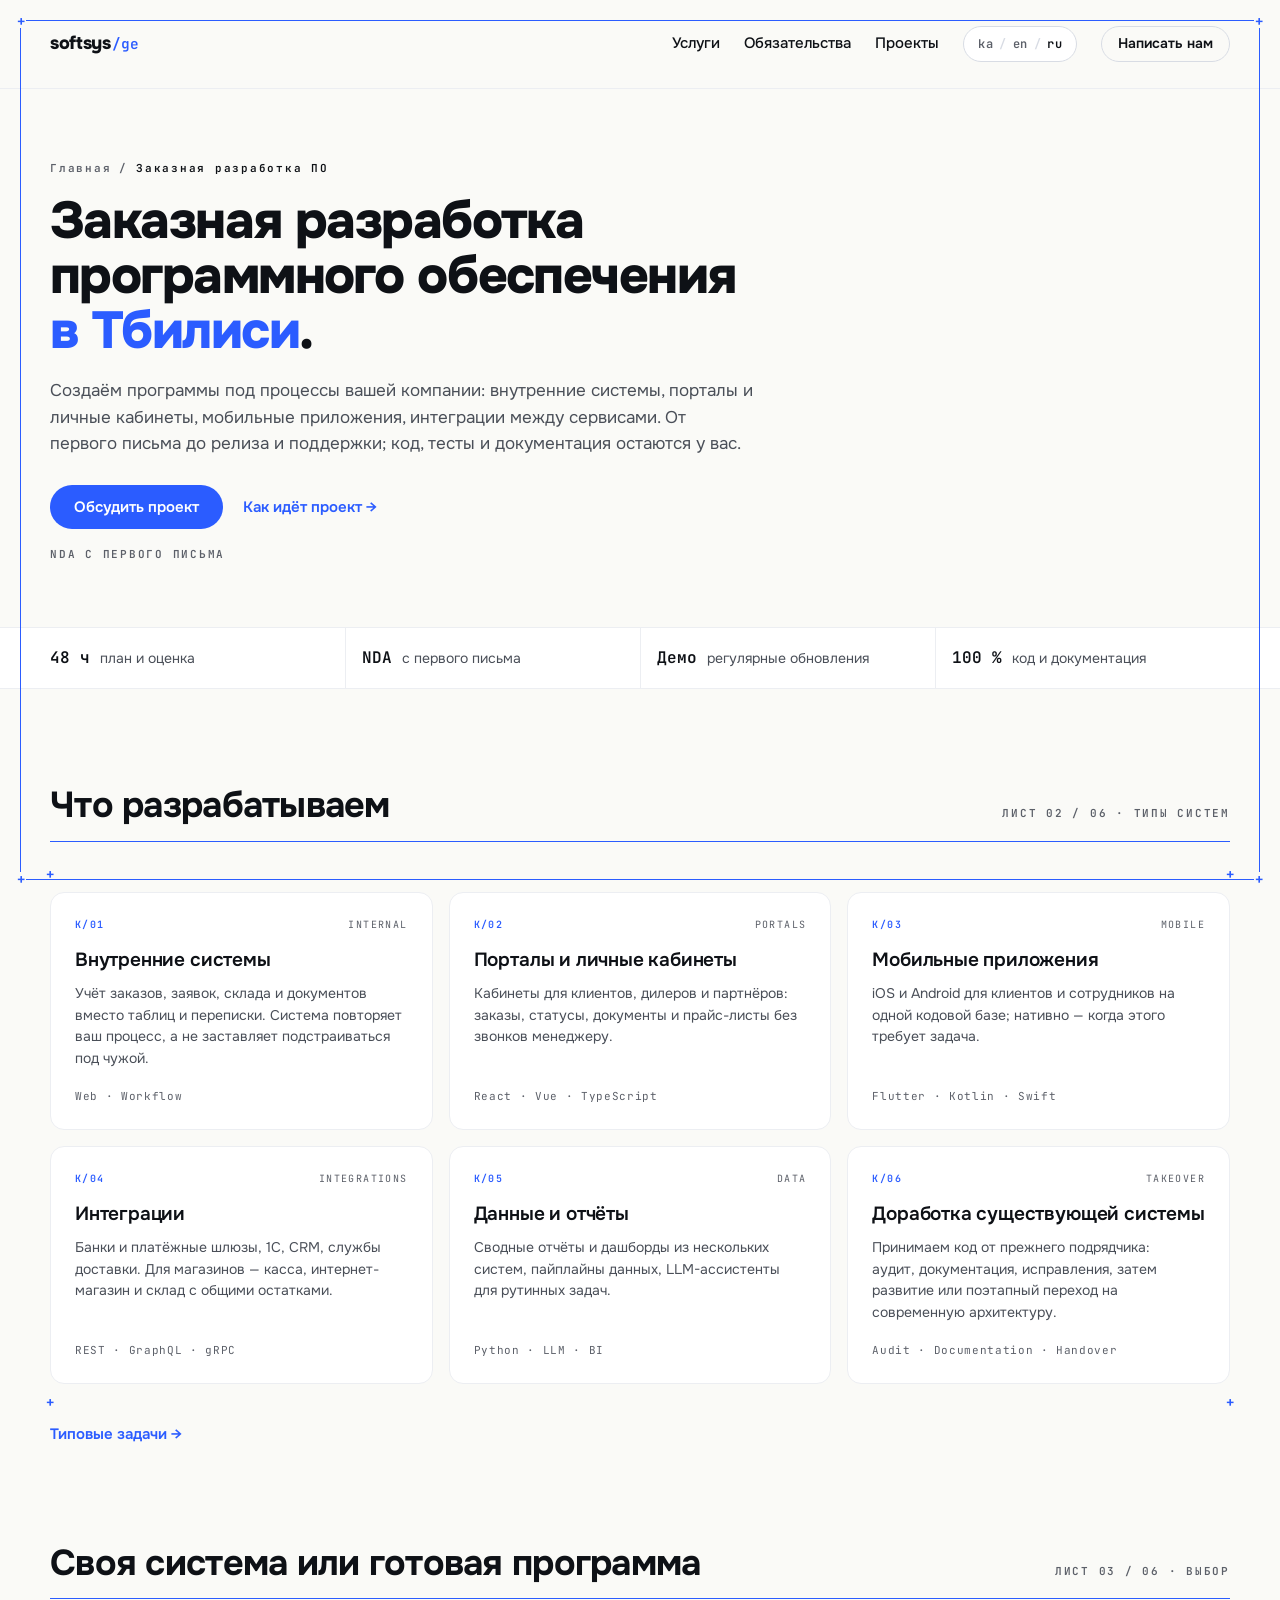
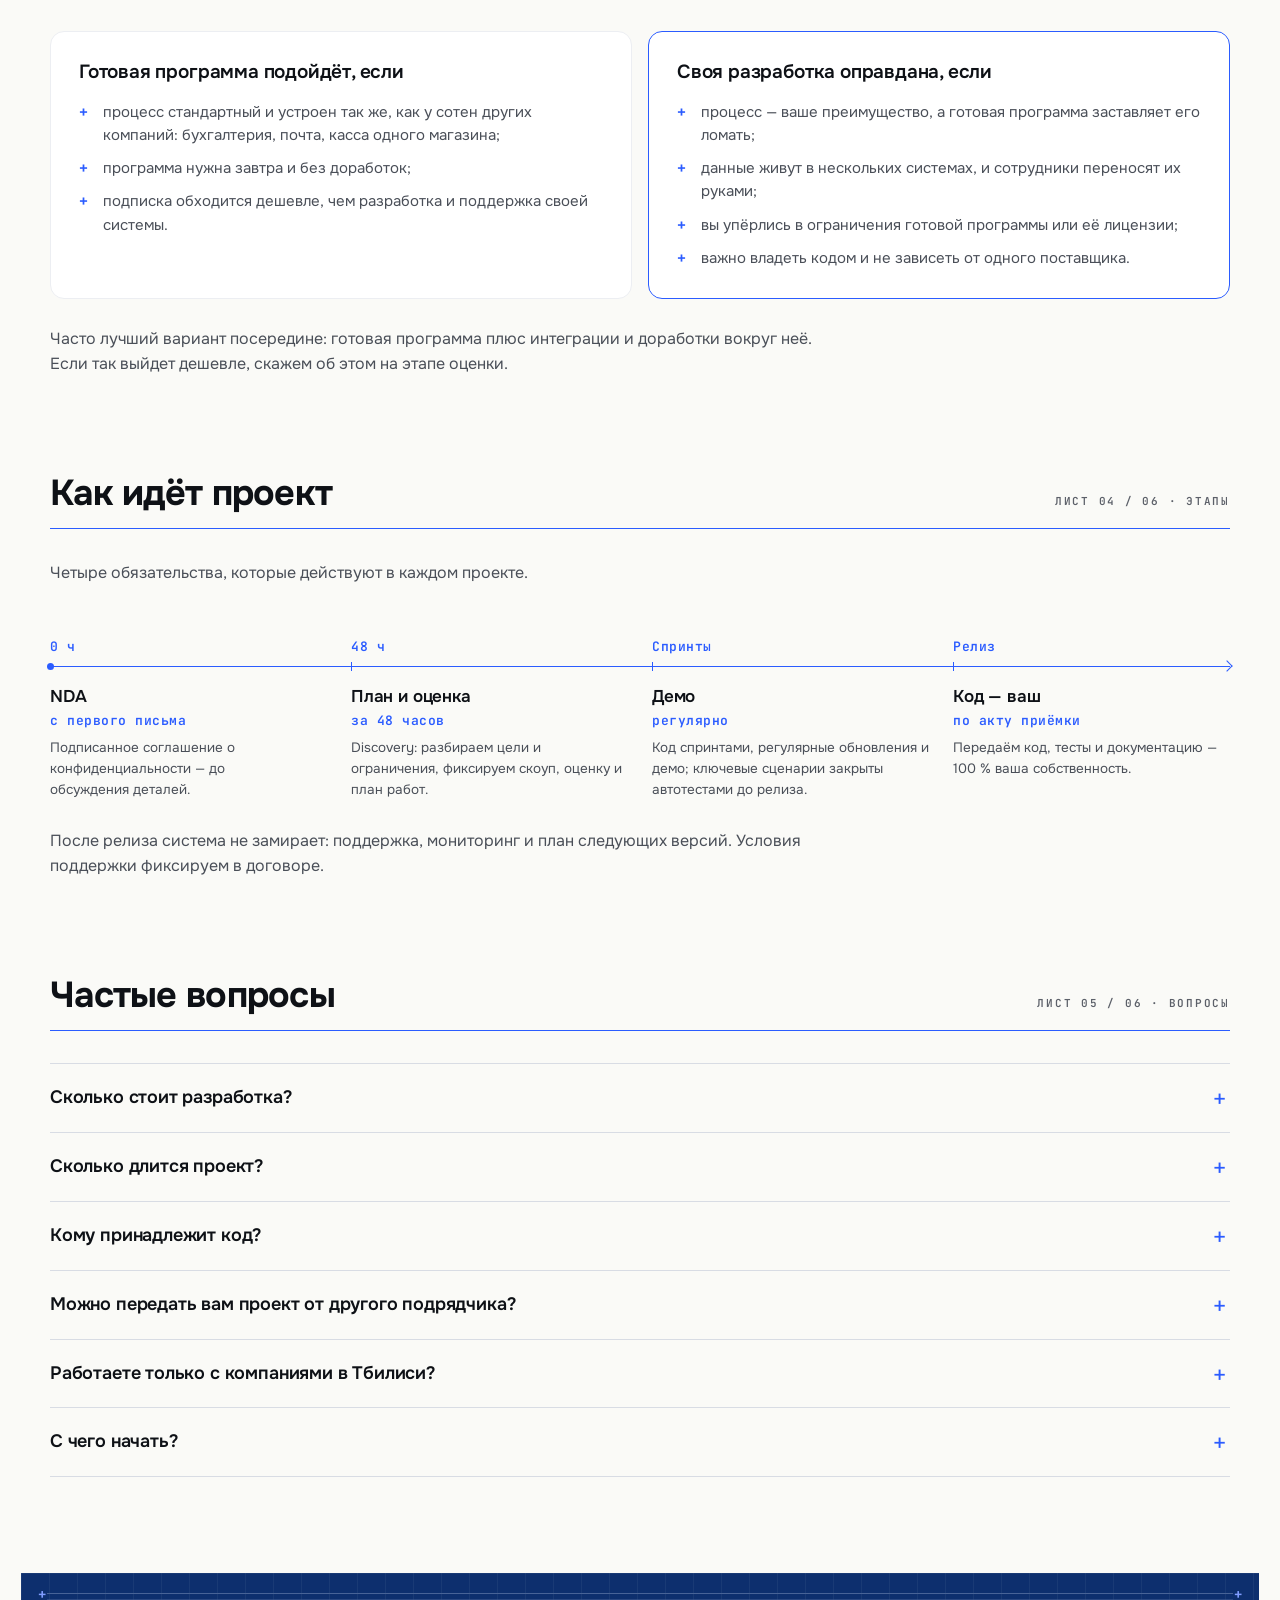
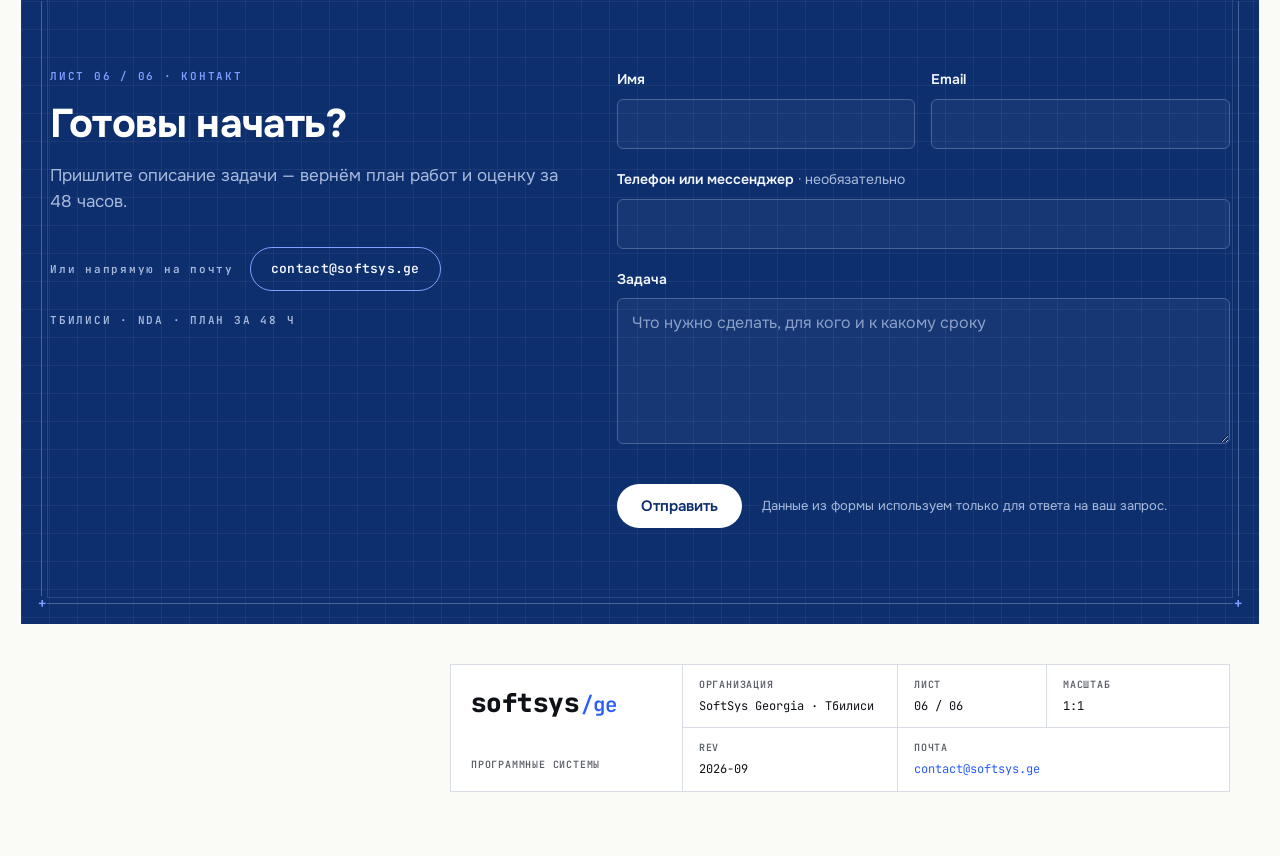
<file: ru/software-development/index.html>
<!doctype html>
<html lang="ru">
<head>
<meta charset="UTF-8">
<meta name="viewport" content="width=device-width,initial-scale=1">
<link rel="icon" type="image/svg+xml" href="/favicon.svg">
<!--seo:start-->
<title>Заказная разработка ПО в Тбилиси — SoftSys Georgia</title>
<meta name="description" content="Разрабатываем программы под процессы компаний в Грузии: веб-системы, мобильные приложения, интеграции. План и оценка за 48 часов, NDA с первого письма, код ваш.">
<meta name="robots" content="index,follow,max-image-preview:large">
<link rel="canonical" href="https://www.softsys.ge/ru/software-development/">
<link rel="alternate" hreflang="ka" href="https://www.softsys.ge/software-development/">
<link rel="alternate" hreflang="en" href="https://www.softsys.ge/en/software-development/">
<link rel="alternate" hreflang="ru" href="https://www.softsys.ge/ru/software-development/">
<link rel="alternate" hreflang="x-default" href="https://www.softsys.ge/software-development/">
<meta name="theme-color" content="#2B5CFF">
<meta property="og:type" content="website">
<meta property="og:site_name" content="SoftSys Georgia">
<meta property="og:title" content="Заказная разработка ПО в Тбилиси — SoftSys Georgia">
<meta property="og:description" content="Разрабатываем программы под процессы компаний в Грузии: веб-системы, мобильные приложения, интеграции. План и оценка за 48 часов, NDA с первого письма, код ваш.">
<meta property="og:url" content="https://www.softsys.ge/ru/software-development/">
<meta property="og:locale" content="ru_RU">
<meta property="og:locale:alternate" content="ka_GE">
<meta property="og:locale:alternate" content="en_US">
<meta property="og:image" content="https://www.softsys.ge/og-ru.png">
<meta property="og:image:width" content="1200">
<meta property="og:image:height" content="630">
<meta property="og:image:alt" content="Программные системы для вашей компании">
<meta name="twitter:card" content="summary_large_image">
<meta name="twitter:title" content="Заказная разработка ПО в Тбилиси — SoftSys Georgia">
<meta name="twitter:description" content="Разрабатываем программы под процессы компаний в Грузии: веб-системы, мобильные приложения, интеграции. План и оценка за 48 часов, NDA с первого письма, код ваш.">
<meta name="twitter:image" content="https://www.softsys.ge/og-ru.png">
<script type="application/ld+json">{"@context":"https://schema.org","@graph":[{"@type":"Organization","@id":"https://www.softsys.ge/#organization","name":"SoftSys Georgia","url":"https://www.softsys.ge/","email":"contact@softsys.ge","address":{"@type":"PostalAddress","addressLocality":"Tbilisi","addressCountry":"GE"},"contactPoint":{"@type":"ContactPoint","email":"contact@softsys.ge","contactType":"customer service","availableLanguage":["ka","en","ru"]}},{"@type":"WebSite","@id":"https://www.softsys.ge/#website","name":"SoftSys Georgia","url":"https://www.softsys.ge/","inLanguage":["ka","en","ru"],"publisher":{"@id":"https://www.softsys.ge/#organization"}},{"@type":"WebPage","@id":"https://www.softsys.ge/ru/software-development/","url":"https://www.softsys.ge/ru/software-development/","name":"Заказная разработка ПО в Тбилиси — SoftSys Georgia","description":"Разрабатываем программы под процессы компаний в Грузии: веб-системы, мобильные приложения, интеграции. План и оценка за 48 часов, NDA с первого письма, код ваш.","inLanguage":"ru","isPartOf":{"@id":"https://www.softsys.ge/#website"},"about":{"@id":"https://www.softsys.ge/ru/software-development/#service"},"breadcrumb":{"@id":"https://www.softsys.ge/ru/software-development/#breadcrumb"}},{"@type":"Service","@id":"https://www.softsys.ge/ru/software-development/#service","name":"Заказная разработка программного обеспечения","description":"Разрабатываем программы под процессы компаний в Грузии: веб-системы, мобильные приложения, интеграции. План и оценка за 48 часов, NDA с первого письма, код ваш.","url":"https://www.softsys.ge/ru/software-development/","provider":{"@id":"https://www.softsys.ge/#organization"},"areaServed":{"@type":"Country","name":"Georgia"}},{"@type":"BreadcrumbList","@id":"https://www.softsys.ge/ru/software-development/#breadcrumb","itemListElement":[{"@type":"ListItem","position":1,"name":"SoftSys Georgia","item":"https://www.softsys.ge/ru/"},{"@type":"ListItem","position":2,"name":"Заказная разработка ПО","item":"https://www.softsys.ge/ru/software-development/"}]}]}</script>
<link rel="preload" as="font" type="font/woff2" crossorigin href="/assets/onest-cyrillic-wght-normal-DayYxulF.woff2">
<link rel="preload" as="font" type="font/woff2" crossorigin href="/assets/onest-latin-wght-normal-Dun_Rd-l.woff2">
<link rel="preload" as="font" type="font/woff2" crossorigin href="/assets/jetbrains-mono-latin-wght-normal-B9CIFXIH.woff2"><!--seo:end-->
  <script type="module" crossorigin src="/assets/index-UIykL-1g.js"></script>
  <link rel="stylesheet" crossorigin href="/assets/index-CJi5grqj.css">
</head>
<body>
<div id="app"><div class="sheet"><a class="skip-link" href="#main">К содержанию</a><div class="sheet-frame" aria-hidden="true"><i class="mark tl">+</i><i class="mark tr">+</i><i class="mark bl">+</i><i class="mark br">+</i></div><header class="site-header"><nav class="site-nav container" aria-label="Основная навигация"><a class="wordmark" href="/ru/">softsys<span>/ge</span></a><button class="menu-toggle" type="button" aria-label="Меню" aria-expanded="false" aria-controls="primary-menu"><svg width="24" height="24" viewBox="0 0 24 24" fill="none" stroke="currentColor" stroke-width="1.5" aria-hidden="true"><path d="M3 7h18M3 12h18M3 17h18"></path></svg></button><div id="primary-menu" class="nav-links"><!--[--><a href="/ru/#services">Услуги</a><a href="/ru/#commitments">Обязательства</a><a href="/ru/#builds">Проекты</a><!--]--><div class="lang-switch" aria-label="Язык"><!--[--><!--[--><!----><a href="/software-development/" class="" lang="ka" title="ქართული">ka</a><!--]--><!--[--><span class="lang-sep" aria-hidden="true">/</span><a href="/en/software-development/" class="" lang="en" title="English">en</a><!--]--><!--[--><span class="lang-sep" aria-hidden="true">/</span><a href="/ru/software-development/" class="active" aria-current="page" lang="ru" title="Русский">ru</a><!--]--><!--]--></div><a class="btn btn-secondary nav-cta" href="#contact">Написать нам</a></div></nav></header><main id="main"><!--[--><section id="top" class="hero service-hero container"><div class="hero-text"><nav class="crumbs label" aria-label="Навигационная цепочка"><a href="/ru/">Главная</a><span aria-hidden="true">/</span><span aria-current="page">Заказная разработка ПО</span></nav><h1>Заказная разработка программного обеспечения <em>в Тбилиси</em>.</h1><p class="sub">Создаём программы под процессы вашей компании: внутренние системы, порталы и личные кабинеты, мобильные приложения, интеграции между сервисами. От первого письма до релиза и поддержки; код, тесты и документация остаются у вас.</p><div class="actions"><a class="btn btn-primary" href="#contact">Обсудить проект</a><a class="text-link" href="#process">Как идёт проект →</a></div><div class="label note">NDA С ПЕРВОГО ПИСЬМА</div></div></section><section class="strip" aria-label="SoftSys"><div class="container strip-grid"><!--[--><div class="strip-item"><b>48 ч</b><span>план и оценка</span></div><div class="strip-item"><b>NDA</b><span>с первого письма</span></div><div class="strip-item"><b>Демо</b><span>регулярные обновления</span></div><div class="strip-item"><b>100 %</b><span>код и документация</span></div><!--]--></div></section><section id="kinds" class="section container"><div class="section-head"><h2>Что разрабатываем</h2><div class="label">ЛИСТ 02 / 06 · ТИПЫ СИСТЕМ</div></div><div class="cropped"><div class="corner-marks" aria-hidden="true"><i>+</i><i>+</i><i>+</i><i>+</i></div><div class="cards"><!--[--><article class="card"><div class="card-head"><span class="code">K/01</span><span class="cat">INTERNAL</span></div><h3>Внутренние системы</h3><p>Учёт заказов, заявок, склада и документов вместо таблиц и переписки. Система повторяет ваш процесс, а не заставляет подстраиваться под чужой.</p><div class="tech">Web · Workflow</div></article><article class="card"><div class="card-head"><span class="code">K/02</span><span class="cat">PORTALS</span></div><h3>Порталы и личные кабинеты</h3><p>Кабинеты для клиентов, дилеров и партнёров: заказы, статусы, документы и прайс-листы без звонков менеджеру.</p><div class="tech">React · Vue · TypeScript</div></article><article class="card"><div class="card-head"><span class="code">K/03</span><span class="cat">MOBILE</span></div><h3>Мобильные приложения</h3><p>iOS и Android для клиентов и сотрудников на одной кодовой базе; нативно — когда этого требует задача.</p><div class="tech">Flutter · Kotlin · Swift</div></article><article class="card"><div class="card-head"><span class="code">K/04</span><span class="cat">INTEGRATIONS</span></div><h3>Интеграции</h3><p>Банки и платёжные шлюзы, 1С, CRM, службы доставки. Для магазинов — касса, интернет-магазин и склад с общими остатками.</p><div class="tech">REST · GraphQL · gRPC</div></article><article class="card"><div class="card-head"><span class="code">K/05</span><span class="cat">DATA</span></div><h3>Данные и отчёты</h3><p>Сводные отчёты и дашборды из нескольких систем, пайплайны данных, LLM-ассистенты для рутинных задач.</p><div class="tech">Python · LLM · BI</div></article><article class="card"><div class="card-head"><span class="code">K/06</span><span class="cat">TAKEOVER</span></div><h3>Доработка существующей системы</h3><p>Принимаем код от прежнего подрядчика: аудит, документация, исправления, затем развитие или поэтапный переход на современную архитектуру.</p><div class="tech">Audit · Documentation · Handover</div></article><!--]--></div></div><p class="more"><a class="text-link" href="/ru/#builds">Типовые задачи →</a></p></section><section id="fit" class="section container"><div class="section-head"><h2>Своя система или готовая программа</h2><div class="label">ЛИСТ 03 / 06 · ВЫБОР</div></div><div class="fit"><!--[--><div class="fit-col"><h3>Готовая программа подойдёт, если</h3><ul><!--[--><li>процесс стандартный и устроен так же, как у сотен других компаний: бухгалтерия, почта, касса одного магазина;</li><li>программа нужна завтра и без доработок;</li><li>подписка обходится дешевле, чем разработка и поддержка своей системы.</li><!--]--></ul></div><div class="accent fit-col"><h3>Своя разработка оправдана, если</h3><ul><!--[--><li>процесс — ваше преимущество, а готовая программа заставляет его ломать;</li><li>данные живут в нескольких системах, и сотрудники переносят их руками;</li><li>вы упёрлись в ограничения готовой программы или её лицензии;</li><li>важно владеть кодом и не зависеть от одного поставщика.</li><!--]--></ul></div><!--]--></div><p class="section-text">Часто лучший вариант посередине: готовая программа плюс интеграции и доработки вокруг неё. Если так выйдет дешевле, скажем об этом на этапе оценки.</p></section><section id="process" class="section container"><div class="section-head"><h2>Как идёт проект</h2><div class="label">ЛИСТ 04 / 06 · ЭТАПЫ</div></div><p class="section-text lead">Четыре обязательства, которые действуют в каждом проекте.</p><ol class="chain"><!--[--><li class="point"><div class="tick" aria-hidden="true"><b>0 ч</b></div><h3>NDA</h3><div class="q">с первого письма</div><p>Подписанное соглашение о конфиденциальности — до обсуждения деталей.</p></li><li class="point"><div class="tick" aria-hidden="true"><b>48 ч</b></div><h3>План и оценка</h3><div class="q">за 48 часов</div><p>Discovery: разбираем цели и ограничения, фиксируем скоуп, оценку и план работ.</p></li><li class="point"><div class="tick" aria-hidden="true"><b>Спринты</b></div><h3>Демо</h3><div class="q">регулярно</div><p>Код спринтами, регулярные обновления и демо; ключевые сценарии закрыты автотестами до релиза.</p></li><li class="last point"><div class="tick" aria-hidden="true"><b>Релиз</b></div><h3>Код — ваш</h3><div class="q">по акту приёмки</div><p>Передаём код, тесты и документацию — 100 % ваша собственность.</p></li><!--]--></ol><p class="section-text">После релиза система не замирает: поддержка, мониторинг и план следующих версий. Условия поддержки фиксируем в договоре.</p></section><section id="faq" class="section container"><div class="section-head"><h2>Частые вопросы</h2><div class="label">ЛИСТ 05 / 06 · ВОПРОСЫ</div></div><div class="faq"><!--[--><details class="faq-item"><summary>Сколько стоит разработка?</summary><p>Зависит от объёма и сложности, поэтому одной цены нет. Опишите задачу — за 48 часов вернём план работ с оценкой. Цену и сроки фиксируем до начала разработки.</p></details><details class="faq-item"><summary>Сколько длится проект?</summary><p>Сроки зависят от объёма и тоже фиксируются в плане работ. Регулярно выпускаем обновления и показываем демо, так что прогресс видно с первого спринта.</p></details><details class="faq-item"><summary>Кому принадлежит код?</summary><p>Вам. По акту приёмки передаём код, тесты и документацию — 100 % ваша собственность.</p></details><details class="faq-item"><summary>Можно передать вам проект от другого подрядчика?</summary><p>Да. Начинаем с аудита кода, архитектуры и инфраструктуры, документируем систему, а затем развиваем её или поэтапно переводим на современную архитектуру.</p></details><details class="faq-item"><summary>Работаете только с компаниями в Тбилиси?</summary><p>Нет. Мы в Тбилиси, но работаем и с компаниями из других городов и стран: созвоны, демо и документы — онлайн.</p></details><details class="faq-item"><summary>С чего начать?</summary><p>Напишите нам: чем занимается компания, какую задачу нужно решить и какие системы уже используются. NDA подпишем до обсуждения деталей.</p></details><!--]--></div></section><!--]--><section id="contact" class="contact"><div class="bp-grid" aria-hidden="true"></div><div class="bp-frame" aria-hidden="true"><i class="mark tl">+</i><i class="mark tr">+</i><i class="mark bl">+</i><i class="mark br">+</i></div><div class="bp-frame inner" aria-hidden="true"></div><div class="container contact-body"><div class="contact-intro"><div class="label">ЛИСТ 06 / 06 · КОНТАКТ</div><h2>Готовы начать?</h2><p>Пришлите описание задачи — вернём план работ и оценку за 48 часов.</p><div class="contact-direct"><span class="label">Или напрямую на почту</span><a class="btn btn-outline mono" href="mailto:contact@softsys.ge">contact@softsys.ge</a></div><div class="label facts">ТБИЛИСИ · NDA · ПЛАН ЗА 48 Ч</div></div><div class="contact-form-wrap" aria-live="polite"><!----><form class="contact-form" aria-label="Форма заявки" style=""><div class="field"><label for="contact-name">Имя</label><input id="contact-name" value="" name="name" type="text" autocomplete="name" maxlength="100" required></div><div class="field"><label for="contact-email">Email</label><input id="contact-email" value="" name="email" type="email" autocomplete="email" maxlength="200" required></div><div class="field wide"><label for="contact-phone">Телефон или мессенджер <span class="optional">· необязательно</span></label><input id="contact-phone" value="" name="phone" type="text" autocomplete="tel" maxlength="60"></div><div class="field wide"><label for="contact-message">Задача</label><textarea id="contact-message" name="message" rows="5" minlength="2" maxlength="5000" placeholder="Что нужно сделать, для кого и к какому сроку" required></textarea></div><div class="hp" aria-hidden="true"><label for="contact-website">Website</label><input id="contact-website" value="" name="website" type="text" tabindex="-1" autocomplete="off"></div><div class="captcha wide"></div><!----><!----><div class="form-foot wide"><button class="btn btn-white" type="submit">Отправить</button><p class="form-consent">Данные из формы используем только для ответа на ваш запрос.</p></div></form></div></div></section></main><footer class="stamp-wrap container"><div class="stamp"><div class="stamp-main"><div class="wordmark large"> softsys<span>/ge</span></div><div class="stamp-tag">ПРОГРАММНЫЕ СИСТЕМЫ</div></div><div class="stamp-cell org"><small>ОРГАНИЗАЦИЯ</small><span>SoftSys Georgia · Тбилиси</span></div><div class="stamp-cell"><small>ЛИСТ</small><span>06 / 06</span></div><div class="stamp-cell"><small>МАСШТАБ</small><span>1:1</span></div><div class="stamp-cell"><small>REV</small><span>2026-09</span></div><div class="stamp-cell wide"><small>ПОЧТА</small><a href="mailto:contact@softsys.ge">contact@softsys.ge</a></div></div></footer></div></div>
</body>
</html>
</file>
<file: assets/index-CJi5grqj.css>
@font-face{font-family:Onest Variable;font-style:normal;font-display:swap;font-weight:100 900;src:url(/assets/onest-cyrillic-ext-wght-normal-DOFToQv1.woff2)format("woff2-variations");unicode-range:U+460-52F,U+1C80-1C8A,U+20B4,U+2DE0-2DFF,U+A640-A69F,U+FE2E-FE2F}@font-face{font-family:Onest Variable;font-style:normal;font-display:swap;font-weight:100 900;src:url(/assets/onest-cyrillic-wght-normal-DayYxulF.woff2)format("woff2-variations");unicode-range:U+301,U+400-45F,U+490-491,U+4B0-4B1,U+2116}@font-face{font-family:Onest Variable;font-style:normal;font-display:swap;font-weight:100 900;src:url(/assets/onest-math-wght-normal-Bl4ZGkZl.woff2)format("woff2-variations");unicode-range:U+302-303,U+305,U+307-308,U+310,U+312,U+315,U+31A,U+326-327,U+32C,U+32F-330,U+332-333,U+338,U+33A,U+346,U+34D,U+391-3A1,U+3A3-3A9,U+3B1-3C9,U+3D1,U+3D5-3D6,U+3F0-3F1,U+3F4-3F5,U+2016-2017,U+2034-2038,U+203C,U+2040,U+2043,U+2047,U+2050,U+2057,U+205F,U+2070-2071,U+2074-208E,U+2090-209C,U+20D0-20DC,U+20E1,U+20E5-20EF,U+2100-2112,U+2114-2115,U+2117-2121,U+2123-214F,U+2190,U+2192,U+2194-21AE,U+21B0-21E5,U+21F1-21F2,U+21F4-2211,U+2213-2214,U+2216-22FF,U+2308-230B,U+2310,U+2319,U+231C-2321,U+2336-237A,U+237C,U+2395,U+239B-23B7,U+23D0,U+23DC-23E1,U+2474-2475,U+25AF,U+25B3,U+25B7,U+25BD,U+25C1,U+25CA,U+25CC,U+25FB,U+266D-266F,U+27C0-27FF,U+2900-2AFF,U+2B0E-2B11,U+2B30-2B4C,U+2BFE,U+3030,U+FF5B,U+FF5D,U+1D400-1D7FF,U+1EE??}@font-face{font-family:Onest Variable;font-style:normal;font-display:swap;font-weight:100 900;src:url(/assets/onest-symbols-wght-normal-DxQzqQfC.woff2)format("woff2-variations");unicode-range:U+1-C,U+E-1F,U+7F-9F,U+20DD-20E0,U+20E2-20E4,U+2150-218F,U+2190,U+2192,U+2194-2199,U+21AF,U+21E6-21F0,U+21F3,U+2218-2219,U+2299,U+22C4-22C6,U+2300-243F,U+2440-244A,U+2460-24FF,U+25A0-27BF,U+28??,U+2921-2922,U+2981,U+29BF,U+29EB,U+2B??,U+4DC0-4DFF,U+FFF9-FFFB,U+10140-1018E,U+10190-1019C,U+101A0,U+101D0-101FD,U+102E0-102FB,U+10E60-10E7E,U+1D2C0-1D2D3,U+1D2E0-1D37F,U+1F0??,U+1F100-1F1AD,U+1F1E6-1F1FF,U+1F30D-1F30F,U+1F315,U+1F31C,U+1F31E,U+1F320-1F32C,U+1F336,U+1F378,U+1F37D,U+1F382,U+1F393-1F39F,U+1F3A7-1F3A8,U+1F3AC-1F3AF,U+1F3C2,U+1F3C4-1F3C6,U+1F3CA-1F3CE,U+1F3D4-1F3E0,U+1F3ED,U+1F3F1-1F3F3,U+1F3F5-1F3F7,U+1F408,U+1F415,U+1F41F,U+1F426,U+1F43F,U+1F441-1F442,U+1F444,U+1F446-1F449,U+1F44C-1F44E,U+1F453,U+1F46A,U+1F47D,U+1F4A3,U+1F4B0,U+1F4B3,U+1F4B9,U+1F4BB,U+1F4BF,U+1F4C8-1F4CB,U+1F4D6,U+1F4DA,U+1F4DF,U+1F4E3-1F4E6,U+1F4EA-1F4ED,U+1F4F7,U+1F4F9-1F4FB,U+1F4FD-1F4FE,U+1F503,U+1F507-1F50B,U+1F50D,U+1F512-1F513,U+1F53E-1F54A,U+1F54F-1F5FA,U+1F610,U+1F650-1F67F,U+1F687,U+1F68D,U+1F691,U+1F694,U+1F698,U+1F6AD,U+1F6B2,U+1F6B9-1F6BA,U+1F6BC,U+1F6C6-1F6CF,U+1F6D3-1F6D7,U+1F6E0-1F6EA,U+1F6F0-1F6F3,U+1F6F7-1F6FC,U+1F7??,U+1F800-1F80B,U+1F810-1F847,U+1F850-1F859,U+1F860-1F887,U+1F890-1F8AD,U+1F8B0-1F8BB,U+1F8C0-1F8C1,U+1F900-1F90B,U+1F93B,U+1F946,U+1F984,U+1F996,U+1F9E9,U+1FA00-1FA6F,U+1FA70-1FA7C,U+1FA80-1FA89,U+1FA8F-1FAC6,U+1FACE-1FADC,U+1FADF-1FAE9,U+1FAF0-1FAF8,U+1FB??}@font-face{font-family:Onest Variable;font-style:normal;font-display:swap;font-weight:100 900;src:url(/assets/onest-vietnamese-wght-normal-BBxOatbv.woff2)format("woff2-variations");unicode-range:U+102-103,U+110-111,U+128-129,U+168-169,U+1A0-1A1,U+1AF-1B0,U+300-301,U+303-304,U+308-309,U+323,U+329,U+1EA0-1EF9,U+20AB}@font-face{font-family:Onest Variable;font-style:normal;font-display:swap;font-weight:100 900;src:url(/assets/onest-latin-ext-wght-normal-QAhDxQuo.woff2)format("woff2-variations");unicode-range:U+100-2BA,U+2BD-2C5,U+2C7-2CC,U+2CE-2D7,U+2DD-2FF,U+304,U+308,U+329,U+1D00-1DBF,U+1E00-1E9F,U+1EF2-1EFF,U+2020,U+20A0-20AB,U+20AD-20C0,U+2113,U+2C60-2C7F,U+A720-A7FF}@font-face{font-family:Onest Variable;font-style:normal;font-display:swap;font-weight:100 900;src:url(/assets/onest-latin-wght-normal-Dun_Rd-l.woff2)format("woff2-variations");unicode-range:U+??,U+131,U+152-153,U+2BB-2BC,U+2C6,U+2DA,U+2DC,U+304,U+308,U+329,U+2000-206F,U+20AC,U+2122,U+2191,U+2193,U+2212,U+2215,U+FEFF,U+FFFD}@font-face{font-family:Noto Sans Georgian Variable;font-style:normal;font-display:swap;font-weight:100 900;src:url([data-uri])format("woff2-variations");unicode-range:U+460-52F,U+1C80-1C8A,U+20B4,U+2DE0-2DFF,U+A640-A69F,U+FE2E-FE2F}@font-face{font-family:Noto Sans Georgian Variable;font-style:normal;font-display:swap;font-weight:100 900;src:url(/assets/noto-sans-georgian-georgian-wght-normal-DxXCh91f.woff2)format("woff2-variations");unicode-range:U+589,U+10A0-10FF,U+1C90-1CBA,U+1CBD-1CBF,U+205A,U+2D00-2D2F,U+2E31}@font-face{font-family:Noto Sans Georgian Variable;font-style:normal;font-display:swap;font-weight:100 900;src:url([data-uri])format("woff2-variations");unicode-range:U+1F??}@font-face{font-family:Noto Sans Georgian Variable;font-style:normal;font-display:swap;font-weight:100 900;src:url(/assets/noto-sans-georgian-math-wght-normal-D6IO91_E.woff2)format("woff2-variations");unicode-range:U+302-303,U+305,U+307-308,U+310,U+312,U+315,U+31A,U+326-327,U+32C,U+32F-330,U+332-333,U+338,U+33A,U+346,U+34D,U+391-3A1,U+3A3-3A9,U+3B1-3C9,U+3D1,U+3D5-3D6,U+3F0-3F1,U+3F4-3F5,U+2016-2017,U+2034-2038,U+203C,U+2040,U+2043,U+2047,U+2050,U+2057,U+205F,U+2070-2071,U+2074-208E,U+2090-209C,U+20D0-20DC,U+20E1,U+20E5-20EF,U+2100-2112,U+2114-2115,U+2117-2121,U+2123-214F,U+2190,U+2192,U+2194-21AE,U+21B0-21E5,U+21F1-21F2,U+21F4-2211,U+2213-2214,U+2216-22FF,U+2308-230B,U+2310,U+2319,U+231C-2321,U+2336-237A,U+237C,U+2395,U+239B-23B7,U+23D0,U+23DC-23E1,U+2474-2475,U+25AF,U+25B3,U+25B7,U+25BD,U+25C1,U+25CA,U+25CC,U+25FB,U+266D-266F,U+27C0-27FF,U+2900-2AFF,U+2B0E-2B11,U+2B30-2B4C,U+2BFE,U+3030,U+FF5B,U+FF5D,U+1D400-1D7FF,U+1EE??}@font-face{font-family:Noto Sans Georgian Variable;font-style:normal;font-display:swap;font-weight:100 900;src:url(/assets/noto-sans-georgian-symbols-wght-normal-ByFN5DTA.woff2)format("woff2-variations");unicode-range:U+1-C,U+E-1F,U+7F-9F,U+20DD-20E0,U+20E2-20E4,U+2150-218F,U+2190,U+2192,U+2194-2199,U+21AF,U+21E6-21F0,U+21F3,U+2218-2219,U+2299,U+22C4-22C6,U+2300-243F,U+2440-244A,U+2460-24FF,U+25A0-27BF,U+28??,U+2921-2922,U+2981,U+29BF,U+29EB,U+2B??,U+4DC0-4DFF,U+FFF9-FFFB,U+10140-1018E,U+10190-1019C,U+101A0,U+101D0-101FD,U+102E0-102FB,U+10E60-10E7E,U+1D2C0-1D2D3,U+1D2E0-1D37F,U+1F0??,U+1F100-1F1AD,U+1F1E6-1F1FF,U+1F30D-1F30F,U+1F315,U+1F31C,U+1F31E,U+1F320-1F32C,U+1F336,U+1F378,U+1F37D,U+1F382,U+1F393-1F39F,U+1F3A7-1F3A8,U+1F3AC-1F3AF,U+1F3C2,U+1F3C4-1F3C6,U+1F3CA-1F3CE,U+1F3D4-1F3E0,U+1F3ED,U+1F3F1-1F3F3,U+1F3F5-1F3F7,U+1F408,U+1F415,U+1F41F,U+1F426,U+1F43F,U+1F441-1F442,U+1F444,U+1F446-1F449,U+1F44C-1F44E,U+1F453,U+1F46A,U+1F47D,U+1F4A3,U+1F4B0,U+1F4B3,U+1F4B9,U+1F4BB,U+1F4BF,U+1F4C8-1F4CB,U+1F4D6,U+1F4DA,U+1F4DF,U+1F4E3-1F4E6,U+1F4EA-1F4ED,U+1F4F7,U+1F4F9-1F4FB,U+1F4FD-1F4FE,U+1F503,U+1F507-1F50B,U+1F50D,U+1F512-1F513,U+1F53E-1F54A,U+1F54F-1F5FA,U+1F610,U+1F650-1F67F,U+1F687,U+1F68D,U+1F691,U+1F694,U+1F698,U+1F6AD,U+1F6B2,U+1F6B9-1F6BA,U+1F6BC,U+1F6C6-1F6CF,U+1F6D3-1F6D7,U+1F6E0-1F6EA,U+1F6F0-1F6F3,U+1F6F7-1F6FC,U+1F7??,U+1F800-1F80B,U+1F810-1F847,U+1F850-1F859,U+1F860-1F887,U+1F890-1F8AD,U+1F8B0-1F8BB,U+1F8C0-1F8C1,U+1F900-1F90B,U+1F93B,U+1F946,U+1F984,U+1F996,U+1F9E9,U+1FA00-1FA6F,U+1FA70-1FA7C,U+1FA80-1FA89,U+1FA8F-1FAC6,U+1FACE-1FADC,U+1FADF-1FAE9,U+1FAF0-1FAF8,U+1FB??}@font-face{font-family:Noto Sans Georgian Variable;font-style:normal;font-display:swap;font-weight:100 900;src:url(/assets/noto-sans-georgian-latin-ext-wght-normal-CBziPIP0.woff2)format("woff2-variations");unicode-range:U+100-2BA,U+2BD-2C5,U+2C7-2CC,U+2CE-2D7,U+2DD-2FF,U+304,U+308,U+329,U+1D00-1DBF,U+1E00-1E9F,U+1EF2-1EFF,U+2020,U+20A0-20AB,U+20AD-20C0,U+2113,U+2C60-2C7F,U+A720-A7FF}@font-face{font-family:Noto Sans Georgian Variable;font-style:normal;font-display:swap;font-weight:100 900;src:url(/assets/noto-sans-georgian-latin-wght-normal-C-4l_Z7F.woff2)format("woff2-variations");unicode-range:U+??,U+131,U+152-153,U+2BB-2BC,U+2C6,U+2DA,U+2DC,U+304,U+308,U+329,U+2000-206F,U+20AC,U+2122,U+2191,U+2193,U+2212,U+2215,U+FEFF,U+FFFD}@font-face{font-family:JetBrains Mono Variable;font-style:normal;font-display:swap;font-weight:100 800;src:url([data-uri])format("woff2-variations");unicode-range:U+460-52F,U+1C80-1C8A,U+20B4,U+2DE0-2DFF,U+A640-A69F,U+FE2E-FE2F}@font-face{font-family:JetBrains Mono Variable;font-style:normal;font-display:swap;font-weight:100 800;src:url(/assets/jetbrains-mono-cyrillic-wght-normal-D73BlboJ.woff2)format("woff2-variations");unicode-range:U+301,U+400-45F,U+490-491,U+4B0-4B1,U+2116}@font-face{font-family:JetBrains Mono Variable;font-style:normal;font-display:swap;font-weight:100 800;src:url(/assets/jetbrains-mono-greek-wght-normal-Bw9x6K1M.woff2)format("woff2-variations");unicode-range:U+370-377,U+37A-37F,U+384-38A,U+38C,U+38E-3A1,U+3A3-3FF}@font-face{font-family:JetBrains Mono Variable;font-style:normal;font-display:swap;font-weight:100 800;src:url(/assets/jetbrains-mono-vietnamese-wght-normal-Bt-aOZkq.woff2)format("woff2-variations");unicode-range:U+102-103,U+110-111,U+128-129,U+168-169,U+1A0-1A1,U+1AF-1B0,U+300-301,U+303-304,U+308-309,U+323,U+329,U+1EA0-1EF9,U+20AB}@font-face{font-family:JetBrains Mono Variable;font-style:normal;font-display:swap;font-weight:100 800;src:url(/assets/jetbrains-mono-latin-ext-wght-normal-DBQx-q_a.woff2)format("woff2-variations");unicode-range:U+100-2BA,U+2BD-2C5,U+2C7-2CC,U+2CE-2D7,U+2DD-2FF,U+304,U+308,U+329,U+1D00-1DBF,U+1E00-1E9F,U+1EF2-1EFF,U+2020,U+20A0-20AB,U+20AD-20C0,U+2113,U+2C60-2C7F,U+A720-A7FF}@font-face{font-family:JetBrains Mono Variable;font-style:normal;font-display:swap;font-weight:100 800;src:url(/assets/jetbrains-mono-latin-wght-normal-B9CIFXIH.woff2)format("woff2-variations");unicode-range:U+??,U+131,U+152-153,U+2BB-2BC,U+2C6,U+2DA,U+2DC,U+304,U+308,U+329,U+2000-206F,U+20AC,U+2122,U+2191,U+2193,U+2212,U+2215,U+FEFF,U+FFFD}:root{--paper:#fafaf7;--white:#fff;--surface:#f5f7fa;--ink:#0e1116;--text-2:#4a4f58;--muted:#5c6069;--line:#eceef2;--line-strong:#d8dce4;--blue:#2b5cff;--blue-deep:#1f49e0;--blue-tint:#eef2ff;--scheme:#f2f5fd;--blueprint:#0d2f6e;--on-bp:#f2f6ff;--on-bp-2:#a8badb;--on-bp-accent:#809dff;--on-bp-line:#476397;--r-s:6px;--r-m:14px;--r-pill:999px;--font:"Onest Variable", "Noto Sans Georgian Variable", -apple-system, "Segoe UI", sans-serif;--mono:"JetBrains Mono Variable", "Noto Sans Georgian Variable", ui-monospace, Menlo, monospace;--frame:20px;--h1:56px;--h1-lh:1.05;--h1-tr:-.03em;--h2:36px;--h2-lh:1.15;--h2-tr:-.02em;--h3-tr:-.01em;--lab:11px;--lab-tr:.16em;--cap:13px;--section:96px}:lang(ru){--h1:52px}:lang(ka){--h1:50px;--h1-lh:1.12;--h1-tr:-.01em;--h2-lh:1.2;--h2-tr:-.01em;--h3-tr:0;--lab:12px;--lab-tr:.08em;--cap:14px}*{box-sizing:border-box}html,body{background:var(--paper);color:var(--ink);font:400 16px/1.55 var(--font);-webkit-font-smoothing:antialiased;-moz-osx-font-smoothing:grayscale;margin:0;padding:0}html{scroll-behavior:smooth;scroll-padding-top:100px}h1,h2,h3,p{text-wrap:pretty;margin:0}a{color:var(--blue);text-decoration:none}a:hover{color:var(--blue-deep)}:focus-visible{outline:2px solid var(--blue);outline-offset:3px;border-radius:2px}.container{max-width:1228px;margin:0 auto;padding:0 24px}.skip-link{z-index:100;background:var(--ink);color:var(--paper);border-radius:0 0 var(--r-s) var(--r-s);padding:10px 16px;font-weight:600;position:absolute;top:-100px;left:24px}.skip-link:focus{top:0}.label{font-family:var(--mono);font-size:var(--lab);letter-spacing:var(--lab-tr);color:var(--muted);font-weight:600;line-height:1.4}.sheet-frame{inset:var(--frame);border:1px solid var(--blue);pointer-events:none;z-index:60;position:fixed}.mark{font-family:var(--mono);color:var(--blue);background:var(--paper);padding:0 1px;font-size:14px;font-style:normal;font-weight:600;line-height:1;position:absolute}.mark.tl{top:0;left:0;translate:-50% -50%}.mark.tr{top:0;right:0;translate:50% -50%}.mark.bl{bottom:0;left:0;translate:-50% 50%}.mark.br{bottom:0;right:0;translate:50% 50%}.site-header{z-index:50;-webkit-backdrop-filter:blur(8px);border-bottom:1px solid var(--line);background:#fafaf7f0;position:sticky;top:0}.site-nav{align-items:center;gap:28px;min-height:88px;display:flex}.wordmark{letter-spacing:-.02em;color:var(--ink);white-space:nowrap;align-items:baseline;gap:2px;font-size:18px;font-weight:800;display:inline-flex}.wordmark span{font-family:var(--mono);letter-spacing:0;color:var(--blue);font-size:.8em;font-weight:600}.wordmark.large{font-size:26px}.nav-links{align-items:center;gap:24px;margin-left:auto;display:flex}.nav-links>a:not(.btn){color:var(--ink);font-size:15px;font-weight:500}.nav-links>a:not(.btn):hover{color:var(--blue)}.lang-switch{border-radius:var(--r-pill);border:1px solid var(--line-strong);background:var(--white);height:36px;font-family:var(--mono);letter-spacing:.04em;align-items:center;gap:6px;padding:0 14px;font-size:12px;font-weight:600;display:inline-flex}.lang-switch a{color:var(--muted)}.lang-switch a.active{color:var(--ink)}.lang-sep{color:var(--line-strong)}.menu-toggle{width:44px;height:44px;color:var(--ink);cursor:pointer;background:0 0;border:0;justify-content:center;align-items:center;margin-left:auto;padding:0;display:none}.btn{border-radius:var(--r-pill);cursor:pointer;white-space:nowrap;background:0 0;border:0;justify-content:center;align-items:center;min-height:44px;padding:0 24px;font-family:inherit;font-size:15px;font-weight:600;transition:background-color .15s,border-color .15s,color .15s;display:inline-flex}.btn-primary{background:var(--blue);color:var(--white)}.btn-primary:hover{background:var(--blue-deep);color:var(--white)}.btn-secondary{border:1px solid var(--line-strong);color:var(--ink)}.btn-secondary:hover{border-color:var(--ink);color:var(--ink)}.nav-cta{min-height:36px;padding:0 16px;font-size:14px}.text-link{font-size:15px;font-weight:600}.actions{flex-wrap:wrap;align-items:center;gap:20px;margin-top:28px;display:flex}.hero{grid-template-columns:repeat(auto-fit,minmax(min(100%,460px),1fr));align-items:stretch;gap:48px;padding-top:72px;display:grid}.hero h1{font-size:var(--h1);line-height:var(--h1-lh);letter-spacing:var(--h1-tr);max-width:17ch;margin-top:18px;font-weight:800}.hero h1 em,.section-head h2 em{color:var(--blue);font-style:normal}.sub{color:var(--text-2);max-width:54ch;margin-top:20px;font-size:17px;line-height:1.55}.note{margin-top:18px}.scheme{border:1px solid var(--blue);background:linear-gradient(to right, #2b5cff1a 1px, transparent 1px) 0 0 / 28px 28px, linear-gradient(to bottom, #2b5cff1a 1px, transparent 1px) 0 0 / 28px 28px, linear-gradient(to right, #2b5cff29 1px, transparent 1px) 0 0 / 140px 140px, linear-gradient(to bottom, #2b5cff29 1px, transparent 1px) 0 0 / 140px 140px, var(--scheme);flex-direction:column;justify-content:space-between;gap:16px;min-width:0;min-height:380px;margin:0;padding:20px 24px 18px;display:flex;position:relative}.corner-marks{pointer-events:none;position:absolute;top:0;bottom:0;left:0;right:0}.corner-marks i{font-family:var(--mono);color:var(--blue);font-size:14px;font-style:normal;font-weight:600;line-height:1;position:absolute}.corner-marks i:first-child{top:0;left:0;translate:-50% -50%}.corner-marks i:nth-child(2){top:0;right:0;translate:50% -50%}.corner-marks i:nth-child(3){bottom:0;left:0;translate:-50% 50%}.corner-marks i:nth-child(4){bottom:0;right:0;translate:50% 50%}.scheme-label{color:var(--blue)}.scheme-svg{width:100%;height:auto;font-family:var(--mono);display:block;overflow:visible}.mobile-only{display:none}.scheme-svg text{font-family:var(--mono);fill:var(--ink);font-size:13px;font-weight:600}.scheme-svg text.sys{font-family:var(--font)}.scheme-svg .callout text{fill:var(--blue);letter-spacing:.5px;font-size:12px}.scheme-svg .draw{animation:.8s forwards draw}.scheme-svg .fade{opacity:0;animation:.6s forwards fade}@keyframes draw{to{stroke-dashoffset:0}}@keyframes fade{to{opacity:1}}@media (prefers-reduced-motion:reduce){html{scroll-behavior:auto}.scheme-svg .draw,.scheme-svg .fade{stroke-dashoffset:0;opacity:1;animation:none}}.dim{font-family:var(--mono);letter-spacing:.1em;color:var(--blue);align-items:center;gap:8px;font-size:10px;font-weight:600;display:flex}.dim i{background:var(--blue);flex:1;height:1px;position:relative}.dim i:before,.dim i:after{content:"";background:var(--blue);width:1px;height:9px;position:absolute;top:-4px}.dim i:before{left:0}.dim i:after{right:0}.dim.small{font-size:9.5px;position:absolute;bottom:8px;left:24px;right:24px}.strip{background:var(--white);border-top:1px solid var(--line);border-bottom:1px solid var(--line);margin-top:64px}.strip-grid{grid-template-columns:repeat(auto-fit,minmax(150px,1fr));display:grid}.strip-item{border-left:1px solid var(--line);color:var(--text-2);align-items:baseline;gap:10px;padding:18px 16px;font-size:14px;display:flex}.strip-item:first-child{border-left:0;padding-left:0}.strip-item b{font-family:var(--mono);color:var(--ink);white-space:nowrap;font-size:16px;font-weight:600}.section{padding-top:var(--section)}.section-head{border-bottom:1px solid var(--blue);flex-wrap:wrap;justify-content:space-between;align-items:baseline;gap:24px;margin-bottom:32px;padding-bottom:14px;display:flex}.section-head h2,.contact h2{font-size:var(--h2);line-height:var(--h2-lh);letter-spacing:var(--h2-tr);font-weight:700}.cropped{padding:18px 0;position:relative}.cards{grid-template-columns:repeat(auto-fit,minmax(min(100%,340px),1fr));gap:16px;display:grid}.card{background:var(--white);border:1px solid var(--line);border-radius:var(--r-m);flex-direction:column;gap:10px;padding:24px;display:flex}.card:hover{border:1px dashed var(--blue)}.card-head{justify-content:space-between;gap:12px;display:flex}.code{font-family:var(--mono);letter-spacing:.14em;color:var(--blue);font-size:10px;font-weight:600}.cat{font-family:var(--mono);letter-spacing:.14em;color:var(--muted);font-size:10px}.card h3,.build-body h3{letter-spacing:var(--h3-tr);margin-top:6px;font-size:19px;font-weight:600;line-height:1.3}.card p,.build-body p,.point p{color:var(--text-2);font-size:14px;line-height:1.55}.tech{font-family:var(--mono);letter-spacing:.06em;color:var(--muted);margin-top:auto;padding-top:8px;font-size:11px}.chain{grid-template-columns:repeat(4,minmax(0,1fr));gap:24px;margin:48px 0 0;padding:0;list-style:none;display:grid}.point{padding-top:52px;position:relative}.point:before{content:"";background:var(--blue);height:1px;position:absolute;top:32px;left:0;right:-24px}.point.last:before{right:0}.point.last .tick:after{content:"";border-top:1px solid var(--blue);border-right:1px solid var(--blue);transform-origin:50%;width:7px;height:7px;position:absolute;top:28px;right:0;transform:translate(1px)rotate(45deg)}.point:after{content:"";background:var(--blue);width:1px;height:9px;position:absolute;top:28px;left:0}.point:first-child:after{border-radius:50%;width:7px;height:7px;top:29px;left:-3px}.tick{position:absolute;top:0;left:0;right:0}.tick b{font-family:var(--mono);color:var(--blue);letter-spacing:.04em;white-space:nowrap;font-size:13px;font-weight:600}.point h3{letter-spacing:var(--h3-tr);font-size:17px;font-weight:600;line-height:1.3}.point .q{font-family:var(--mono);color:var(--blue);letter-spacing:.04em;margin-top:4px;font-size:13px;font-weight:600;line-height:1.4}.point p{margin-top:8px;font-size:13.5px}.builds{grid-template-columns:repeat(auto-fit,minmax(min(100%,300px),1fr));gap:16px;display:grid}.build{background:var(--white);border:1px solid var(--line);border-radius:var(--r-m);flex-direction:column;display:flex;overflow:hidden}.preview{border-bottom:1px solid var(--line);background:repeating-linear-gradient(45deg, #2b5cff14 0 1px, transparent 1px 8px), linear-gradient(to right, #2b5cff14 1px, transparent 1px) 0 0 / 28px 28px, linear-gradient(to bottom, #2b5cff14 1px, transparent 1px) 0 0 / 28px 28px, var(--scheme);justify-content:center;align-items:center;height:190px;padding:26px 24px 30px;display:flex;position:relative}.preview .code{position:absolute;top:10px;left:12px}.wire.wide{width:64%;height:auto;display:block}.wire.tall{width:auto;height:124px;display:block}.build-body{flex-direction:column;gap:8px;padding:20px 24px 24px;display:flex}.build-body h3{margin-top:0}.chips{flex-wrap:wrap;gap:8px;margin-top:12px;display:flex}.chip{border-radius:var(--r-pill);border:1px solid var(--line-strong);height:28px;font-family:var(--mono);letter-spacing:.06em;color:var(--text-2);align-items:center;padding:0 10px;font-size:11px;display:inline-flex}.contact{margin:var(--section) calc(var(--frame) + 1px) 0;background:var(--blueprint);color:var(--on-bp);padding:96px 0;position:relative;overflow:hidden}.bp-grid{pointer-events:none;background:linear-gradient(90deg,#ffffff0d 1px,#0000 1px) 0 0/28px 28px,linear-gradient(#ffffff0d 1px,#0000 1px) 0 0/28px 28px;position:absolute;top:0;bottom:0;left:0;right:0}.bp-frame{border:1px solid var(--on-bp-line);pointer-events:none;position:absolute;top:20px;bottom:20px;left:20px;right:20px}.bp-frame.inner{border-color:#47639780;top:26px;bottom:26px;left:26px;right:26px}.bp-frame .mark{color:var(--on-bp-accent);background:var(--blueprint)}.contact-body{z-index:1;grid-template-columns:minmax(0,5fr) minmax(0,6fr);align-items:start;gap:56px;display:grid;position:relative}.contact .label{color:var(--on-bp-accent)}.contact h2{max-width:20ch;color:var(--white);margin-top:16px;font-size:40px}.contact p{color:var(--on-bp-2);max-width:54ch;margin-top:16px;font-size:17px}.btn-white{background:var(--white);color:var(--blueprint)}.btn-white:hover{background:var(--on-bp);color:var(--blueprint)}.btn-outline{border:1px solid var(--on-bp-accent);color:var(--on-bp);padding:0 20px}.btn-outline:hover{border-color:var(--white);color:var(--white)}.btn.mono{font-family:var(--mono);letter-spacing:.02em;font-size:13px}.contact .facts{color:var(--on-bp-2);margin-top:22px}.contact-direct{flex-wrap:wrap;align-items:center;gap:12px 16px;margin-top:32px;display:flex}.contact .contact-direct .label{color:var(--on-bp-2)}.contact-form{grid-template-columns:1fr 1fr;gap:20px 16px;display:grid}.contact-form .wide{grid-column:1/-1}.field label{color:var(--on-bp);margin-bottom:8px;font-size:14px;font-weight:600;display:block}.field .optional{color:var(--on-bp-2);font-weight:400}.field input,.field textarea{border:1px solid var(--on-bp-line);border-radius:var(--r-s);width:100%;color:var(--white);font:400 16px/1.5 var(--font);background:#ffffff0a;padding:12px 14px;transition:border-color .15s,background-color .15s;display:block}.field textarea{resize:vertical;min-height:132px}.field input::placeholder,.field textarea::placeholder{color:var(--on-bp-2);opacity:.8}.field input:hover,.field textarea:hover{border-color:var(--on-bp-accent)}.field input:focus-visible{border-color:var(--on-bp-accent);outline:2px solid var(--on-bp-accent);outline-offset:1px;background:#ffffff12}.field textarea:focus-visible{border-color:var(--on-bp-accent);outline:2px solid var(--on-bp-accent);outline-offset:1px;background:#ffffff12}.hp{width:1px;height:1px;position:absolute;left:-10000px;overflow:hidden}.form-foot{flex-wrap:wrap;align-items:center;gap:12px 20px;display:flex}.form-foot .btn:disabled{opacity:.7;cursor:progress}.contact .form-consent{color:var(--on-bp-2);flex:220px;margin:0;font-size:13px;line-height:1.45}.contact .form-error{border-radius:var(--r-s);color:var(--white);border:1px solid #ff8a80;margin:0;padding:12px 14px;font-size:15px}.form-error a,.form-done a{color:var(--white);text-decoration:underline}.form-done{border:1px solid var(--on-bp-line);border-radius:var(--r-m);padding:32px}.contact .form-done p{margin:0 0 20px}.contact .form-done .form-done-title{color:var(--white);margin-bottom:8px;font-size:22px;font-weight:600}@media (max-width:1000px){.contact-body{grid-template-columns:1fr;gap:40px}}.stamp-wrap{justify-content:flex-end;padding-top:40px;padding-bottom:64px;display:flex}.stamp{border:1px solid var(--line-strong);background:var(--white);width:100%;max-width:780px;font-family:var(--mono);color:var(--ink);grid-template-rows:auto auto;grid-template-columns:1.4fr 1.3fr .9fr 1.1fr;font-size:12px;display:grid}.stamp-main{border-right:1px solid var(--line-strong);flex-direction:column;grid-row:1/3;justify-content:space-between;gap:14px;padding:18px 20px;display:flex}.stamp-tag{letter-spacing:.08em;color:var(--muted);font-size:10px;font-weight:600}.stamp-cell{border-right:1px solid var(--line-strong);border-bottom:1px solid var(--line-strong);flex-direction:column;gap:4px;min-width:0;padding:12px 16px;display:flex}.stamp-cell:nth-child(4),.stamp-cell.wide{border-right:0}.stamp-cell:nth-child(n+5){border-bottom:0}.stamp-cell small{letter-spacing:.08em;color:var(--muted);font-size:10px;font-weight:600}.stamp-cell span,.stamp-cell a{overflow-wrap:anywhere}.stamp-cell a{color:var(--blue)}.stamp-cell.wide{grid-column:3/5}.crumbs{flex-wrap:wrap;gap:8px;display:flex}.crumbs a{color:var(--muted)}.crumbs a:hover{color:var(--blue)}.crumbs [aria-current]{color:var(--ink)}.service-hero h1{max-width:22ch}.service-hero .sub{max-width:64ch}.more{margin-top:20px}.section-text{max-width:72ch;color:var(--text-2);margin-top:28px;font-size:16px}.section-text.lead{margin-top:0}.fit{grid-template-columns:repeat(auto-fit,minmax(min(100%,420px),1fr));gap:16px;display:grid}.fit-col{background:var(--white);border:1px solid var(--line);border-radius:var(--r-m);padding:28px}.fit-col.accent{border-color:var(--blue)}.fit-col h3{letter-spacing:var(--h3-tr);font-size:19px;font-weight:600;line-height:1.3}.fit-col ul{gap:10px;margin:16px 0 0;padding:0;list-style:none;display:grid}.fit-col li{color:var(--text-2);padding-left:24px;font-size:15px;position:relative}.fit-col li:before{content:"+";font-family:var(--mono);color:var(--blue);font-weight:600;position:absolute;left:0}.faq{border-top:1px solid var(--line-strong)}.faq-item{border-bottom:1px solid var(--line-strong)}.faq-item summary{letter-spacing:var(--h3-tr);cursor:pointer;padding:20px 48px 20px 0;font-size:18px;font-weight:600;list-style:none;position:relative}.faq-item summary::-webkit-details-marker{display:none}.faq-item summary:after{content:"+";font-family:var(--mono);color:var(--blue);font-size:22px;font-weight:400;position:absolute;top:18px;right:4px}.faq-item[open] summary:after{content:"−"}.faq-item summary:hover{color:var(--blue)}.faq-item p{max-width:72ch;color:var(--text-2);padding:0 48px 22px 0}@media (max-width:760px){:root{--frame:10px;--h1:36px;--h2:28px;--section:64px}:lang(ru){--h1:36px}:lang(ka){--h1:32px}.desktop-only{display:none}.mobile-only{display:initial}.scheme-svg.mobile-only{display:block}.container{padding:0 20px}.site-nav{flex-wrap:wrap;min-height:72px;position:relative}.menu-toggle{display:inline-flex}.nav-links{background:var(--white);border:1px solid var(--line);border-radius:var(--r-m);flex-direction:column;align-items:flex-start;gap:16px;margin:0;padding:20px;display:none;position:absolute;top:100%;left:0;right:0;box-shadow:0 12px 32px #0e111614}.nav-links.open{display:flex}.hero{gap:40px;padding-top:40px}.hero h1{max-width:none}.actions{flex-direction:column;align-items:flex-start;gap:16px}.scheme{min-height:0;padding:16px 16px 14px}.strip{margin-top:48px}.strip-grid{grid-template-columns:1fr 1fr}.strip-item{flex-direction:column;gap:2px;padding:14px 12px}.strip-item:first-child{padding-left:0}.strip-item:nth-child(odd){border-left:0;padding-left:0}.strip-item:nth-child(n+3){border-top:1px solid var(--line)}.chain{grid-template-columns:1fr;gap:0;margin-top:32px}.point{padding:0 0 28px 24px}.point:before{width:1px;height:auto;top:0;bottom:0;left:0;right:auto}.point.last:before{height:14px;bottom:auto}.point:after,.point:first-child:after{border-radius:0;width:9px;height:1px;top:13px;left:0}.point.last .tick:after{display:none}.tick{margin-bottom:6px;display:block;position:static}.contact{padding:64px 0}.contact h2{font-size:30px}.contact-form{grid-template-columns:1fr}.form-done{padding:24px 20px}.bp-frame{top:12px;bottom:12px;left:12px;right:12px}.bp-frame.inner{top:18px;bottom:18px;left:18px;right:18px}.stamp{grid-template-rows:auto;grid-template-columns:1fr 1fr}.stamp-main{border-right:0;border-bottom:1px solid var(--line-strong);flex-flow:wrap;grid-area:auto/1/auto/3;align-items:baseline}.stamp-cell:nth-child(n+5){border-bottom:1px solid var(--line-strong)}.stamp-cell:nth-child(2n){border-right:0}.stamp-cell:nth-child(odd){border-right:1px solid var(--line-strong)}.stamp-cell.wide{border-bottom:0;border-right:0;grid-column:1/3}.stamp-wrap{padding-bottom:48px}.service-hero h1{font-size:calc(var(--h1) - 4px);overflow-wrap:break-word}.fit-col{padding:22px}.faq-item summary{padding-right:36px;font-size:16px}.faq-item p{padding-right:0}}
</file>
